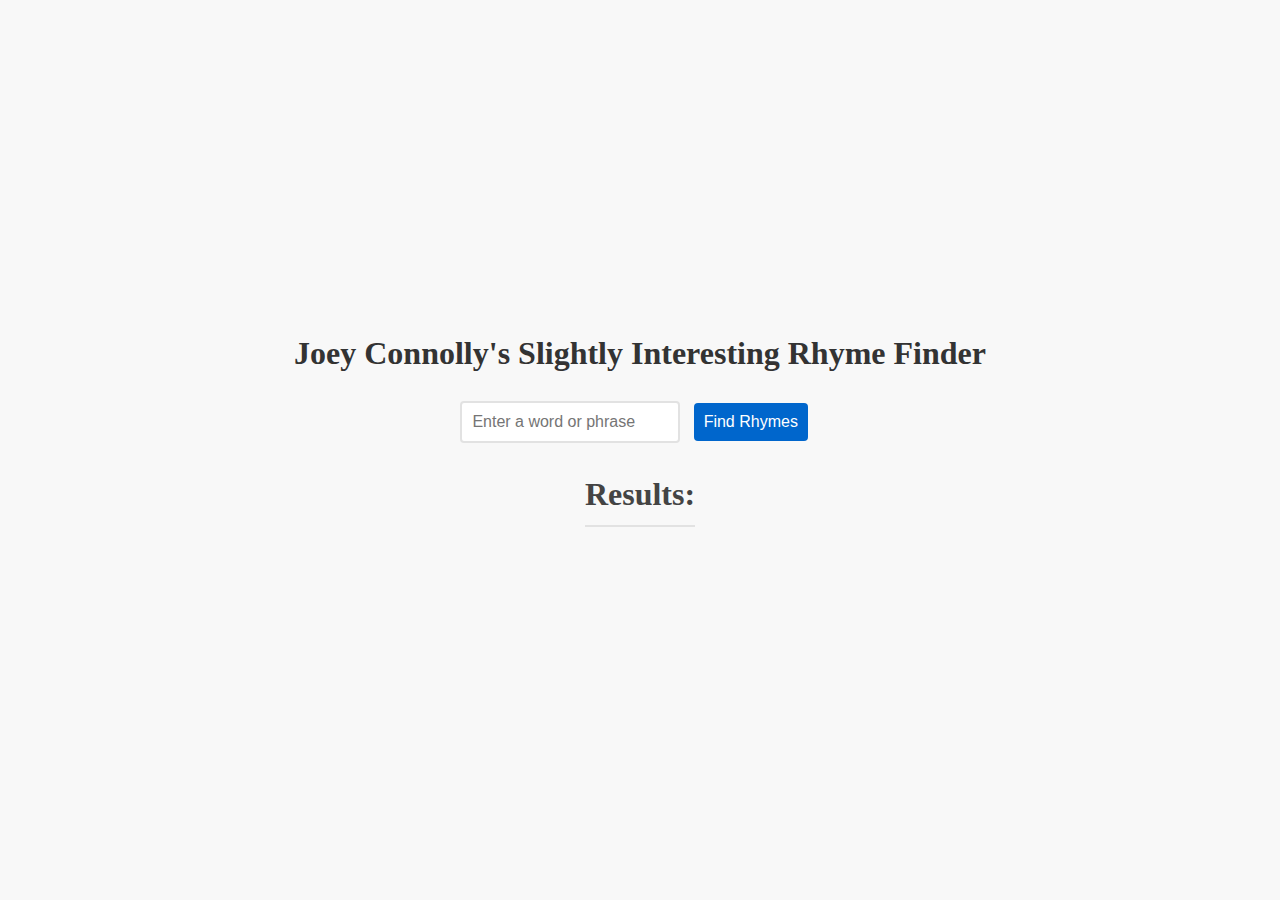
<file: index.html>
<!DOCTYPE html>
<html>
<head>
    <title>Joey Connolly's Slightly Interesting Rhyme Finder</title>
    <link rel="stylesheet" href="style.css">
</head>
<body>
    <h1>Joey Connolly's Slightly Interesting Rhyme Finder</h1>
    <form id="rhyme-form">
        <input type="text" id="input-word" placeholder="Enter a word or phrase" required>
        <button type="submit">Find Rhymes</button>
    </form>
    <h2>Results:</h2>
    <div id="results"></div>


    <br></br>
    <script src="script.js"></script>

</body>
</html>
</file>
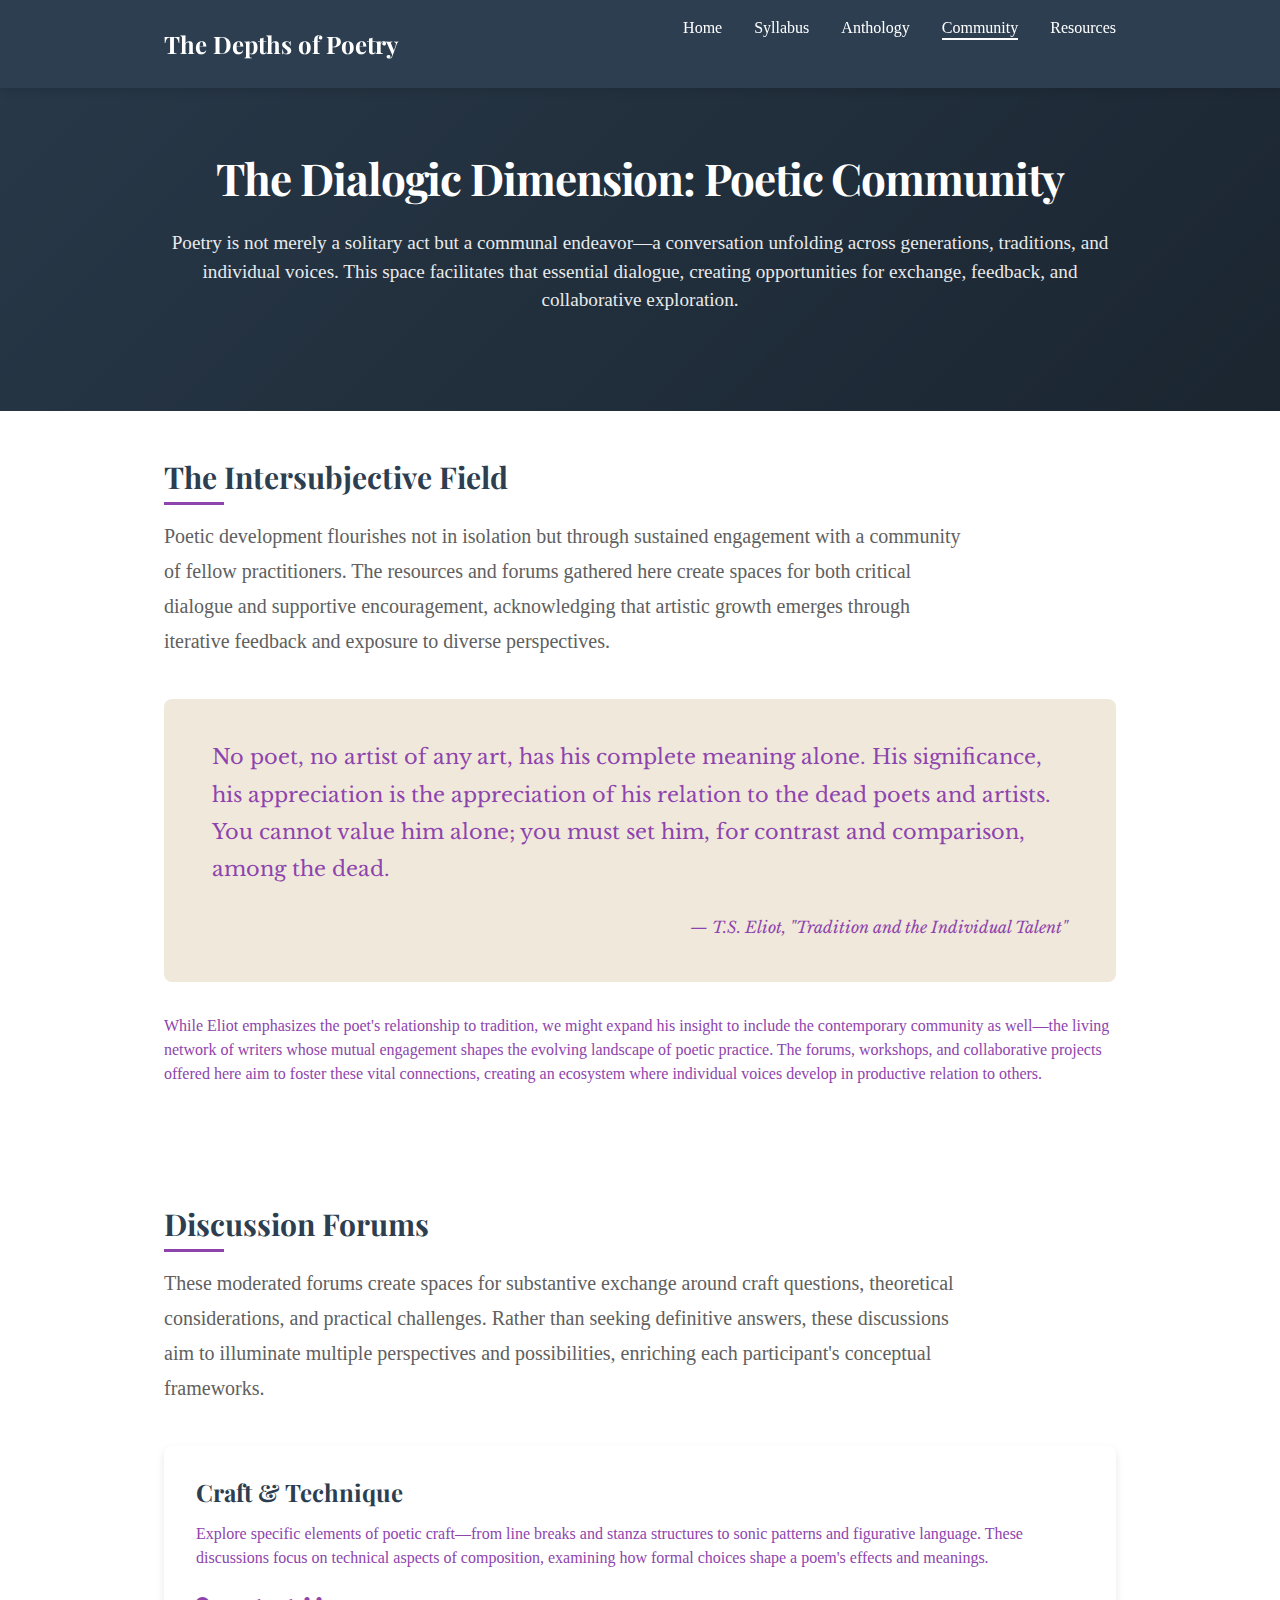
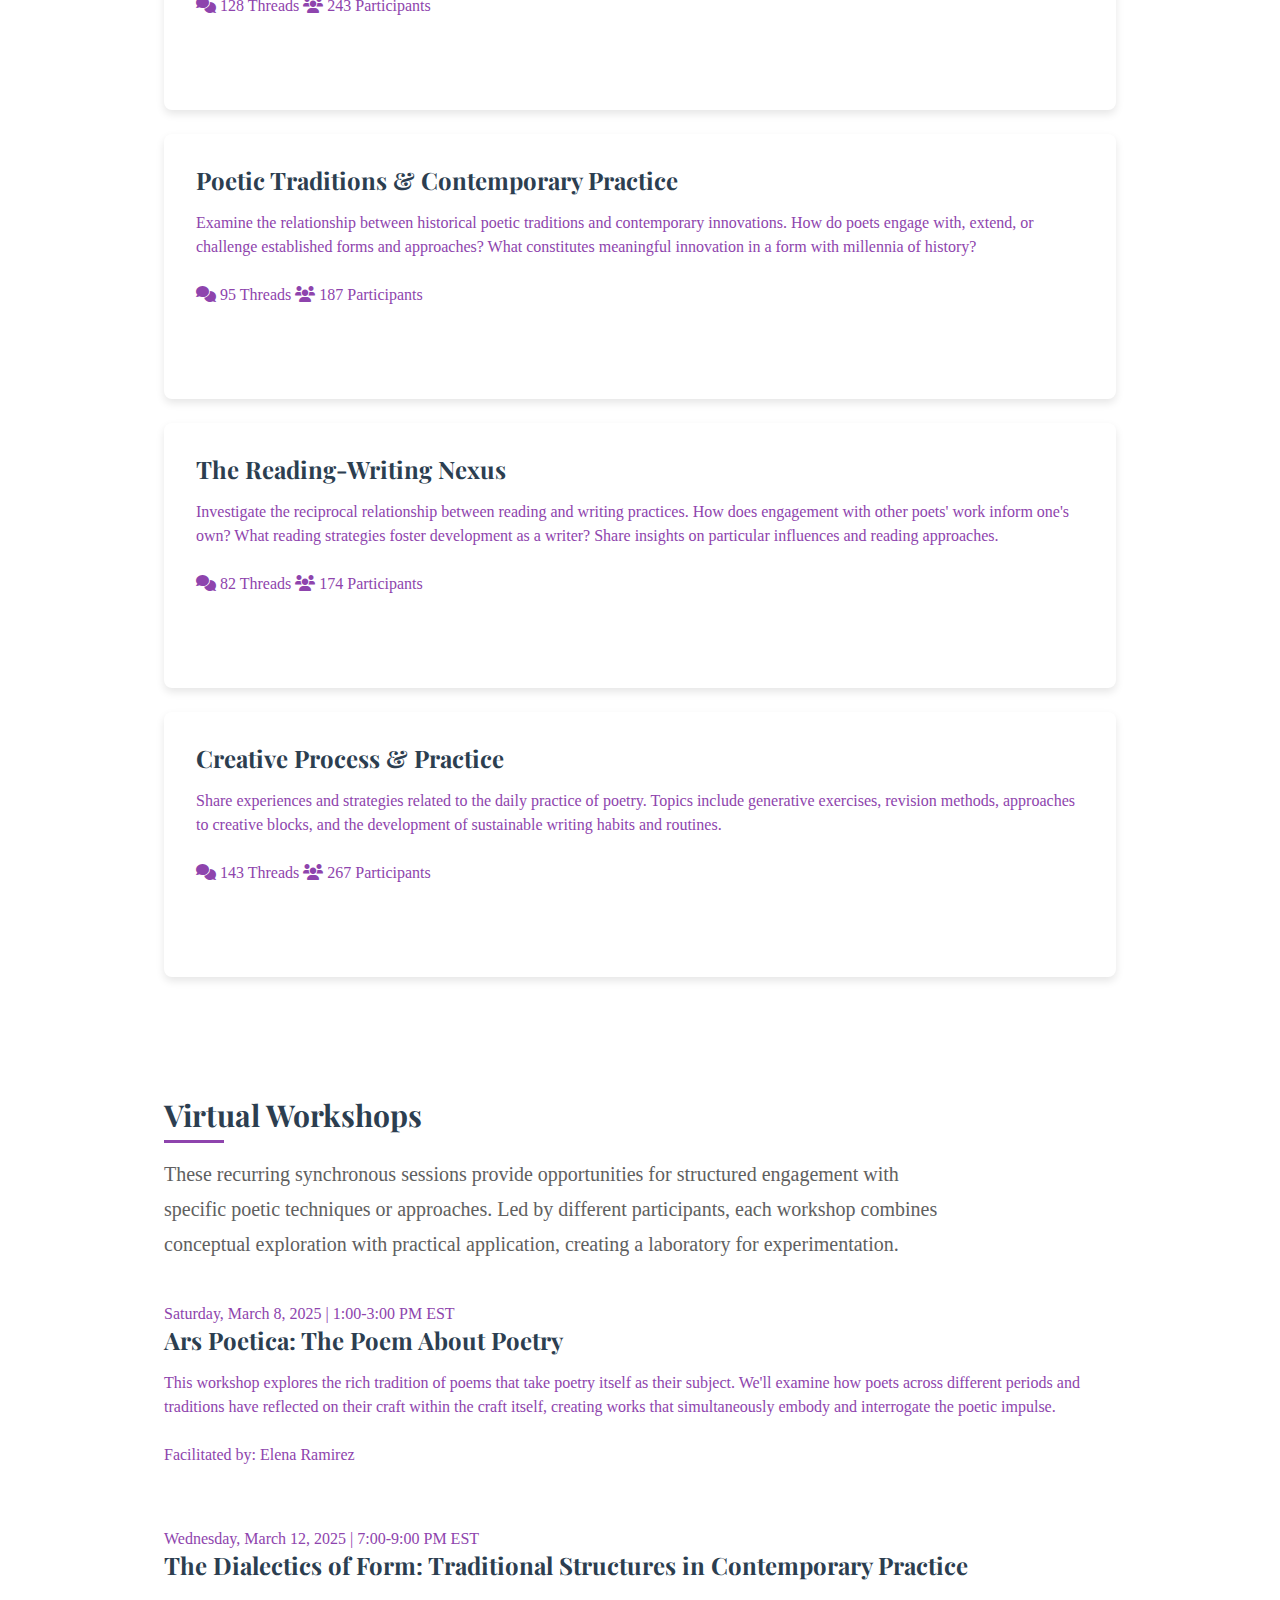
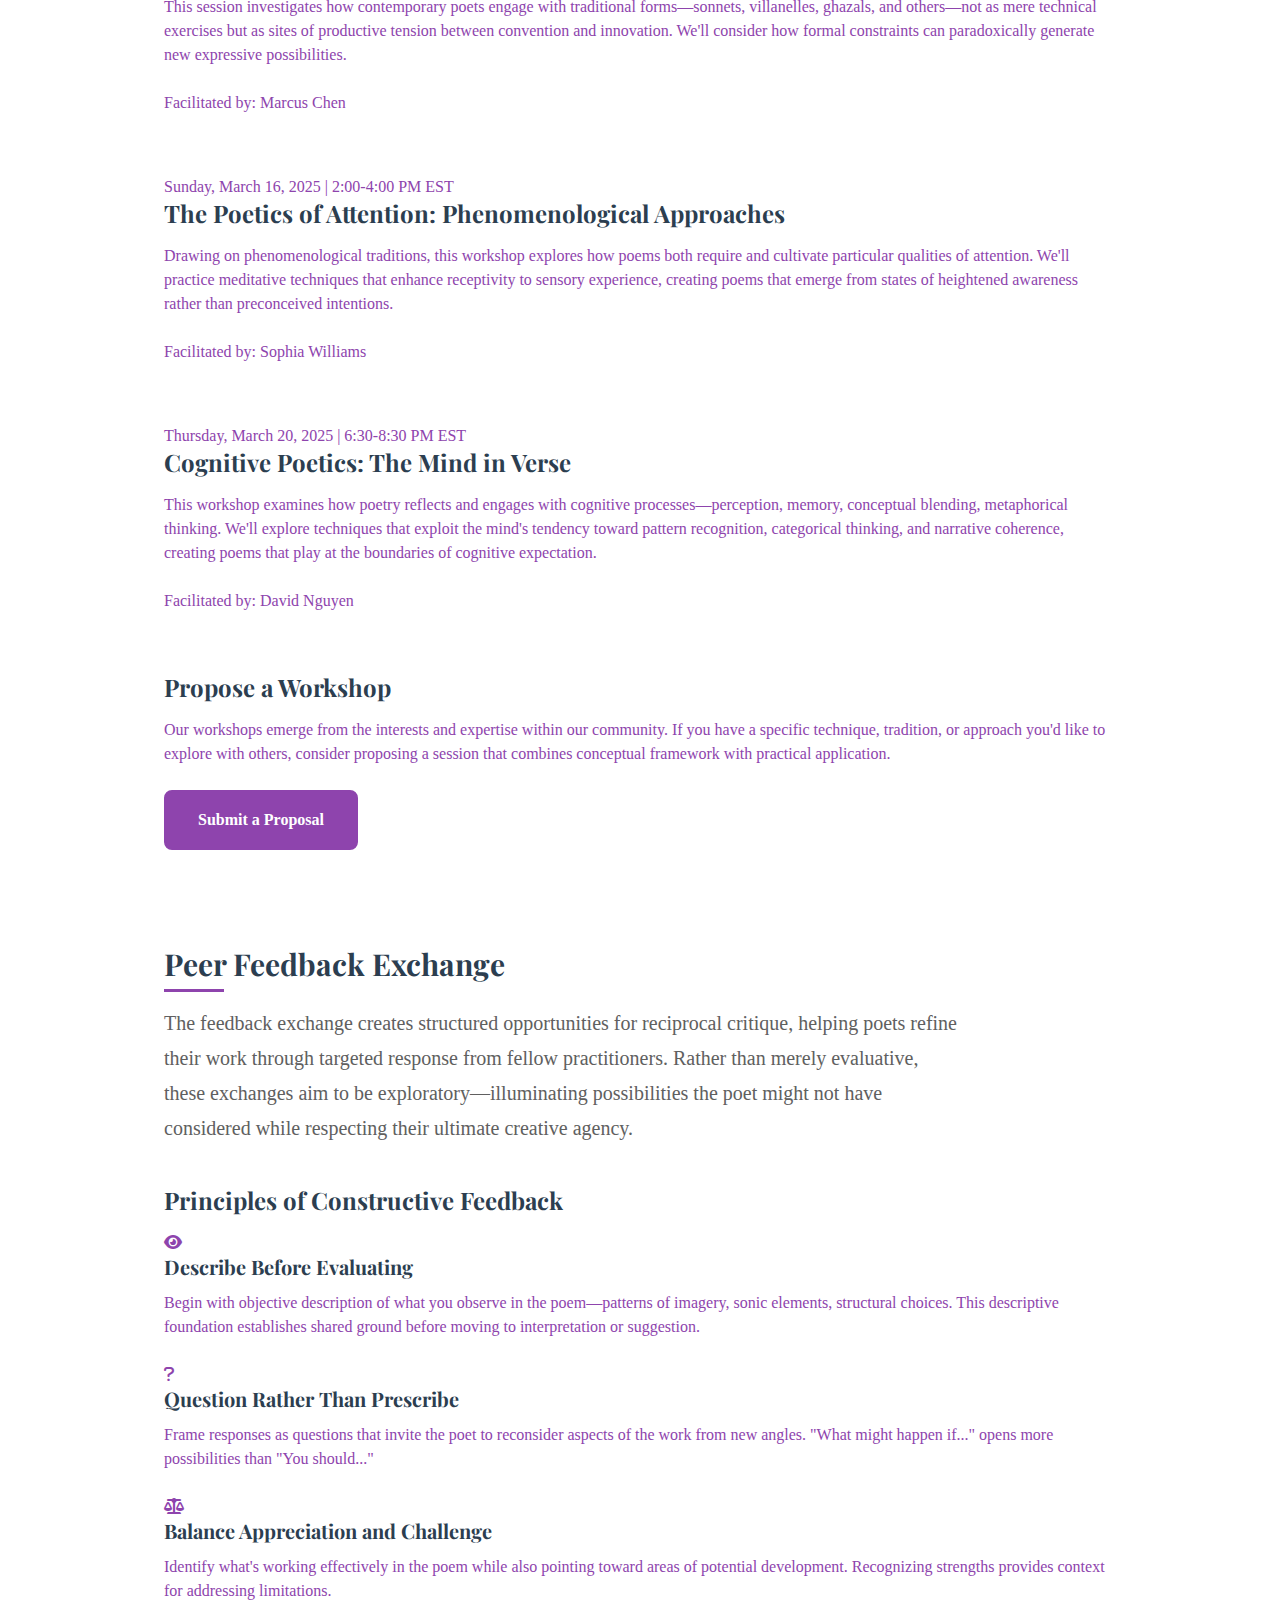
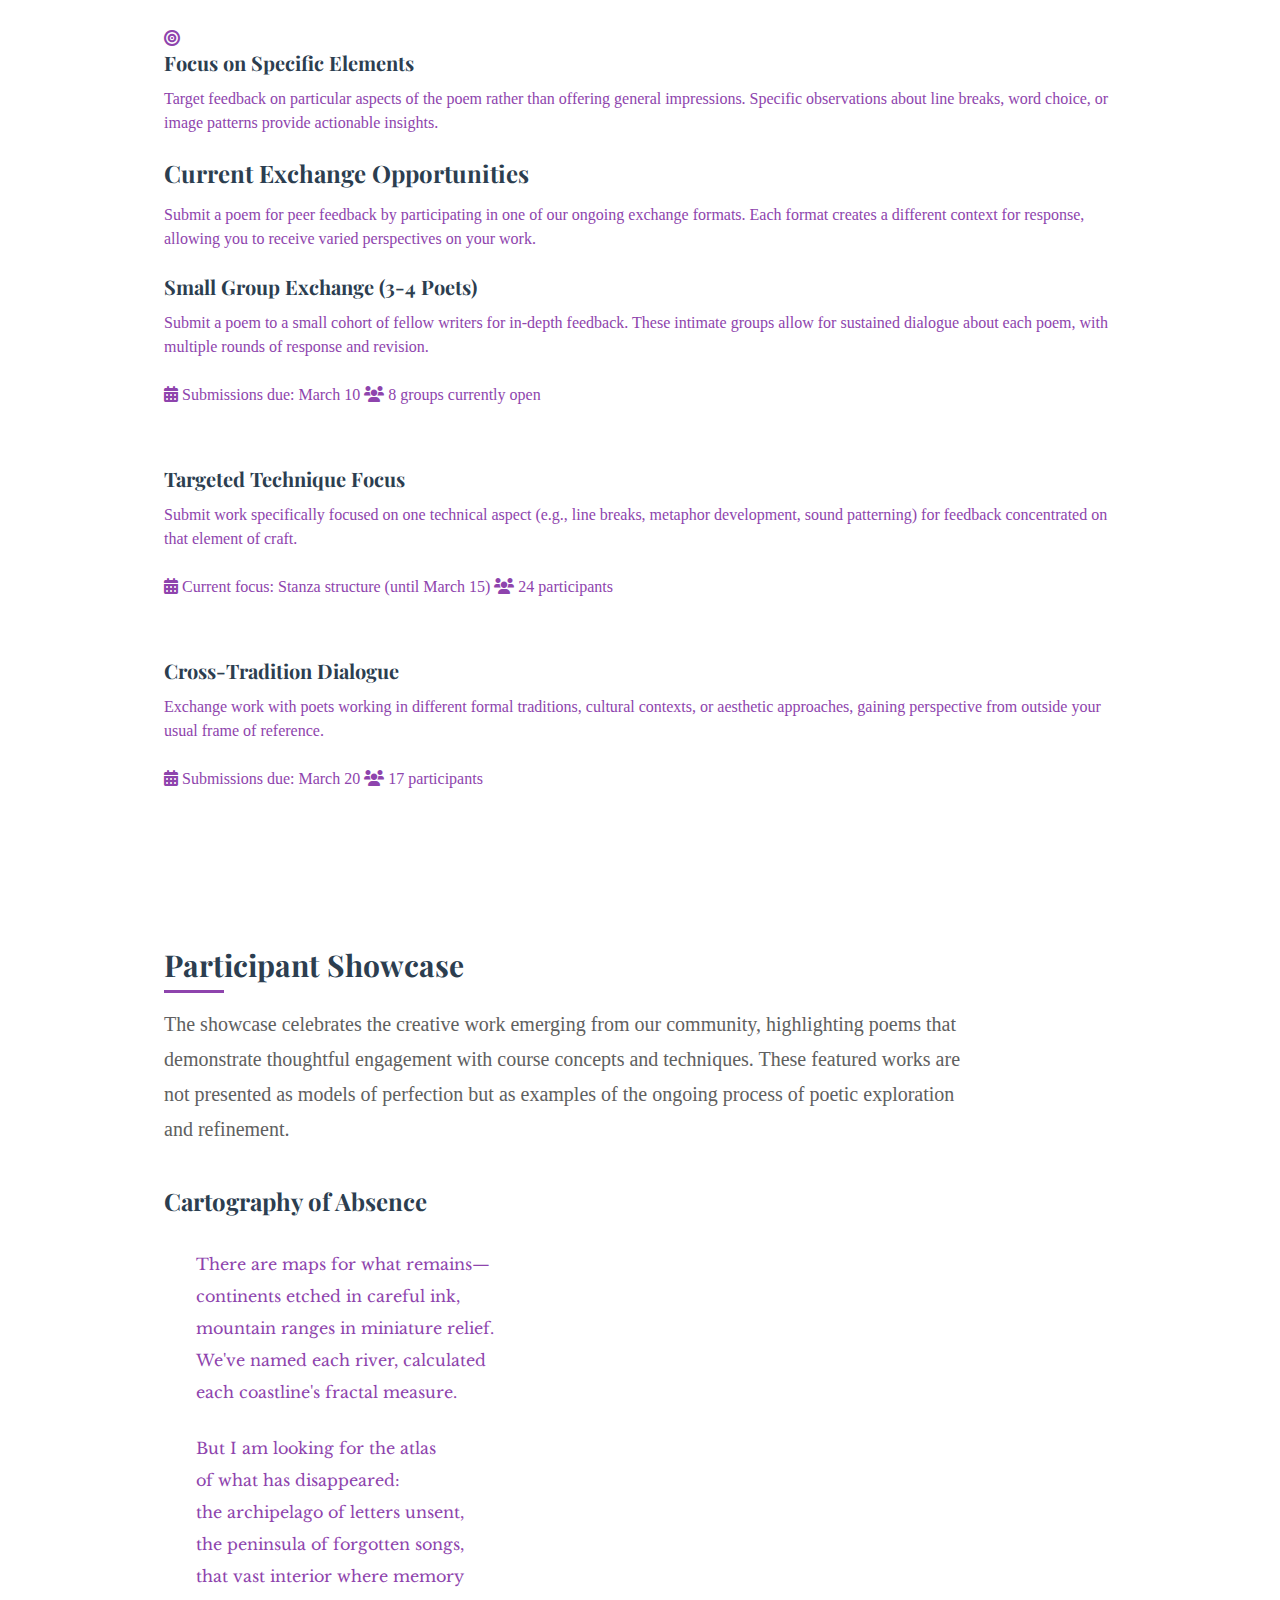
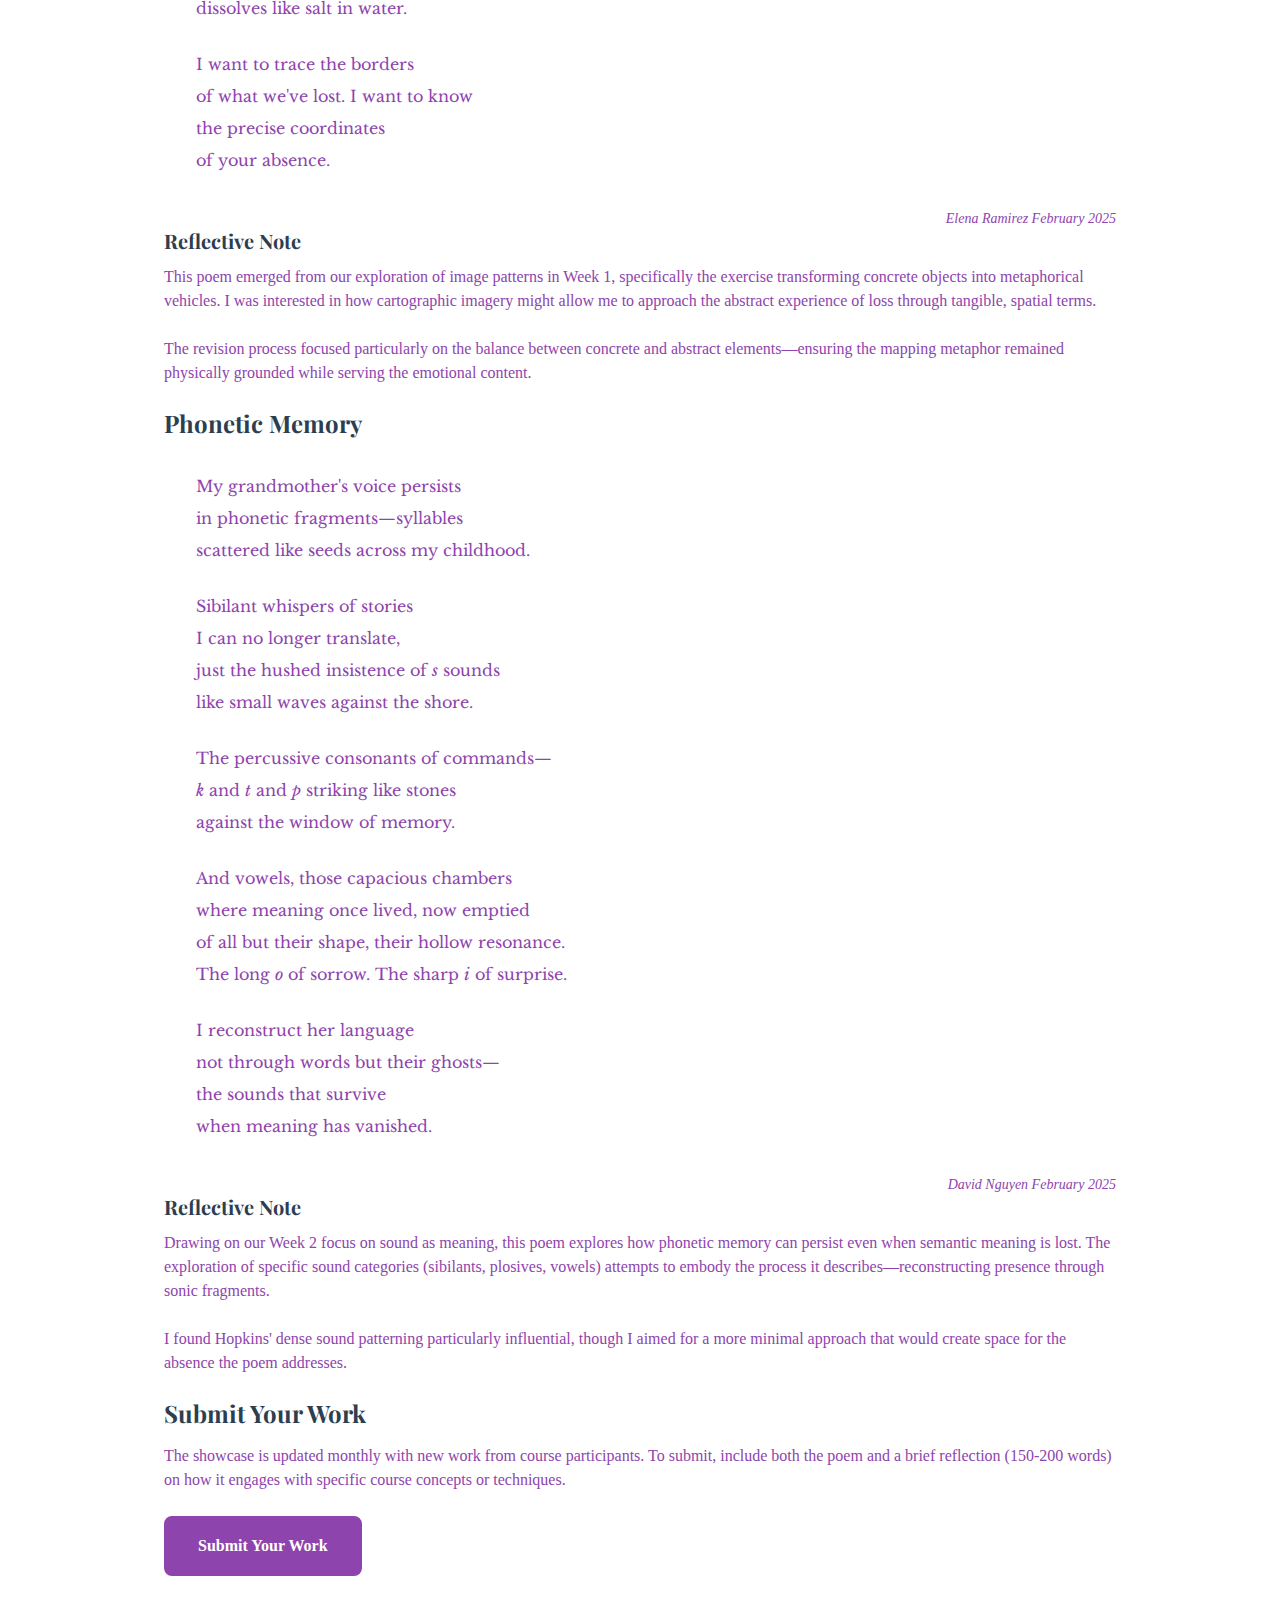
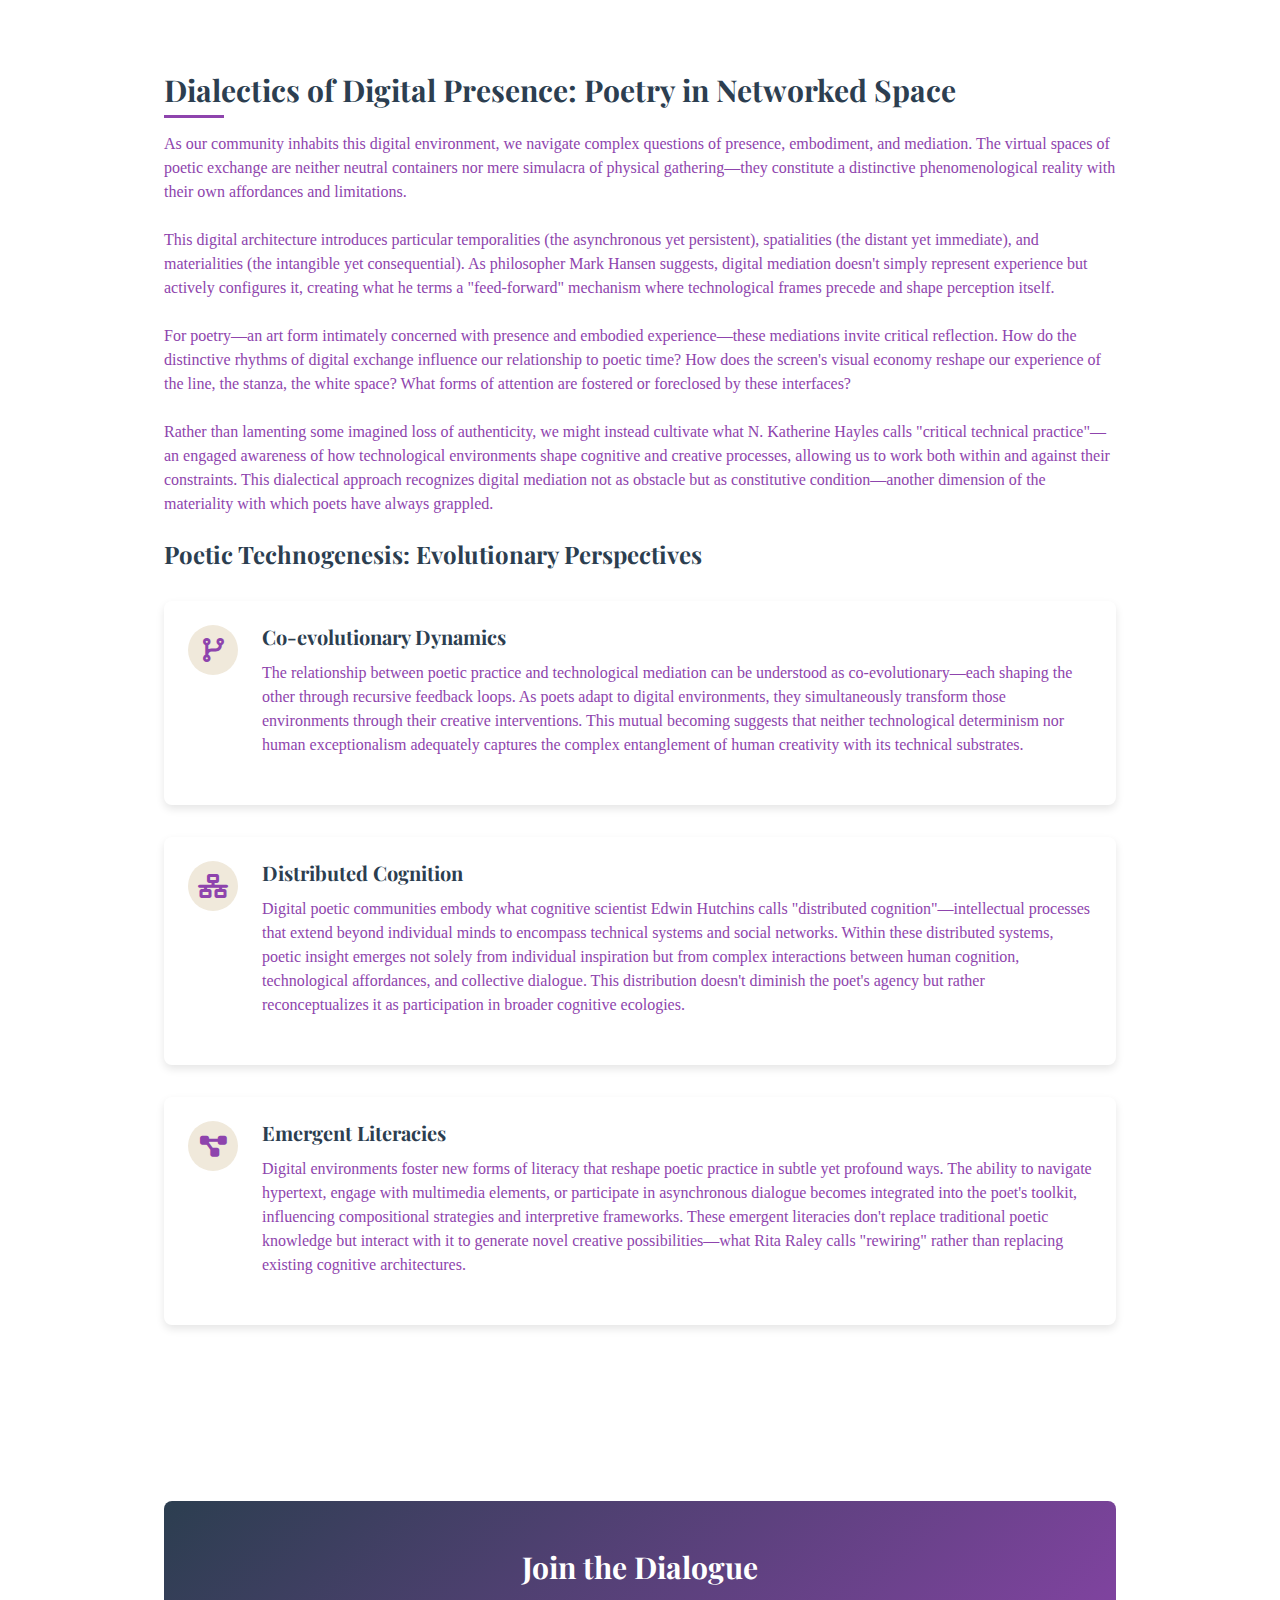
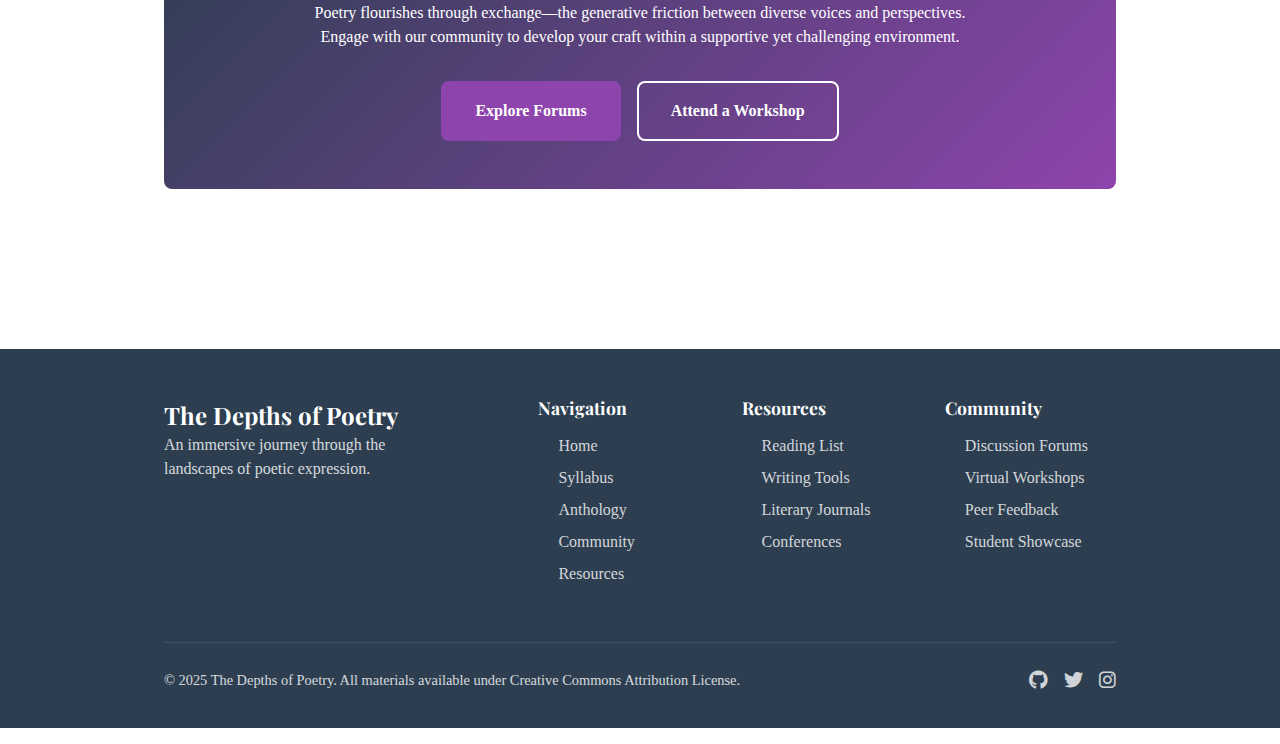
<file: community.html>
<!DOCTYPE html>
<html lang="en">
<head>
    <meta charset="UTF-8">
    <meta name="viewport" content="width=device-width, initial-scale=1.0">
    <title>Community | The Depths of Poetry</title>
    <link rel="stylesheet" href="styles/main.css">
    <link rel="stylesheet" href="styles/typography.css">
    <link rel="stylesheet" href="styles/responsive.css">
    <link rel="stylesheet" href="https://cdnjs.cloudflare.com/ajax/libs/font-awesome/6.0.0-beta3/css/all.min.css">
    <link rel="preconnect" href="https://fonts.googleapis.com">
    <link rel="preconnect" href="https://fonts.gstatic.com" crossorigin>
    <link href="https://fonts.googleapis.com/css2?family=Libre+Baskerville:ital,wght@0,400;0,700;1,400&family=Playfair+Display:ital,wght@0,400;0,700;1,400&display=swap" rel="stylesheet">
</head>
<body>
    <header>
        <div class="container header-container">
            <div class="logo">
                <a href="index.html">The Depths of Poetry</a>
            </div>
            <nav>
                <ul>
                    <li><a href="index.html">Home</a></li>
                    <li><a href="syllabus.html">Syllabus</a></li>
                    <li><a href="anthology.html">Anthology</a></li>
                    <li><a href="community.html" class="active">Community</a></li>
                    <li><a href="resources.html">Resources</a></li>
                </ul>
                <div class="mobile-menu-btn">
                    <i class="fas fa-bars"></i>
                </div>
            </nav>
        </div>
    </header>

    <div class="hero">
        <div class="container hero-content">
            <h1>The Dialogic Dimension: Poetic Community</h1>
            <p>Poetry is not merely a solitary act but a communal endeavor—a conversation unfolding across generations, traditions, and individual voices. This space facilitates that essential dialogue, creating opportunities for exchange, feedback, and collaborative exploration.</p>
        </div>
    </div>

    <main class="container">
        <section id="community-overview" class="section-padding">
            <h2 class="section-title">The Intersubjective Field</h2>
            <p class="section-intro">Poetic development flourishes not in isolation but through sustained engagement with a community of fellow practitioners. The resources and forums gathered here create spaces for both critical dialogue and supportive encouragement, acknowledging that artistic growth emerges through iterative feedback and exposure to diverse perspectives.</p>
            
            <div class="literary-quote">
                <p>No poet, no artist of any art, has his complete meaning alone. His significance, his appreciation is the appreciation of his relation to the dead poets and artists. You cannot value him alone; you must set him, for contrast and comparison, among the dead.</p>
                <div class="quote-attribution">— T.S. Eliot, "Tradition and the Individual Talent"</div>
            </div>
            
            <p>While Eliot emphasizes the poet's relationship to tradition, we might expand his insight to include the contemporary community as well—the living network of writers whose mutual engagement shapes the evolving landscape of poetic practice. The forums, workshops, and collaborative projects offered here aim to foster these vital connections, creating an ecosystem where individual voices develop in productive relation to others.</p>
        </section>

        <section id="forums" class="section-padding">
            <h2 class="section-title">Discussion Forums</h2>
            <p class="section-intro">These moderated forums create spaces for substantive exchange around craft questions, theoretical considerations, and practical challenges. Rather than seeking definitive answers, these discussions aim to illuminate multiple perspectives and possibilities, enriching each participant's conceptual frameworks.</p>
            
            <div class="community-card">
                <h3>Craft & Technique</h3>
                <p>Explore specific elements of poetic craft—from line breaks and stanza structures to sonic patterns and figurative language. These discussions focus on technical aspects of composition, examining how formal choices shape a poem's effects and meanings.</p>
                <div class="card-meta">
                    <span class="meta-item"><i class="fas fa-comments"></i> 128 Threads</span>
                    <span class="meta-item"><i class="fas fa-users"></i> 243 Participants</span>
                </div>
                <a href="#" class="btn secondary-btn forum-link">Join Discussion</a>
            </div>
            
            <div class="community-card">
                <h3>Poetic Traditions & Contemporary Practice</h3>
                <p>Examine the relationship between historical poetic traditions and contemporary innovations. How do poets engage with, extend, or challenge established forms and approaches? What constitutes meaningful innovation in a form with millennia of history?</p>
                <div class="card-meta">
                    <span class="meta-item"><i class="fas fa-comments"></i> 95 Threads</span>
                    <span class="meta-item"><i class="fas fa-users"></i> 187 Participants</span>
                </div>
                <a href="#" class="btn secondary-btn forum-link">Join Discussion</a>
            </div>
            
            <div class="community-card">
                <h3>The Reading-Writing Nexus</h3>
                <p>Investigate the reciprocal relationship between reading and writing practices. How does engagement with other poets' work inform one's own? What reading strategies foster development as a writer? Share insights on particular influences and reading approaches.</p>
                <div class="card-meta">
                    <span class="meta-item"><i class="fas fa-comments"></i> 82 Threads</span>
                    <span class="meta-item"><i class="fas fa-users"></i> 174 Participants</span>
                </div>
                <a href="#" class="btn secondary-btn forum-link">Join Discussion</a>
            </div>
            
            <div class="community-card">
                <h3>Creative Process & Practice</h3>
                <p>Share experiences and strategies related to the daily practice of poetry. Topics include generative exercises, revision methods, approaches to creative blocks, and the development of sustainable writing habits and routines.</p>
                <div class="card-meta">
                    <span class="meta-item"><i class="fas fa-comments"></i> 143 Threads</span>
                    <span class="meta-item"><i class="fas fa-users"></i> 267 Participants</span>
                </div>
                <a href="#" class="btn secondary-btn forum-link">Join Discussion</a>
            </div>
        </section>

        <section id="workshops" class="section-padding">
            <h2 class="section-title">Virtual Workshops</h2>
            <p class="section-intro">These recurring synchronous sessions provide opportunities for structured engagement with specific poetic techniques or approaches. Led by different participants, each workshop combines conceptual exploration with practical application, creating a laboratory for experimentation.</p>
            
            <div class="workshops-grid">
                <div class="workshop-card">
                    <div class="workshop-date">Saturday, March 8, 2025 | 1:00-3:00 PM EST</div>
                    <h3 class="workshop-title">Ars Poetica: The Poem About Poetry</h3>
                    <div class="workshop-description">
                        <p>This workshop explores the rich tradition of poems that take poetry itself as their subject. We'll examine how poets across different periods and traditions have reflected on their craft within the craft itself, creating works that simultaneously embody and interrogate the poetic impulse.</p>
                    </div>
                    <div class="workshop-facilitator">
                        <span class="facilitator-label">Facilitated by:</span>
                        <span class="facilitator-name">Elena Ramirez</span>
                    </div>
                    <a href="#" class="btn secondary-btn workshop-register">Register</a>
                </div>
                
                <div class="workshop-card">
                    <div class="workshop-date">Wednesday, March 12, 2025 | 7:00-9:00 PM EST</div>
                    <h3 class="workshop-title">The Dialectics of Form: Traditional Structures in Contemporary Practice</h3>
                    <div class="workshop-description">
                        <p>This session investigates how contemporary poets engage with traditional forms—sonnets, villanelles, ghazals, and others—not as mere technical exercises but as sites of productive tension between convention and innovation. We'll consider how formal constraints can paradoxically generate new expressive possibilities.</p>
                    </div>
                    <div class="workshop-facilitator">
                        <span class="facilitator-label">Facilitated by:</span>
                        <span class="facilitator-name">Marcus Chen</span>
                    </div>
                    <a href="#" class="btn secondary-btn workshop-register">Register</a>
                </div>
                
                <div class="workshop-card">
                    <div class="workshop-date">Sunday, March 16, 2025 | 2:00-4:00 PM EST</div>
                    <h3 class="workshop-title">The Poetics of Attention: Phenomenological Approaches</h3>
                    <div class="workshop-description">
                        <p>Drawing on phenomenological traditions, this workshop explores how poems both require and cultivate particular qualities of attention. We'll practice meditative techniques that enhance receptivity to sensory experience, creating poems that emerge from states of heightened awareness rather than preconceived intentions.</p>
                    </div>
                    <div class="workshop-facilitator">
                        <span class="facilitator-label">Facilitated by:</span>
                        <span class="facilitator-name">Sophia Williams</span>
                    </div>
                    <a href="#" class="btn secondary-btn workshop-register">Register</a>
                </div>
                
                <div class="workshop-card">
                    <div class="workshop-date">Thursday, March 20, 2025 | 6:30-8:30 PM EST</div>
                    <h3 class="workshop-title">Cognitive Poetics: The Mind in Verse</h3>
                    <div class="workshop-description">
                        <p>This workshop examines how poetry reflects and engages with cognitive processes—perception, memory, conceptual blending, metaphorical thinking. We'll explore techniques that exploit the mind's tendency toward pattern recognition, categorical thinking, and narrative coherence, creating poems that play at the boundaries of cognitive expectation.</p>
                    </div>
                    <div class="workshop-facilitator">
                        <span class="facilitator-label">Facilitated by:</span>
                        <span class="facilitator-name">David Nguyen</span>
                    </div>
                    <a href="#" class="btn secondary-btn workshop-register">Register</a>
                </div>
            </div>
            
            <div class="workshop-proposal">
                <h3>Propose a Workshop</h3>
                <p>Our workshops emerge from the interests and expertise within our community. If you have a specific technique, tradition, or approach you'd like to explore with others, consider proposing a session that combines conceptual framework with practical application.</p>
                <a href="#" class="btn primary-btn proposal-btn">Submit a Proposal</a>
            </div>
        </section>

        <section id="feedback" class="section-padding">
            <h2 class="section-title">Peer Feedback Exchange</h2>
            <p class="section-intro">The feedback exchange creates structured opportunities for reciprocal critique, helping poets refine their work through targeted response from fellow practitioners. Rather than merely evaluative, these exchanges aim to be exploratory—illuminating possibilities the poet might not have considered while respecting their ultimate creative agency.</p>
            
            <div class="feedback-principles">
                <h3>Principles of Constructive Feedback</h3>
                <div class="principles-grid">
                    <div class="principle-card">
                        <div class="principle-icon"><i class="fas fa-eye"></i></div>
                        <h4>Describe Before Evaluating</h4>
                        <p>Begin with objective description of what you observe in the poem—patterns of imagery, sonic elements, structural choices. This descriptive foundation establishes shared ground before moving to interpretation or suggestion.</p>
                    </div>
                    
                    <div class="principle-card">
                        <div class="principle-icon"><i class="fas fa-question"></i></div>
                        <h4>Question Rather Than Prescribe</h4>
                        <p>Frame responses as questions that invite the poet to reconsider aspects of the work from new angles. "What might happen if..." opens more possibilities than "You should..."</p>
                    </div>
                    
                    <div class="principle-card">
                        <div class="principle-icon"><i class="fas fa-balance-scale"></i></div>
                        <h4>Balance Appreciation and Challenge</h4>
                        <p>Identify what's working effectively in the poem while also pointing toward areas of potential development. Recognizing strengths provides context for addressing limitations.</p>
                    </div>
                    
                    <div class="principle-card">
                        <div class="principle-icon"><i class="fas fa-bullseye"></i></div>
                        <h4>Focus on Specific Elements</h4>
                        <p>Target feedback on particular aspects of the poem rather than offering general impressions. Specific observations about line breaks, word choice, or image patterns provide actionable insights.</p>
                    </div>
                </div>
            </div>
            
            <div class="feedback-exchange">
                <h3>Current Exchange Opportunities</h3>
                <p>Submit a poem for peer feedback by participating in one of our ongoing exchange formats. Each format creates a different context for response, allowing you to receive varied perspectives on your work.</p>
                
                <div class="exchange-options">
                    <div class="exchange-card">
                        <h4>Small Group Exchange (3-4 Poets)</h4>
                        <p>Submit a poem to a small cohort of fellow writers for in-depth feedback. These intimate groups allow for sustained dialogue about each poem, with multiple rounds of response and revision.</p>
                        <div class="exchange-meta">
                            <span class="meta-item"><i class="fas fa-calendar-alt"></i> Submissions due: March 10</span>
                            <span class="meta-item"><i class="fas fa-users"></i> 8 groups currently open</span>
                        </div>
                        <a href="#" class="btn secondary-btn exchange-join">Join Exchange</a>
                    </div>
                    
                    <div class="exchange-card">
                        <h4>Targeted Technique Focus</h4>
                        <p>Submit work specifically focused on one technical aspect (e.g., line breaks, metaphor development, sound patterning) for feedback concentrated on that element of craft.</p>
                        <div class="exchange-meta">
                            <span class="meta-item"><i class="fas fa-calendar-alt"></i> Current focus: Stanza structure (until March 15)</span>
                            <span class="meta-item"><i class="fas fa-users"></i> 24 participants</span>
                        </div>
                        <a href="#" class="btn secondary-btn exchange-join">Join Exchange</a>
                    </div>
                    
                    <div class="exchange-card">
                        <h4>Cross-Tradition Dialogue</h4>
                        <p>Exchange work with poets working in different formal traditions, cultural contexts, or aesthetic approaches, gaining perspective from outside your usual frame of reference.</p>
                        <div class="exchange-meta">
                            <span class="meta-item"><i class="fas fa-calendar-alt"></i> Submissions due: March 20</span>
                            <span class="meta-item"><i class="fas fa-users"></i> 17 participants</span>
                        </div>
                        <a href="#" class="btn secondary-btn exchange-join">Join Exchange</a>
                    </div>
                </div>
            </div>
        </section>
        
        <section id="showcase" class="section-padding">
            <h2 class="section-title">Participant Showcase</h2>
            <p class="section-intro">The showcase celebrates the creative work emerging from our community, highlighting poems that demonstrate thoughtful engagement with course concepts and techniques. These featured works are not presented as models of perfection but as examples of the ongoing process of poetic exploration and refinement.</p>
            
            <div class="showcase-grid">
                <div class="showcase-card">
                    <div class="showcase-poem">
                        <h3 class="poem-title">Cartography of Absence</h3>
                        <div class="poem-text">
                            <p>There are maps for what remains—<br>
                            continents etched in careful ink,<br>
                            mountain ranges in miniature relief.<br>
                            We've named each river, calculated<br>
                            each coastline's fractal measure.</p>

                            <p>But I am looking for the atlas<br>
                            of what has disappeared:<br>
                            the archipelago of letters unsent,<br>
                            the peninsula of forgotten songs,<br>
                            that vast interior where memory<br>
                            dissolves like salt in water.</p>

                            <p>I want to trace the borders<br>
                            of what we've lost. I want to know<br>
                            the precise coordinates<br>
                            of your absence.</p>
                        </div>
                        <div class="poem-attribution">
                            <span class="poet-name">Elena Ramirez</span>
                            <span class="poem-date">February 2025</span>
                        </div>
                    </div>
                    <div class="showcase-reflection">
                        <h4>Reflective Note</h4>
                        <p>This poem emerged from our exploration of image patterns in Week 1, specifically the exercise transforming concrete objects into metaphorical vehicles. I was interested in how cartographic imagery might allow me to approach the abstract experience of loss through tangible, spatial terms.</p>
                        <p>The revision process focused particularly on the balance between concrete and abstract elements—ensuring the mapping metaphor remained physically grounded while serving the emotional content.</p>
                    </div>
                </div>
                
                <div class="showcase-card">
                    <div class="showcase-poem">
                        <h3 class="poem-title">Phonetic Memory</h3>
                        <div class="poem-text">
                            <p>My grandmother's voice persists<br>
                            in phonetic fragments—syllables<br>
                            scattered like seeds across my childhood.</p>

                            <p>Sibilant whispers of stories<br>
                            I can no longer translate,<br>
                            just the hushed insistence of <i>s</i> sounds<br>
                            like small waves against the shore.</p>

                            <p>The percussive consonants of commands—<br>
                            <i>k</i> and <i>t</i> and <i>p</i> striking like stones<br>
                            against the window of memory.</p>

                            <p>And vowels, those capacious chambers<br>
                            where meaning once lived, now emptied<br>
                            of all but their shape, their hollow resonance.<br>
                            The long <i>o</i> of sorrow. The sharp <i>i</i> of surprise.</p>

                            <p>I reconstruct her language<br>
                            not through words but their ghosts—<br>
                            the sounds that survive<br>
                            when meaning has vanished.</p>
                        </div>
                        <div class="poem-attribution">
                            <span class="poet-name">David Nguyen</span>
                            <span class="poem-date">February 2025</span>
                        </div>
                    </div>
                    <div class="showcase-reflection">
                        <h4>Reflective Note</h4>
                        <p>Drawing on our Week 2 focus on sound as meaning, this poem explores how phonetic memory can persist even when semantic meaning is lost. The exploration of specific sound categories (sibilants, plosives, vowels) attempts to embody the process it describes—reconstructing presence through sonic fragments.</p>
                        <p>I found Hopkins' dense sound patterning particularly influential, though I aimed for a more minimal approach that would create space for the absence the poem addresses.</p>
                    </div>
                </div>
            </div>
            
            <div class="showcase-submission">
                <h3>Submit Your Work</h3>
                <p>The showcase is updated monthly with new work from course participants. To submit, include both the poem and a brief reflection (150-200 words) on how it engages with specific course concepts or techniques.</p>
                <a href="#" class="btn primary-btn submission-btn">Submit Your Work</a>
            </div>
        </section>
        
        <section id="technological-mediation" class="section-padding">
            <h2 class="section-title">Dialectics of Digital Presence: Poetry in Networked Space</h2>
            
            <div class="philosophical-reflection">
                <p>As our community inhabits this digital environment, we navigate complex questions of presence, embodiment, and mediation. The virtual spaces of poetic exchange are neither neutral containers nor mere simulacra of physical gathering—they constitute a distinctive phenomenological reality with their own affordances and limitations.</p>
                
                <p>This digital architecture introduces particular temporalities (the asynchronous yet persistent), spatialities (the distant yet immediate), and materialities (the intangible yet consequential). As philosopher Mark Hansen suggests, digital mediation doesn't simply represent experience but actively configures it, creating what he terms a "feed-forward" mechanism where technological frames precede and shape perception itself.</p>
                
                <p>For poetry—an art form intimately concerned with presence and embodied experience—these mediations invite critical reflection. How do the distinctive rhythms of digital exchange influence our relationship to poetic time? How does the screen's visual economy reshape our experience of the line, the stanza, the white space? What forms of attention are fostered or foreclosed by these interfaces?</p>
                
                <p>Rather than lamenting some imagined loss of authenticity, we might instead cultivate what N. Katherine Hayles calls "critical technical practice"—an engaged awareness of how technological environments shape cognitive and creative processes, allowing us to work both within and against their constraints. This dialectical approach recognizes digital mediation not as obstacle but as constitutive condition—another dimension of the materiality with which poets have always grappled.</p>
            </div>
            
            <div class="technogenesis-exploration">
                <h3>Poetic Technogenesis: Evolutionary Perspectives</h3>
                
                <div class="approach-container">
                    <div class="approach-item">
                        <div class="approach-icon"><i class="fas fa-code-branch"></i></div>
                        <div class="approach-content">
                            <h4>Co-evolutionary Dynamics</h4>
                            <p>The relationship between poetic practice and technological mediation can be understood as co-evolutionary—each shaping the other through recursive feedback loops. As poets adapt to digital environments, they simultaneously transform those environments through their creative interventions. This mutual becoming suggests that neither technological determinism nor human exceptionalism adequately captures the complex entanglement of human creativity with its technical substrates.</p>
                        </div>
                    </div>
                    
                    <div class="approach-item">
                        <div class="approach-icon"><i class="fas fa-network-wired"></i></div>
                        <div class="approach-content">
                            <h4>Distributed Cognition</h4>
                            <p>Digital poetic communities embody what cognitive scientist Edwin Hutchins calls "distributed cognition"—intellectual processes that extend beyond individual minds to encompass technical systems and social networks. Within these distributed systems, poetic insight emerges not solely from individual inspiration but from complex interactions between human cognition, technological affordances, and collective dialogue. This distribution doesn't diminish the poet's agency but rather reconceptualizes it as participation in broader cognitive ecologies.</p>
                        </div>
                    </div>
                    
                    <div class="approach-item">
                        <div class="approach-icon"><i class="fas fa-project-diagram"></i></div>
                        <div class="approach-content">
                            <h4>Emergent Literacies</h4>
                            <p>Digital environments foster new forms of literacy that reshape poetic practice in subtle yet profound ways. The ability to navigate hypertext, engage with multimedia elements, or participate in asynchronous dialogue becomes integrated into the poet's toolkit, influencing compositional strategies and interpretive frameworks. These emergent literacies don't replace traditional poetic knowledge but interact with it to generate novel creative possibilities—what Rita Raley calls "rewiring" rather than replacing existing cognitive architectures.</p>
                        </div>
                    </div>
                </div>
            </div>
        </section>

        <section id="cta" class="section-padding">
            <div class="cta-container">
                <h2>Join the Dialogue</h2>
                <p>Poetry flourishes through exchange—the generative friction between diverse voices and perspectives. Engage with our community to develop your craft within a supportive yet challenging environment.</p>
                <div class="cta-buttons">
                    <a href="#forums" class="btn primary-btn">Explore Forums</a>
                    <a href="#workshops" class="btn secondary-btn">Attend a Workshop</a>
                </div>
            </div>
        </section>
    </main>

    <footer>
        <div class="container">
            <div class="footer-content">
                <div class="footer-logo">
                    <div class="logo">The Depths of Poetry</div>
                    <p>An immersive journey through the landscapes of poetic expression.</p>
                </div>
                <div class="footer-nav">
                    <h4>Navigation</h4>
                    <ul>
                        <li><a href="index.html">Home</a></li>
                        <li><a href="syllabus.html">Syllabus</a></li>
                        <li><a href="anthology.html">Anthology</a></li>
                        <li><a href="community.html">Community</a></li>
                        <li><a href="resources.html">Resources</a></li>
                    </ul>
                </div>
                <div class="footer-resources">
                    <h4>Resources</h4>
                    <ul>
                        <li><a href="resources.html#reading-list">Reading List</a></li>
                        <li><a href="resources.html#writing-tools">Writing Tools</a></li>
                        <li><a href="resources.html#literary-journals">Literary Journals</a></li>
                        <li><a href="resources.html#conferences">Conferences</a></li>
                    </ul>
                </div>
                <div class="footer-community">
                    <h4>Community</h4>
                    <ul>
                        <li><a href="community.html#forums">Discussion Forums</a></li>
                        <li><a href="community.html#workshops">Virtual Workshops</a></li>
                        <li><a href="community.html#feedback">Peer Feedback</a></li>
                        <li><a href="community.html#showcase">Student Showcase</a></li>
                    </ul>
                </div>
            </div>
            <div class="footer-bottom">
                <div class="copyright">
                    &copy; 2025 The Depths of Poetry. All materials available under Creative Commons Attribution License.
                </div>
                <div class="footer-social">
                    <a href="#"><i class="fab fa-github"></i></a>
                    <a href="#"><i class="fab fa-twitter"></i></a>
                    <a href="#"><i class="fab fa-instagram"></i></a>
                </div>
            </div>
        </div>
    </footer>

    <script src="scripts/navigation.js"></script>
    <script src="scripts/interactivity.js"></script>
</body>
</html>
</file>
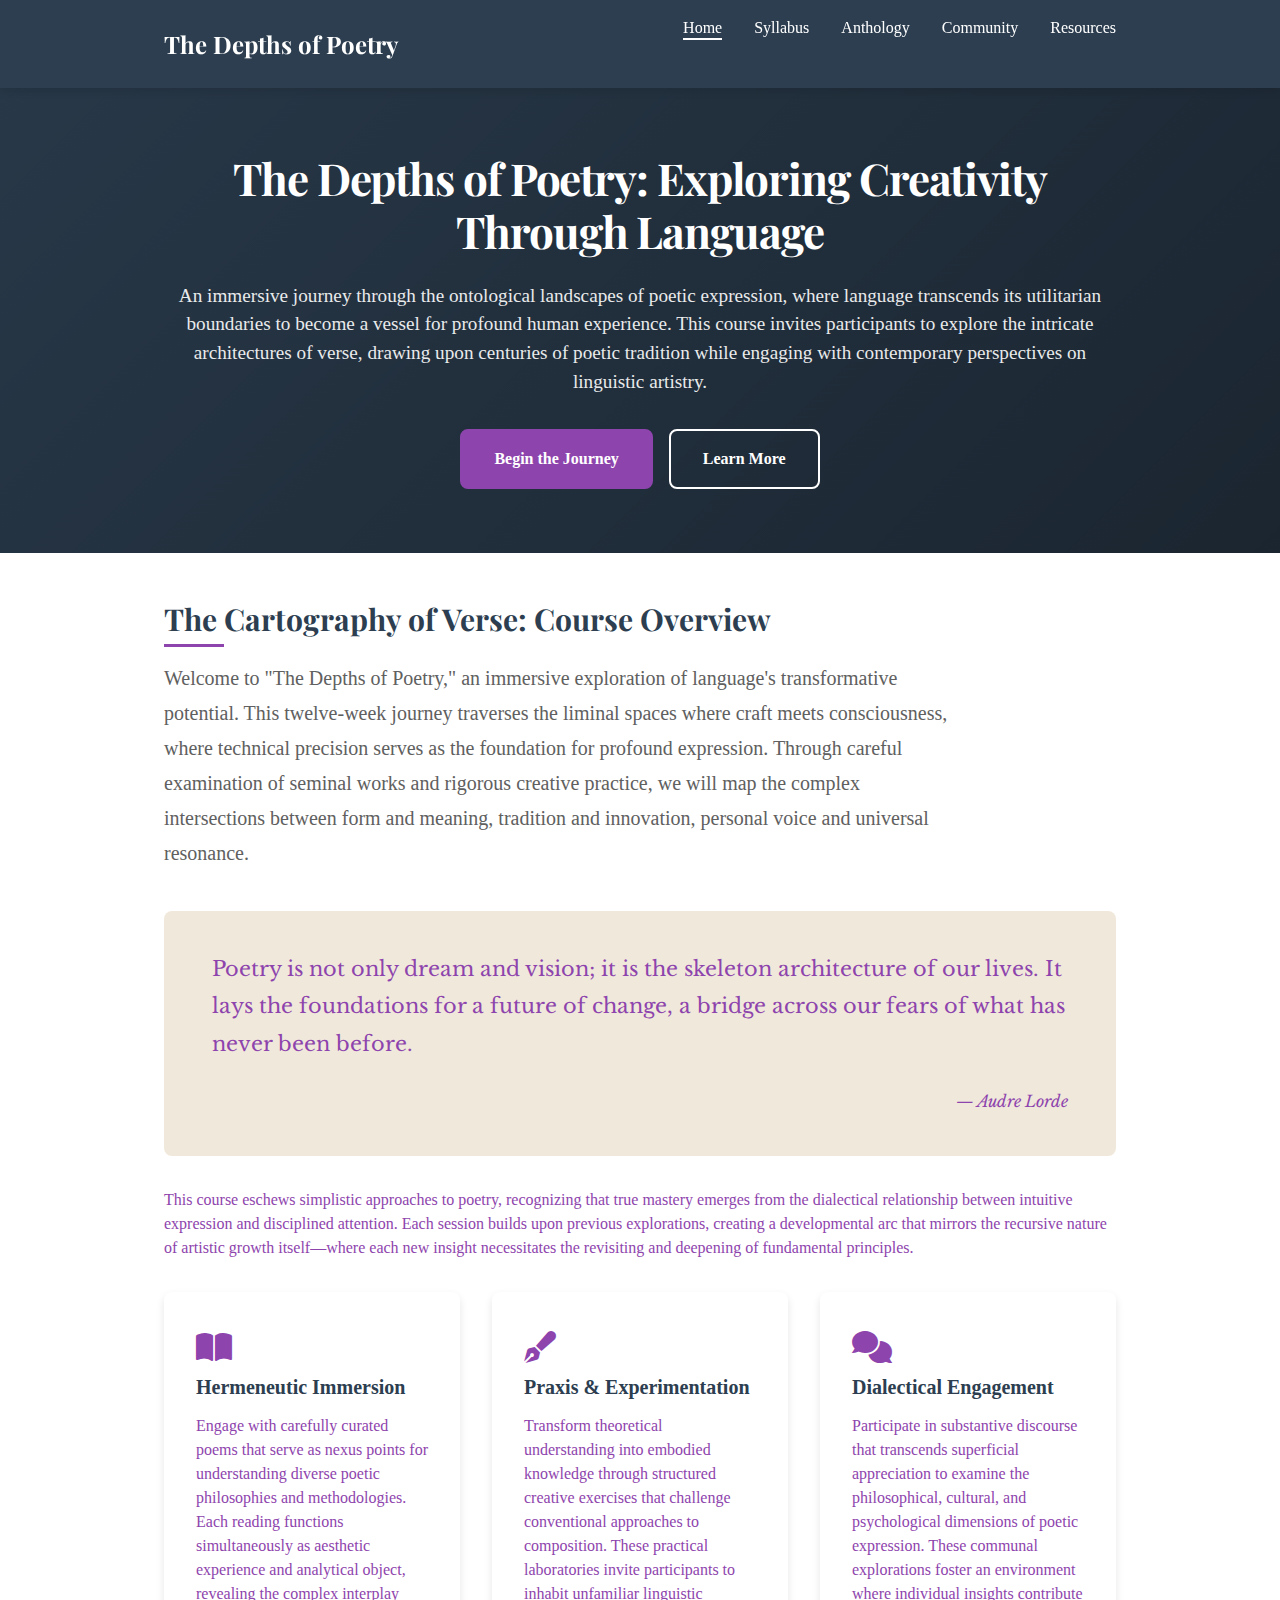
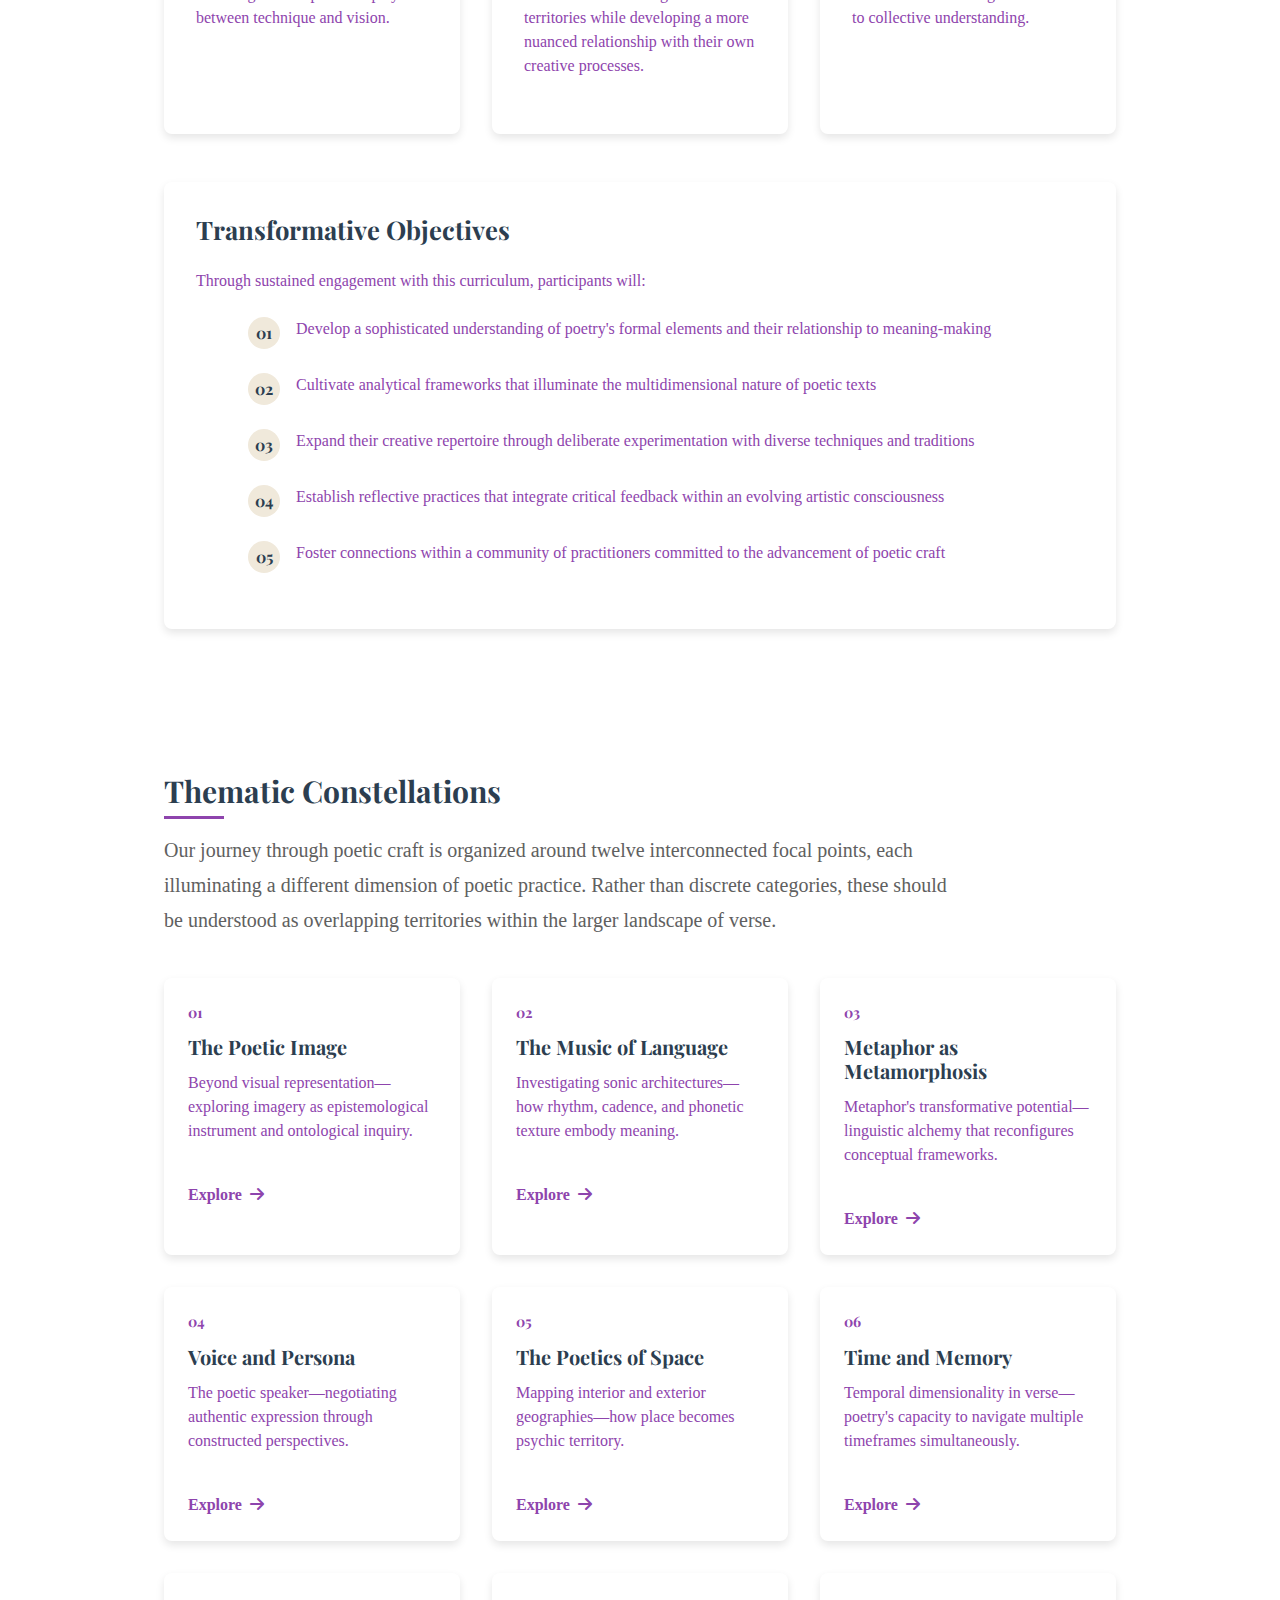
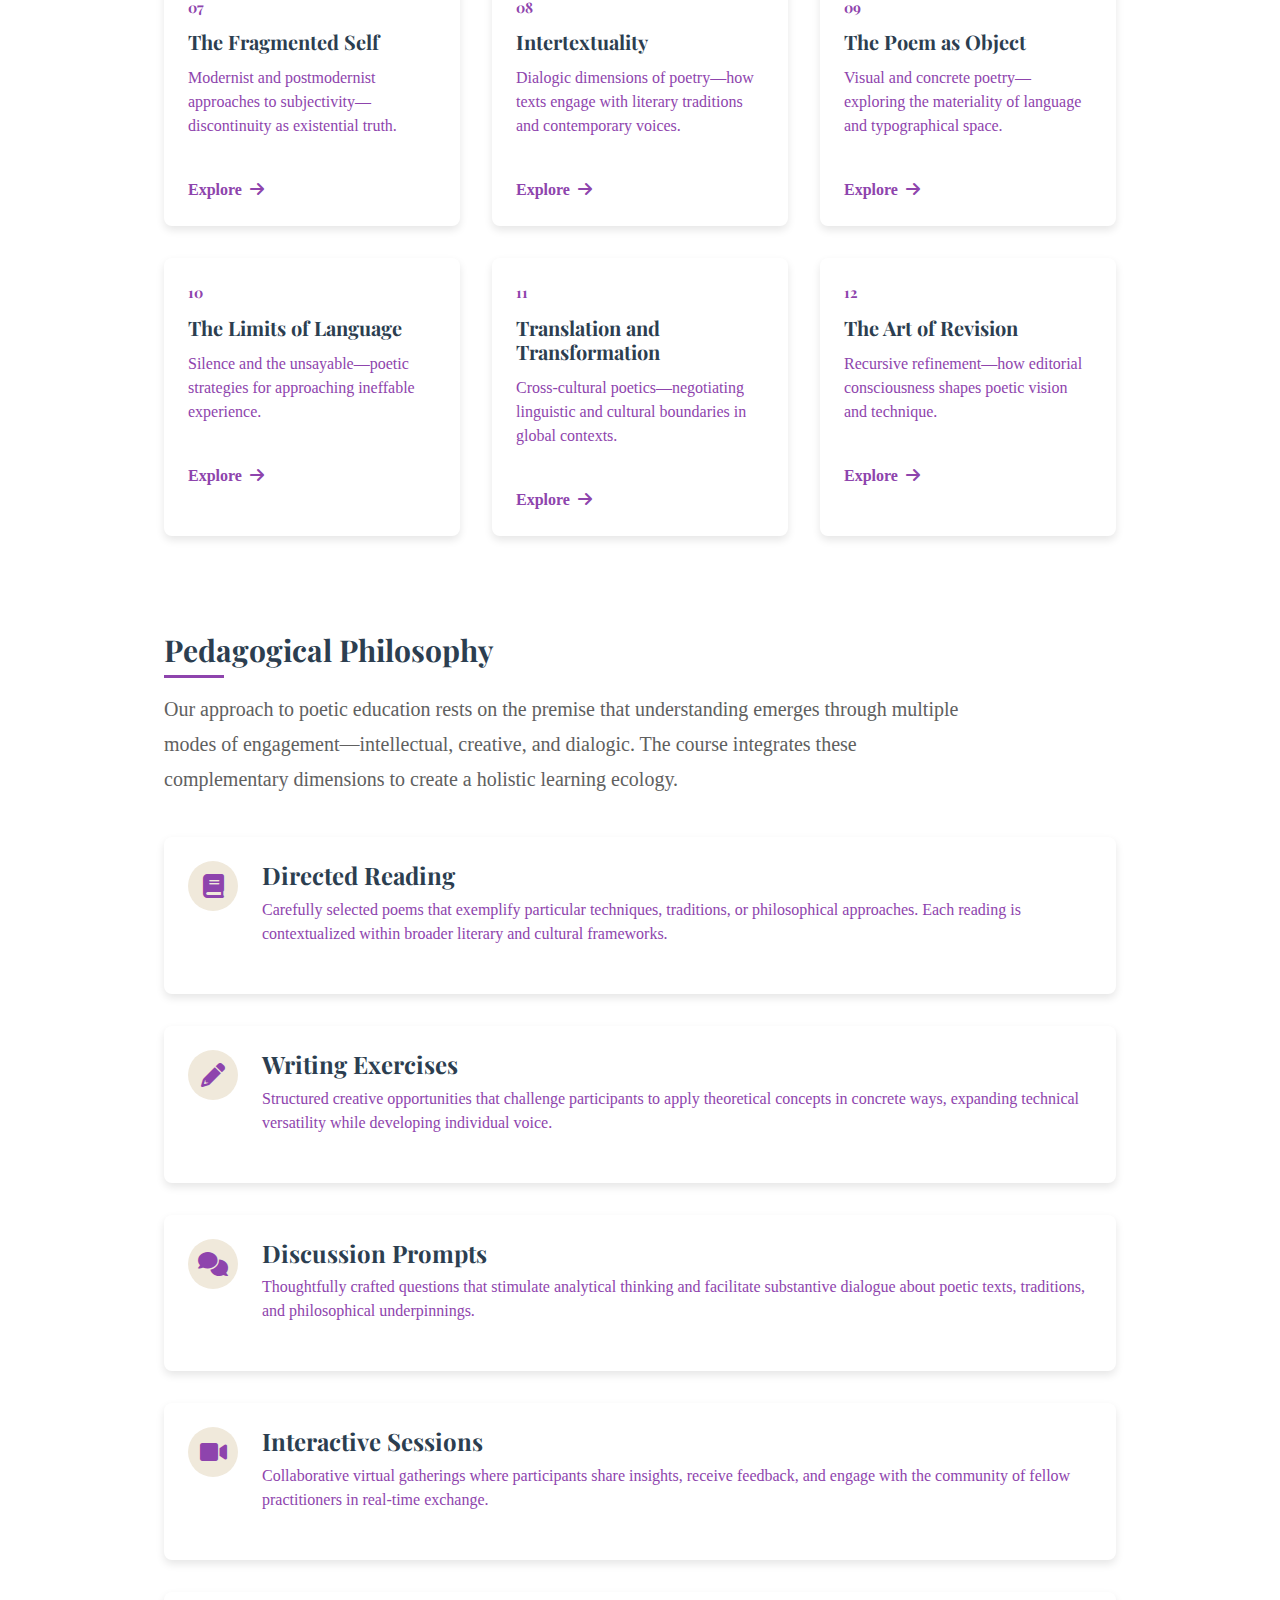
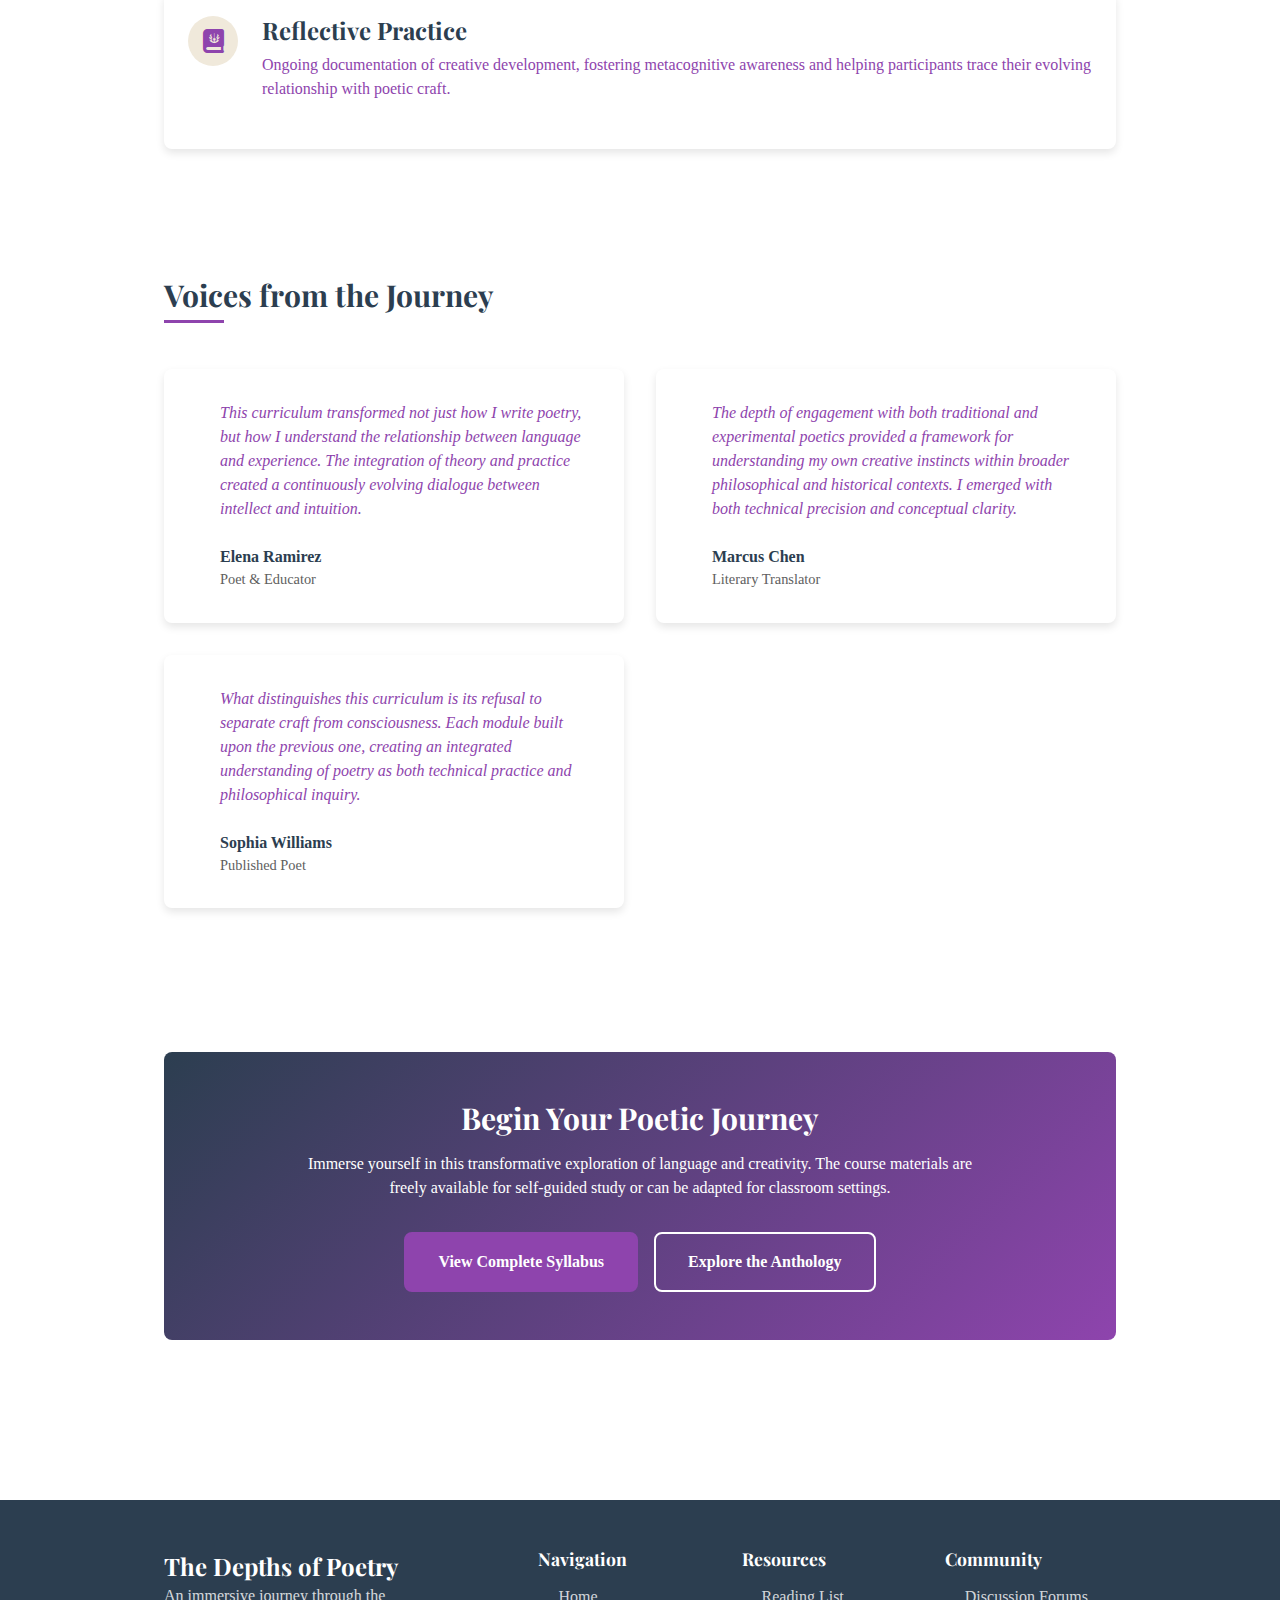
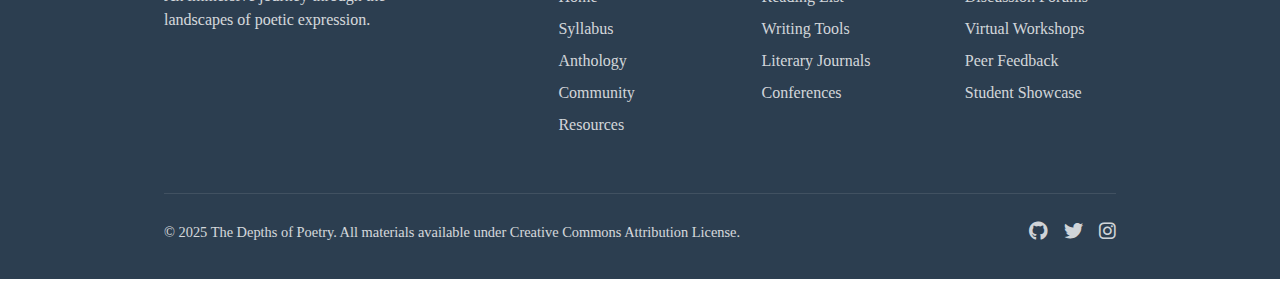
<file: course.html>
<!DOCTYPE html>
<html lang="en">
<head>
    <meta charset="UTF-8">
    <meta name="viewport" content="width=device-width, initial-scale=1.0">
    <title>The Depths of Poetry: Exploring Creativity Through Language</title>
    <link rel="stylesheet" href="styles/main.css">
    <link rel="stylesheet" href="styles/typography.css">
    <link rel="stylesheet" href="styles/responsive.css">
    <link rel="stylesheet" href="https://cdnjs.cloudflare.com/ajax/libs/font-awesome/6.0.0-beta3/css/all.min.css">
    <link rel="preconnect" href="https://fonts.googleapis.com">
    <link rel="preconnect" href="https://fonts.gstatic.com" crossorigin>
    <link href="https://fonts.googleapis.com/css2?family=Libre+Baskerville:ital,wght@0,400;0,700;1,400&family=Playfair+Display:ital,wght@0,400;0,700;1,400&display=swap" rel="stylesheet">
</head>
<body>
    <header>
        <div class="container header-container">
            <div class="logo">
                <a href="index.html">The Depths of Poetry</a>
            </div>
            <nav>
                <ul>
                    <li><a href="index.html" class="active">Home</a></li>
                    <li><a href="syllabus.html">Syllabus</a></li>
                    <li><a href="anthology.html">Anthology</a></li>
                    <li><a href="community.html">Community</a></li>
                    <li><a href="resources.html">Resources</a></li>
                </ul>
                <div class="mobile-menu-btn">
                    <i class="fas fa-bars"></i>
                </div>
            </nav>
        </div>
    </header>

    <div class="hero">
        <div class="container hero-content">
            <h1>The Depths of Poetry: Exploring Creativity Through Language</h1>
            <p>An immersive journey through the ontological landscapes of poetic expression, where language transcends its utilitarian boundaries to become a vessel for profound human experience. This course invites participants to explore the intricate architectures of verse, drawing upon centuries of poetic tradition while engaging with contemporary perspectives on linguistic artistry.</p>
            <div class="hero-cta">
                <a href="syllabus.html" class="btn primary-btn">Begin the Journey</a>
                <a href="#overview" class="btn secondary-btn">Learn More</a>
            </div>
        </div>
    </div>

    <main class="container">
        <section id="overview" class="section-padding">
            <h2 class="section-title">The Cartography of Verse: Course Overview</h2>
            <p class="section-intro">Welcome to "The Depths of Poetry," an immersive exploration of language's transformative potential. This twelve-week journey traverses the liminal spaces where craft meets consciousness, where technical precision serves as the foundation for profound expression. Through careful examination of seminal works and rigorous creative practice, we will map the complex intersections between form and meaning, tradition and innovation, personal voice and universal resonance.</p>
            
            <div class="literary-quote">
                <p>Poetry is not only dream and vision; it is the skeleton architecture of our lives. It lays the foundations for a future of change, a bridge across our fears of what has never been before.</p>
                <div class="quote-attribution">— Audre Lorde</div>
            </div>
            
            <p>This course eschews simplistic approaches to poetry, recognizing that true mastery emerges from the dialectical relationship between intuitive expression and disciplined attention. Each session builds upon previous explorations, creating a developmental arc that mirrors the recursive nature of artistic growth itself—where each new insight necessitates the revisiting and deepening of fundamental principles.</p>
            
            <div class="course-overview">
                <div class="overview-card">
                    <div class="card-content">
                        <div class="card-icon"><i class="fas fa-book-open"></i></div>
                        <div class="card-title">Hermeneutic Immersion</div>
                        <p>Engage with carefully curated poems that serve as nexus points for understanding diverse poetic philosophies and methodologies. Each reading functions simultaneously as aesthetic experience and analytical object, revealing the complex interplay between technique and vision.</p>
                    </div>
                </div>
                <div class="overview-card">
                    <div class="card-content">
                        <div class="card-icon"><i class="fas fa-pen-fancy"></i></div>
                        <div class="card-title">Praxis & Experimentation</div>
                        <p>Transform theoretical understanding into embodied knowledge through structured creative exercises that challenge conventional approaches to composition. These practical laboratories invite participants to inhabit unfamiliar linguistic territories while developing a more nuanced relationship with their own creative processes.</p>
                    </div>
                </div>
                <div class="overview-card">
                    <div class="card-content">
                        <div class="card-icon"><i class="fas fa-comments"></i></div>
                        <div class="card-title">Dialectical Engagement</div>
                        <p>Participate in substantive discourse that transcends superficial appreciation to examine the philosophical, cultural, and psychological dimensions of poetic expression. These communal explorations foster an environment where individual insights contribute to collective understanding.</p>
                    </div>
                </div>
            </div>
            
            <div class="course-objectives">
                <h3>Transformative Objectives</h3>
                <p>Through sustained engagement with this curriculum, participants will:</p>
                <ul>
                    <li><span class="objective-marker">01</span> Develop a sophisticated understanding of poetry's formal elements and their relationship to meaning-making</li>
                    <li><span class="objective-marker">02</span> Cultivate analytical frameworks that illuminate the multidimensional nature of poetic texts</li>
                    <li><span class="objective-marker">03</span> Expand their creative repertoire through deliberate experimentation with diverse techniques and traditions</li>
                    <li><span class="objective-marker">04</span> Establish reflective practices that integrate critical feedback within an evolving artistic consciousness</li>
                    <li><span class="objective-marker">05</span> Foster connections within a community of practitioners committed to the advancement of poetic craft</li>
                </ul>
            </div>
        </section>

        <section id="course-highlights" class="section-padding">
            <h2 class="section-title">Thematic Constellations</h2>
            <p class="section-intro">Our journey through poetic craft is organized around twelve interconnected focal points, each illuminating a different dimension of poetic practice. Rather than discrete categories, these should be understood as overlapping territories within the larger landscape of verse.</p>
            
            <div class="highlights-grid">
                <div class="highlight-card">
                    <div class="card-number">01</div>
                    <h4>The Poetic Image</h4>
                    <p>Beyond visual representation—exploring imagery as epistemological instrument and ontological inquiry.</p>
                    <a href="syllabus.html#week1" class="card-link">Explore <i class="fas fa-arrow-right"></i></a>
                </div>
                <div class="highlight-card">
                    <div class="card-number">02</div>
                    <h4>The Music of Language</h4>
                    <p>Investigating sonic architectures—how rhythm, cadence, and phonetic texture embody meaning.</p>
                    <a href="syllabus.html#week2" class="card-link">Explore <i class="fas fa-arrow-right"></i></a>
                </div>
                <div class="highlight-card">
                    <div class="card-number">03</div>
                    <h4>Metaphor as Metamorphosis</h4>
                    <p>Metaphor's transformative potential—linguistic alchemy that reconfigures conceptual frameworks.</p>
                    <a href="syllabus.html#week3" class="card-link">Explore <i class="fas fa-arrow-right"></i></a>
                </div>
                <div class="highlight-card">
                    <div class="card-number">04</div>
                    <h4>Voice and Persona</h4>
                    <p>The poetic speaker—negotiating authentic expression through constructed perspectives.</p>
                    <a href="syllabus.html#week4" class="card-link">Explore <i class="fas fa-arrow-right"></i></a>
                </div>
                <div class="highlight-card">
                    <div class="card-number">05</div>
                    <h4>The Poetics of Space</h4>
                    <p>Mapping interior and exterior geographies—how place becomes psychic territory.</p>
                    <a href="syllabus.html#week5" class="card-link">Explore <i class="fas fa-arrow-right"></i></a>
                </div>
                <div class="highlight-card">
                    <div class="card-number">06</div>
                    <h4>Time and Memory</h4>
                    <p>Temporal dimensionality in verse—poetry's capacity to navigate multiple timeframes simultaneously.</p>
                    <a href="syllabus.html#week6" class="card-link">Explore <i class="fas fa-arrow-right"></i></a>
                </div>
                <div class="highlight-card">
                    <div class="card-number">07</div>
                    <h4>The Fragmented Self</h4>
                    <p>Modernist and postmodernist approaches to subjectivity—discontinuity as existential truth.</p>
                    <a href="syllabus.html#week7" class="card-link">Explore <i class="fas fa-arrow-right"></i></a>
                </div>
                <div class="highlight-card">
                    <div class="card-number">08</div>
                    <h4>Intertextuality</h4>
                    <p>Dialogic dimensions of poetry—how texts engage with literary traditions and contemporary voices.</p>
                    <a href="syllabus.html#week8" class="card-link">Explore <i class="fas fa-arrow-right"></i></a>
                </div>
                <div class="highlight-card">
                    <div class="card-number">09</div>
                    <h4>The Poem as Object</h4>
                    <p>Visual and concrete poetry—exploring the materiality of language and typographical space.</p>
                    <a href="syllabus.html#week9" class="card-link">Explore <i class="fas fa-arrow-right"></i></a>
                </div>
                <div class="highlight-card">
                    <div class="card-number">10</div>
                    <h4>The Limits of Language</h4>
                    <p>Silence and the unsayable—poetic strategies for approaching ineffable experience.</p>
                    <a href="syllabus.html#week10" class="card-link">Explore <i class="fas fa-arrow-right"></i></a>
                </div>
                <div class="highlight-card">
                    <div class="card-number">11</div>
                    <h4>Translation and Transformation</h4>
                    <p>Cross-cultural poetics—negotiating linguistic and cultural boundaries in global contexts.</p>
                    <a href="syllabus.html#week11" class="card-link">Explore <i class="fas fa-arrow-right"></i></a>
                </div>
                <div class="highlight-card">
                    <div class="card-number">12</div>
                    <h4>The Art of Revision</h4>
                    <p>Recursive refinement—how editorial consciousness shapes poetic vision and technique.</p>
                    <a href="syllabus.html#week12" class="card-link">Explore <i class="fas fa-arrow-right"></i></a>
                </div>
            </div>
        </section>

        <section id="learning-approach" class="section-padding">
            <h2 class="section-title">Pedagogical Philosophy</h2>
            <p class="section-intro">Our approach to poetic education rests on the premise that understanding emerges through multiple modes of engagement—intellectual, creative, and dialogic. The course integrates these complementary dimensions to create a holistic learning ecology.</p>
            
            <div class="approach-container">
                <div class="approach-item">
                    <div class="approach-icon"><i class="fas fa-book"></i></div>
                    <div class="approach-content">
                        <h3>Directed Reading</h3>
                        <p>Carefully selected poems that exemplify particular techniques, traditions, or philosophical approaches. Each reading is contextualized within broader literary and cultural frameworks.</p>
                    </div>
                </div>
                <div class="approach-item">
                    <div class="approach-icon"><i class="fas fa-pencil-alt"></i></div>
                    <div class="approach-content">
                        <h3>Writing Exercises</h3>
                        <p>Structured creative opportunities that challenge participants to apply theoretical concepts in concrete ways, expanding technical versatility while developing individual voice.</p>
                    </div>
                </div>
                <div class="approach-item">
                    <div class="approach-icon"><i class="fas fa-comments"></i></div>
                    <div class="approach-content">
                        <h3>Discussion Prompts</h3>
                        <p>Thoughtfully crafted questions that stimulate analytical thinking and facilitate substantive dialogue about poetic texts, traditions, and philosophical underpinnings.</p>
                    </div>
                </div>
                <div class="approach-item">
                    <div class="approach-icon"><i class="fas fa-video"></i></div>
                    <div class="approach-content">
                        <h3>Interactive Sessions</h3>
                        <p>Collaborative virtual gatherings where participants share insights, receive feedback, and engage with the community of fellow practitioners in real-time exchange.</p>
                    </div>
                </div>
                <div class="approach-item">
                    <div class="approach-icon"><i class="fas fa-journal-whills"></i></div>
                    <div class="approach-content">
                        <h3>Reflective Practice</h3>
                        <p>Ongoing documentation of creative development, fostering metacognitive awareness and helping participants trace their evolving relationship with poetic craft.</p>
                    </div>
                </div>
            </div>
        </section>

        <section id="testimonials" class="section-padding">
            <h2 class="section-title">Voices from the Journey</h2>
            <div class="testimonials-container">
                <div class="testimonial">
                    <div class="testimonial-content">
                        <p>This curriculum transformed not just how I write poetry, but how I understand the relationship between language and experience. The integration of theory and practice created a continuously evolving dialogue between intellect and intuition.</p>
                    </div>
                    <div class="testimonial-author">
                        <div class="author-name">Elena Ramirez</div>
                        <div class="author-info">Poet & Educator</div>
                    </div>
                </div>
                <div class="testimonial">
                    <div class="testimonial-content">
                        <p>The depth of engagement with both traditional and experimental poetics provided a framework for understanding my own creative instincts within broader philosophical and historical contexts. I emerged with both technical precision and conceptual clarity.</p>
                    </div>
                    <div class="testimonial-author">
                        <div class="author-name">Marcus Chen</div>
                        <div class="author-info">Literary Translator</div>
                    </div>
                </div>
                <div class="testimonial">
                    <div class="testimonial-content">
                        <p>What distinguishes this curriculum is its refusal to separate craft from consciousness. Each module built upon the previous one, creating an integrated understanding of poetry as both technical practice and philosophical inquiry.</p>
                    </div>
                    <div class="testimonial-author">
                        <div class="author-name">Sophia Williams</div>
                        <div class="author-info">Published Poet</div>
                    </div>
                </div>
            </div>
        </section>

        <section id="cta" class="section-padding">
            <div class="cta-container">
                <h2>Begin Your Poetic Journey</h2>
                <p>Immerse yourself in this transformative exploration of language and creativity. The course materials are freely available for self-guided study or can be adapted for classroom settings.</p>
                <div class="cta-buttons">
                    <a href="syllabus.html" class="btn primary-btn">View Complete Syllabus</a>
                    <a href="anthology.html" class="btn secondary-btn">Explore the Anthology</a>
                </div>
            </div>
        </section>
    </main>

    <footer>
        <div class="container">
            <div class="footer-content">
                <div class="footer-logo">
                    <div class="logo">The Depths of Poetry</div>
                    <p>An immersive journey through the landscapes of poetic expression.</p>
                </div>
                <div class="footer-nav">
                    <h4>Navigation</h4>
                    <ul>
                        <li><a href="index.html">Home</a></li>
                        <li><a href="syllabus.html">Syllabus</a></li>
                        <li><a href="anthology.html">Anthology</a></li>
                        <li><a href="community.html">Community</a></li>
                        <li><a href="resources.html">Resources</a></li>
                    </ul>
                </div>
                <div class="footer-resources">
                    <h4>Resources</h4>
                    <ul>
                        <li><a href="resources.html#reading-list">Reading List</a></li>
                        <li><a href="resources.html#writing-tools">Writing Tools</a></li>
                        <li><a href="resources.html#literary-journals">Literary Journals</a></li>
                        <li><a href="resources.html#conferences">Conferences</a></li>
                    </ul>
                </div>
                <div class="footer-community">
                    <h4>Community</h4>
                    <ul>
                        <li><a href="community.html#forums">Discussion Forums</a></li>
                        <li><a href="community.html#workshops">Virtual Workshops</a></li>
                        <li><a href="community.html#feedback">Peer Feedback</a></li>
                        <li><a href="community.html#showcase">Student Showcase</a></li>
                    </ul>
                </div>
            </div>
            <div class="footer-bottom">
                <div class="copyright">
                    &copy; 2025 The Depths of Poetry. All materials available under Creative Commons Attribution License.
                </div>
                <div class="footer-social">
                    <a href="#"><i class="fab fa-github"></i></a>
                    <a href="#"><i class="fab fa-twitter"></i></a>
                    <a href="#"><i class="fab fa-instagram"></i></a>
                </div>
            </div>
        </div>
    </footer>

    <script src="scripts/navigation.js"></script>
    <script src="scripts/interactivity.js"></script>
</body>
</html>
</file>
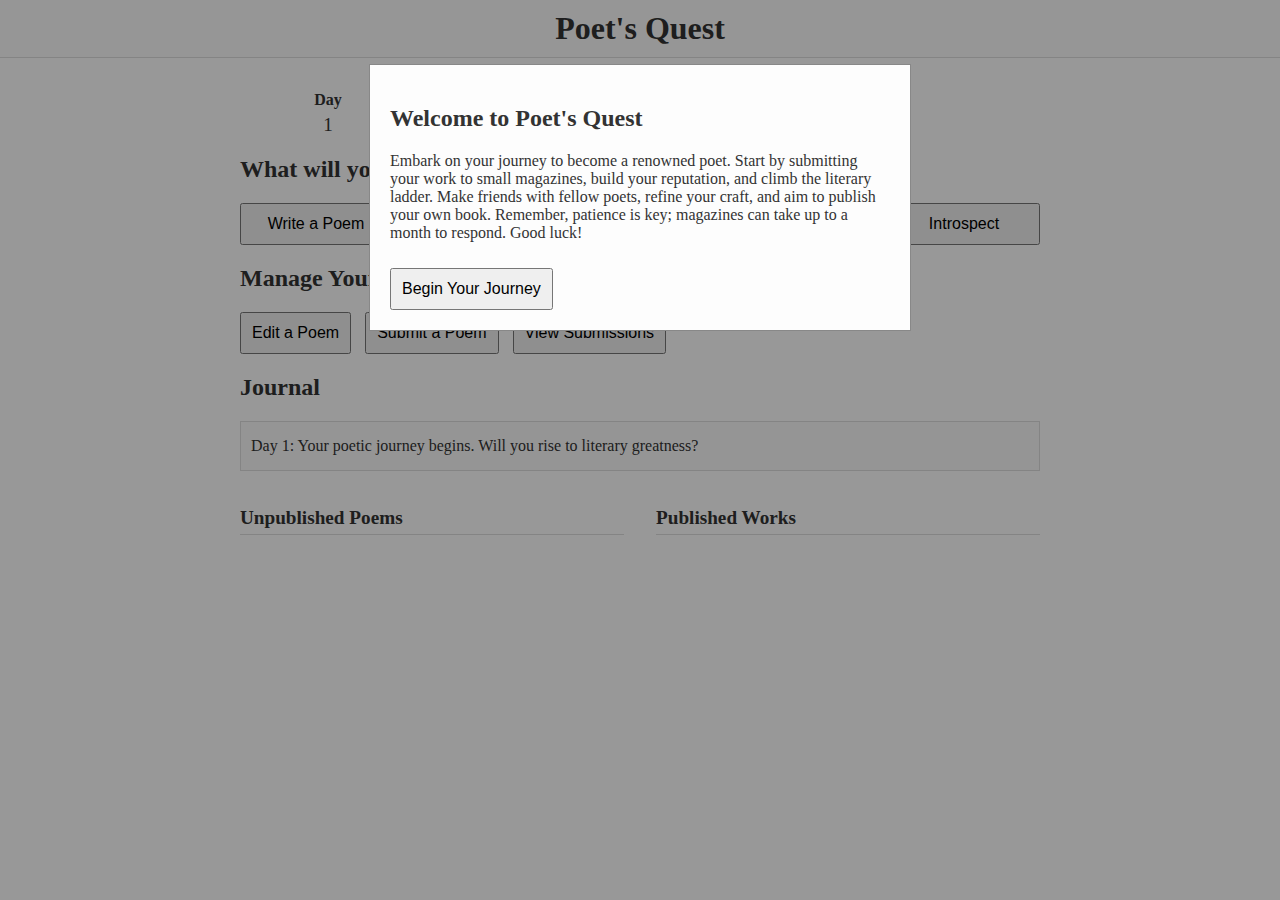
<file: game.html>
<!DOCTYPE html>
<html lang="en">

<head>
  <meta charset="UTF-8">
  <title>Poet's Quest</title>
  <link rel="stylesheet" href="gamestyles.css">
</head>

<body onload="startupTasks()">
  <!-- Start Game Modal -->
  <div id="startModal" class="modal">
    <div class="modal-content">
      <h2>Welcome to Poet's Quest</h2>
      <p>
        Embark on your journey to become a renowned poet. Start by submitting your work to small magazines, build your reputation, and climb the literary ladder. Make friends with fellow poets, refine your craft, and aim to publish your own book. Remember, patience is key; magazines can take up to a month to respond. Good luck!
      </p>
      <button onclick="closeModal('startModal')">Begin Your Journey</button>
    </div>
  </div>

  <header>
    <h1>Poet's Quest</h1>
  </header>

  <main>
    <section id="status">
      <div class="status-item">
        <h2>Day</h2>
        <p id="daycount">1</p>
      </div>
      <div class="status-item">
        <h2>Ideas</h2>
        <p id="ideasCount">5</p>
      </div>
      <div class="status-item">
        <h2>Reputation</h2>
        <p id="reputation">Unknown</p>
      </div>
      <div class="status-item">
        <h2>Mood</h2>
        <p id="mood">Neutral</p>
      </div>
    </section>

    <section id="actions">
      <h2>What will you do today?</h2>
      <div class="action-buttons">
        <button onclick="writePoem()">Write a Poem</button>
        <button onclick="readPoetry()">Read Poetry</button>
        <button onclick="goForWalk()">Go for a Walk</button>
        <button onclick="socialize()">Socialize</button>
        <button onclick="introspect()">Introspect</button>
      </div>

      <div class="manage-work">
        <h2>Manage Your Work</h2>
        <button onclick="showEditModal()">Edit a Poem</button>
        <button onclick="showSubmitModal()">Submit a Poem</button>
        <button onclick="showSubmissions()">View Submissions</button>
      </div>
    </section>

    <section id="journal">
      <h2>Journal</h2>
      <div id="journalEntries">
        <!-- Journal entries will appear here -->
      </div>
    </section>

    <section id="portfolio">
      <div>
        <h2>Unpublished Poems</h2>
        <ul id="unpublishedPoemsList"></ul>
      </div>
      <div>
        <h2>Published Works</h2>
        <ul id="publishedPoemsList"></ul>
      </div>
    </section>
  </main>

  <!-- Edit Poem Modal -->
  <div id="editModal" class="modal">
    <div class="modal-content">
      <span class="close" onclick="closeModal('editModal')">&times;</span>
      <h2>Edit a Poem</h2>
      <p>Select a poem to edit:</p>
      <select id="poemToEdit">
        <!-- Options populated dynamically -->
      </select>
      <button onclick="editPoem()">Edit Selected Poem</button>
    </div>
  </div>

  <!-- Submit Poem Modal -->
  <div id="submitModal" class="modal">
    <div class="modal-content">
      <span class="close" onclick="closeModal('submitModal')">&times;</span>
      <h2>Submit a Poem</h2>
      <p>Select a poem to submit:</p>
      <select id="poemToSubmit">
        <!-- Options populated dynamically -->
      </select>
      <p>Select a magazine:</p>
      <select id="magazineToSubmit">
        <!-- Options populated dynamically -->
      </select>
      <button onclick="submitPoem()">Submit Poem</button>
    </div>
  </div>

  <!-- View Submissions Modal -->
  <div id="submissionsModal" class="modal">
    <div class="modal-content">
      <span class="close" onclick="closeModal('submissionsModal')">&times;</span>
      <h2>Pending Submissions</h2>
      <ul id="pendingSubmissionsList">
        <!-- Pending submissions will be listed here -->
      </ul>
    </div>
  </div>

  <!-- Developer Tools -->
  <div id="cheatMode" hidden>
    <h2>Developer Tools</h2>
    <p>Player Stats:</p>
    <ul>
      <li>Well-Readness: <span id="devWellReadness"></span></li>
      <li>Knowledge: <span id="devKnowledge"></span></li>
      <li>Poetic Instinct: <span id="devPoeticInstinct"></span></li>
      <li>Phrasemaking: <span id="devPhrasemaking"></span></li>
      <li>Imagination: <span id="devImagination"></span></li>
      <li>Self-Awareness: <span id="devSelfAwareness"></span></li>
      <li>Boldness: <span id="devBoldness"></span></li>
      <li>Ear: <span id="devEar"></span></li>
      <li>Observation: <span id="devObservation"></span></li>
      <li>Ethics: <span id="devEthics"></span></li>
    </ul>
    <button onclick="addResources()">Add Resources</button>
  </div>

  <script src="gamescripts.js"></script>
</body>

</html>
</file>
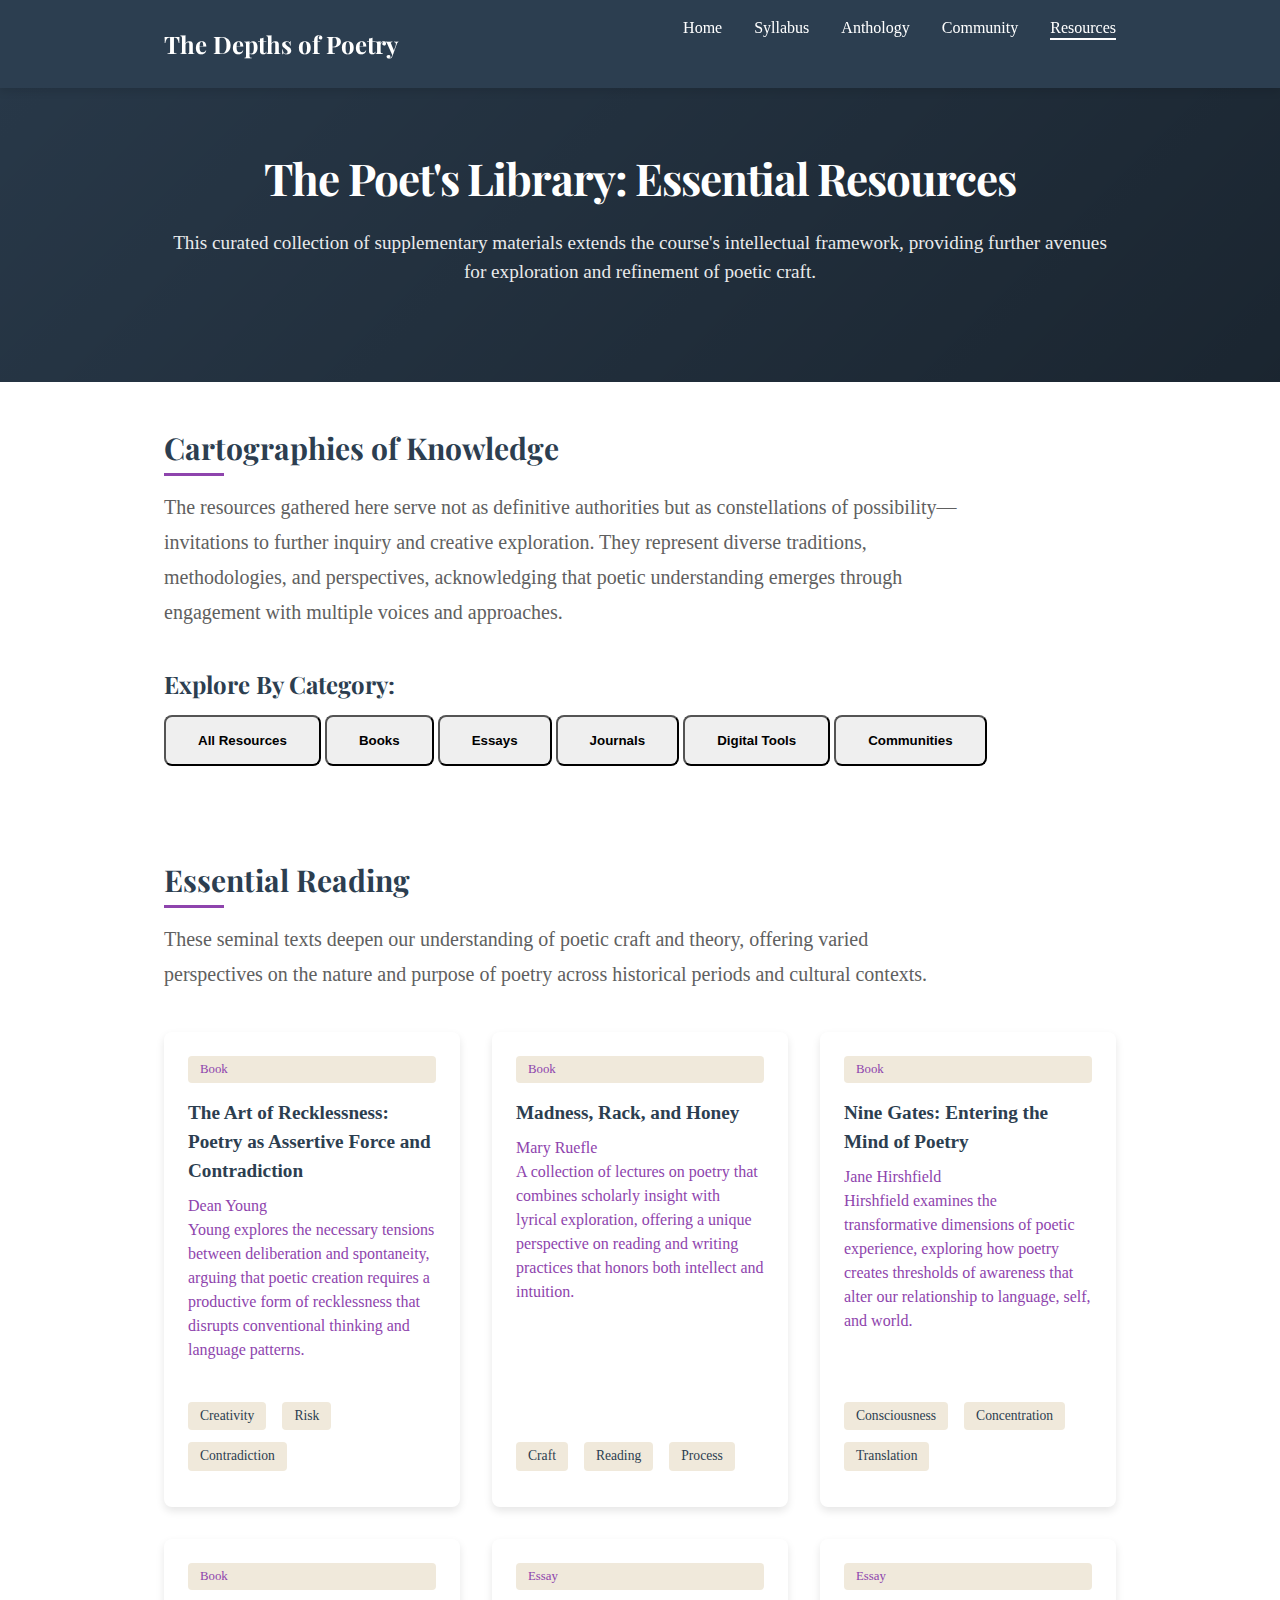
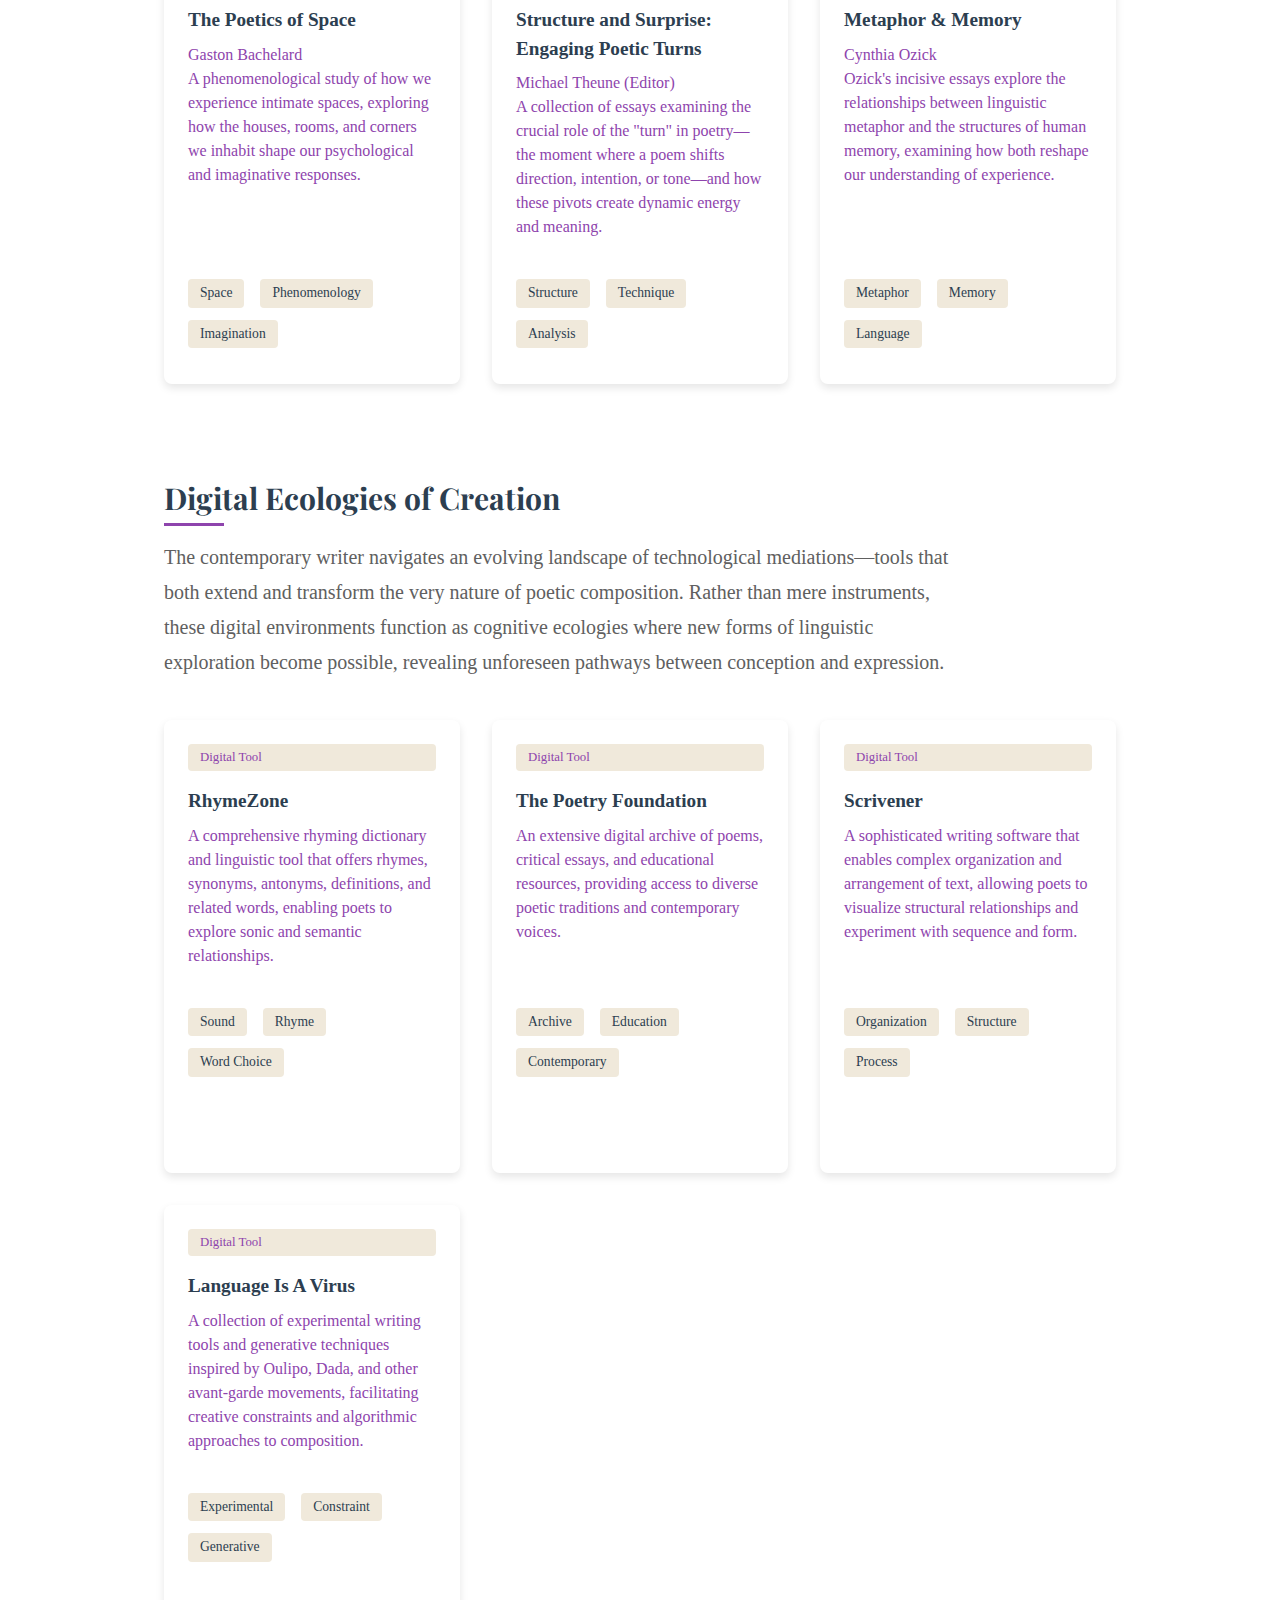
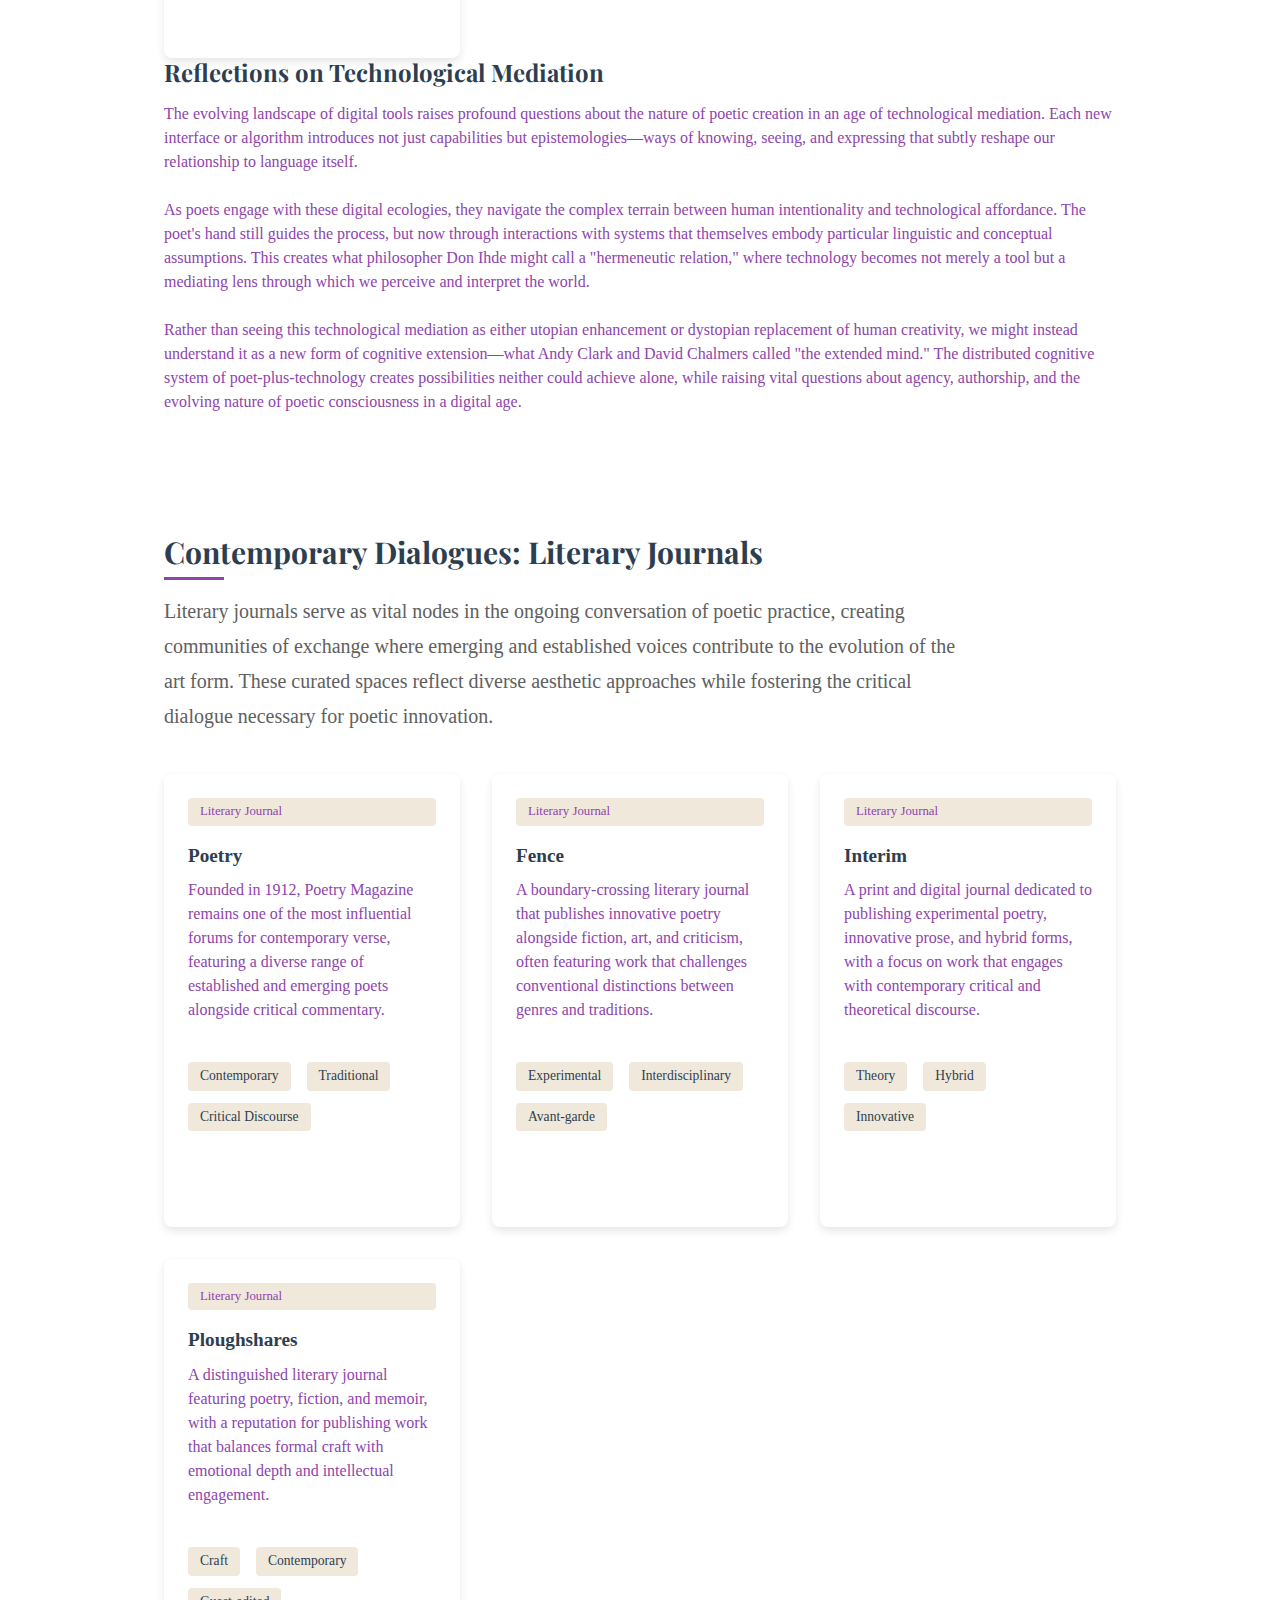
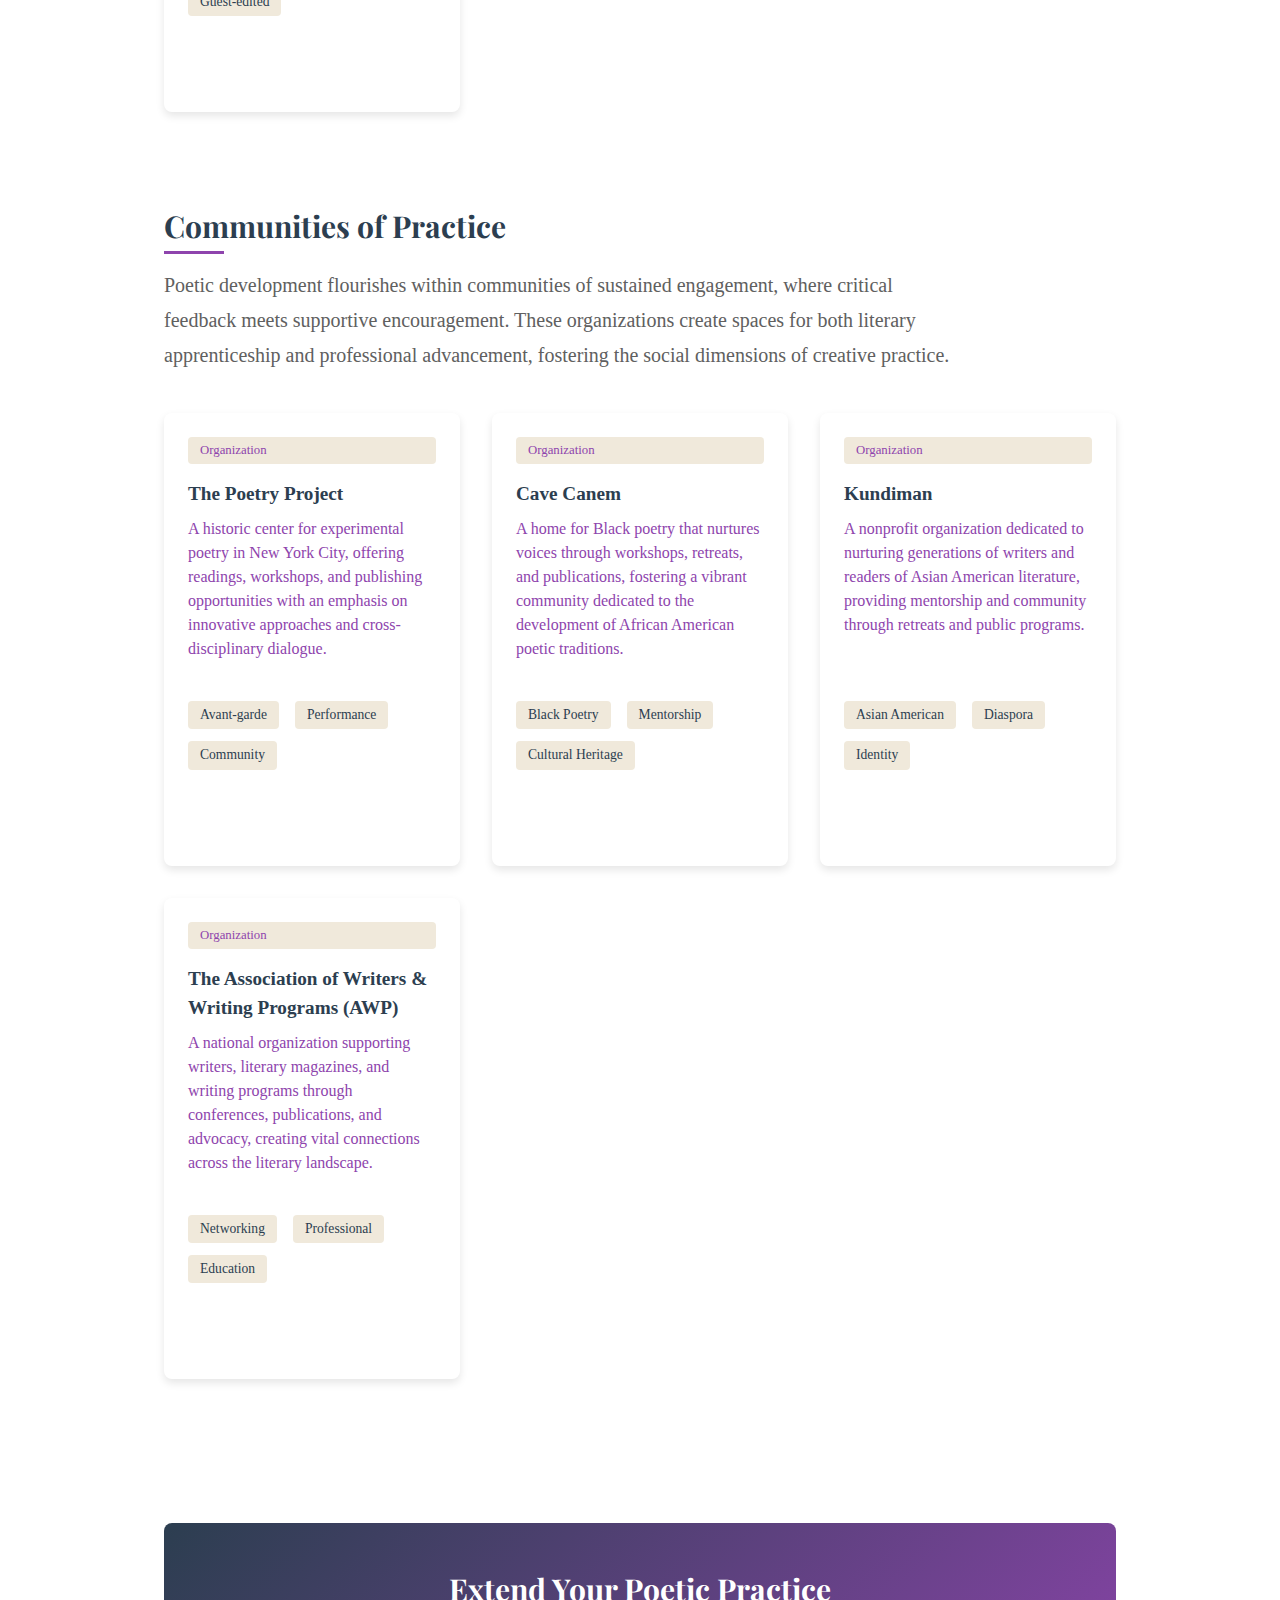
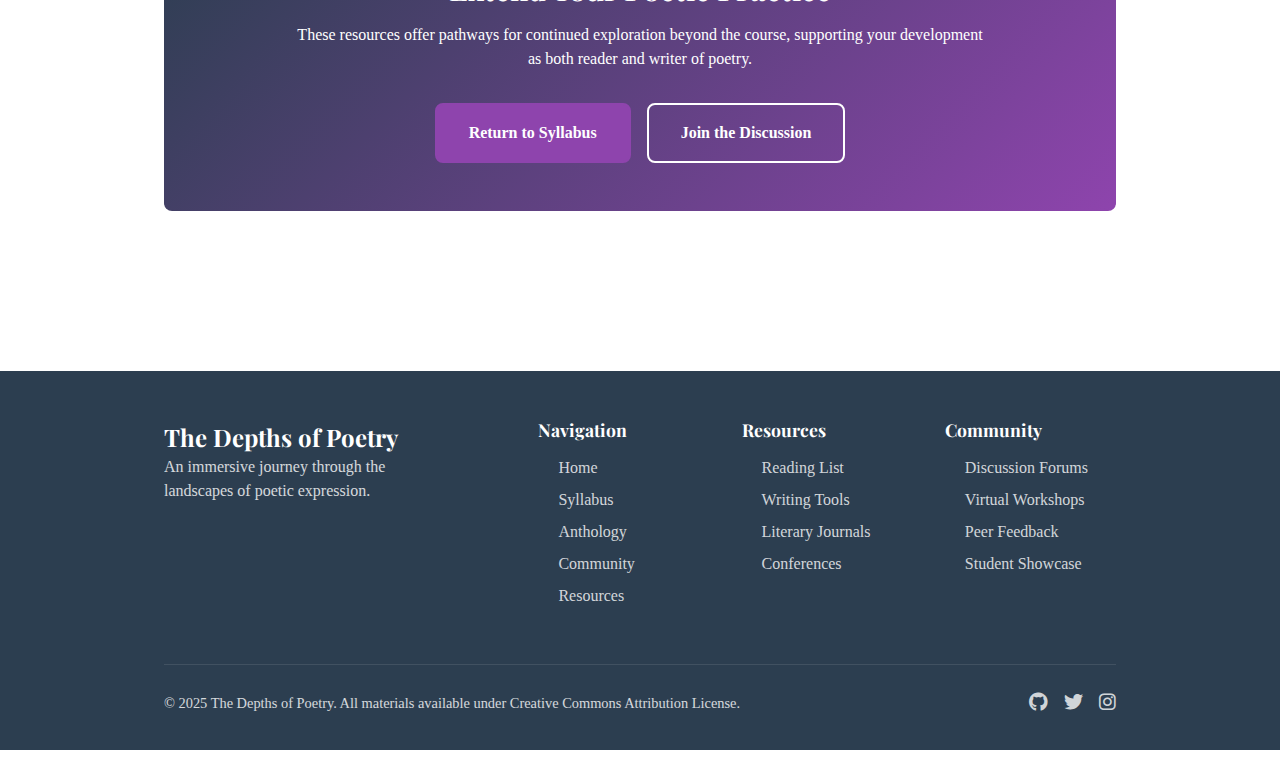
<file: resources.html>
<!DOCTYPE html>
<html lang="en">
<head>
    <meta charset="UTF-8">
    <meta name="viewport" content="width=device-width, initial-scale=1.0">
    <title>Resources | The Depths of Poetry</title>
    <link rel="stylesheet" href="styles/main.css">
    <link rel="stylesheet" href="styles/typography.css">
    <link rel="stylesheet" href="styles/responsive.css">
    <link rel="stylesheet" href="https://cdnjs.cloudflare.com/ajax/libs/font-awesome/6.0.0-beta3/css/all.min.css">
    <link rel="preconnect" href="https://fonts.googleapis.com">
    <link rel="preconnect" href="https://fonts.gstatic.com" crossorigin>
    <link href="https://fonts.googleapis.com/css2?family=Libre+Baskerville:ital,wght@0,400;0,700;1,400&family=Playfair+Display:ital,wght@0,400;0,700;1,400&display=swap" rel="stylesheet">
</head>
<body>
    <header>
        <div class="container header-container">
            <div class="logo">
                <a href="index.html">The Depths of Poetry</a>
            </div>
            <nav>
                <ul>
                    <li><a href="index.html">Home</a></li>
                    <li><a href="syllabus.html">Syllabus</a></li>
                    <li><a href="anthology.html">Anthology</a></li>
                    <li><a href="community.html">Community</a></li>
                    <li><a href="resources.html" class="active">Resources</a></li>
                </ul>
                <div class="mobile-menu-btn">
                    <i class="fas fa-bars"></i>
                </div>
            </nav>
        </div>
    </header>

    <div class="hero">
        <div class="container hero-content">
            <h1>The Poet's Library: Essential Resources</h1>
            <p>This curated collection of supplementary materials extends the course's intellectual framework, providing further avenues for exploration and refinement of poetic craft.</p>
        </div>
    </div>

    <main class="container">
        <section id="resource-overview" class="section-padding">
            <h2 class="section-title">Cartographies of Knowledge</h2>
            <p class="section-intro">The resources gathered here serve not as definitive authorities but as constellations of possibility—invitations to further inquiry and creative exploration. They represent diverse traditions, methodologies, and perspectives, acknowledging that poetic understanding emerges through engagement with multiple voices and approaches.</p>
            
            <div class="resource-filters">
                <h3>Explore By Category:</h3>
                <div class="filter-options">
                    <button class="btn filter-btn active" data-filter="all">All Resources</button>
                    <button class="btn filter-btn" data-filter="book">Books</button>
                    <button class="btn filter-btn" data-filter="essay">Essays</button>
                    <button class="btn filter-btn" data-filter="journal">Journals</button>
                    <button class="btn filter-btn" data-filter="tool">Digital Tools</button>
                    <button class="btn filter-btn" data-filter="community">Communities</button>
                </div>
            </div>
        </section>

        <section id="reading-list" class="section-padding">
            <h2 class="section-title">Essential Reading</h2>
            <p class="section-intro">These seminal texts deepen our understanding of poetic craft and theory, offering varied perspectives on the nature and purpose of poetry across historical periods and cultural contexts.</p>
            
            <div class="resources-grid">
                <div class="resource-card" data-type="book">
                    <div class="resource-content">
                        <span class="resource-type">Book</span>
                        <div class="resource-title">The Art of Recklessness: Poetry as Assertive Force and Contradiction</div>
                        <div class="resource-author">Dean Young</div>
                        <div class="resource-description">
                            <p>Young explores the necessary tensions between deliberation and spontaneity, arguing that poetic creation requires a productive form of recklessness that disrupts conventional thinking and language patterns.</p>
                        </div>
                        <div class="theme-tags">
                            <span class="theme-tag">Creativity</span>
                            <span class="theme-tag">Risk</span>
                            <span class="theme-tag">Contradiction</span>
                        </div>
                    </div>
                </div>
                
                <div class="resource-card" data-type="book">
                    <div class="resource-content">
                        <span class="resource-type">Book</span>
                        <div class="resource-title">Madness, Rack, and Honey</div>
                        <div class="resource-author">Mary Ruefle</div>
                        <div class="resource-description">
                            <p>A collection of lectures on poetry that combines scholarly insight with lyrical exploration, offering a unique perspective on reading and writing practices that honors both intellect and intuition.</p>
                        </div>
                        <div class="theme-tags">
                            <span class="theme-tag">Craft</span>
                            <span class="theme-tag">Reading</span>
                            <span class="theme-tag">Process</span>
                        </div>
                    </div>
                </div>
                
                <div class="resource-card" data-type="book">
                    <div class="resource-content">
                        <span class="resource-type">Book</span>
                        <div class="resource-title">Nine Gates: Entering the Mind of Poetry</div>
                        <div class="resource-author">Jane Hirshfield</div>
                        <div class="resource-description">
                            <p>Hirshfield examines the transformative dimensions of poetic experience, exploring how poetry creates thresholds of awareness that alter our relationship to language, self, and world.</p>
                        </div>
                        <div class="theme-tags">
                            <span class="theme-tag">Consciousness</span>
                            <span class="theme-tag">Concentration</span>
                            <span class="theme-tag">Translation</span>
                        </div>
                    </div>
                </div>
                
                <div class="resource-card" data-type="book">
                    <div class="resource-content">
                        <span class="resource-type">Book</span>
                        <div class="resource-title">The Poetics of Space</div>
                        <div class="resource-author">Gaston Bachelard</div>
                        <div class="resource-description">
                            <p>A phenomenological study of how we experience intimate spaces, exploring how the houses, rooms, and corners we inhabit shape our psychological and imaginative responses.</p>
                        </div>
                        <div class="theme-tags">
                            <span class="theme-tag">Space</span>
                            <span class="theme-tag">Phenomenology</span>
                            <span class="theme-tag">Imagination</span>
                        </div>
                    </div>
                </div>
                
                <div class="resource-card" data-type="essay">
                    <div class="resource-content">
                        <span class="resource-type">Essay</span>
                        <div class="resource-title">Structure and Surprise: Engaging Poetic Turns</div>
                        <div class="resource-author">Michael Theune (Editor)</div>
                        <div class="resource-description">
                            <p>A collection of essays examining the crucial role of the "turn" in poetry—the moment where a poem shifts direction, intention, or tone—and how these pivots create dynamic energy and meaning.</p>
                        </div>
                        <div class="theme-tags">
                            <span class="theme-tag">Structure</span>
                            <span class="theme-tag">Technique</span>
                            <span class="theme-tag">Analysis</span>
                        </div>
                    </div>
                </div>
                
                <div class="resource-card" data-type="essay">
                    <div class="resource-content">
                        <span class="resource-type">Essay</span>
                        <div class="resource-title">Metaphor & Memory</div>
                        <div class="resource-author">Cynthia Ozick</div>
                        <div class="resource-description">
                            <p>Ozick's incisive essays explore the relationships between linguistic metaphor and the structures of human memory, examining how both reshape our understanding of experience.</p>
                        </div>
                        <div class="theme-tags">
                            <span class="theme-tag">Metaphor</span>
                            <span class="theme-tag">Memory</span>
                            <span class="theme-tag">Language</span>
                        </div>
                    </div>
                </div>
            </div>
        </section>

        <section id="writing-tools" class="section-padding">
            <h2 class="section-title">Digital Ecologies of Creation</h2>
            <p class="section-intro">The contemporary writer navigates an evolving landscape of technological mediations—tools that both extend and transform the very nature of poetic composition. Rather than mere instruments, these digital environments function as cognitive ecologies where new forms of linguistic exploration become possible, revealing unforeseen pathways between conception and expression.</p>
            
            <div class="resources-grid">
                <div class="resource-card" data-type="tool">
                    <div class="resource-content">
                        <span class="resource-type">Digital Tool</span>
                        <div class="resource-title">RhymeZone</div>
                        <div class="resource-description">
                            <p>A comprehensive rhyming dictionary and linguistic tool that offers rhymes, synonyms, antonyms, definitions, and related words, enabling poets to explore sonic and semantic relationships.</p>
                        </div>
                        <div class="theme-tags">
                            <span class="theme-tag">Sound</span>
                            <span class="theme-tag">Rhyme</span>
                            <span class="theme-tag">Word Choice</span>
                        </div>
                        <a href="https://www.rhymezone.com/" class="btn secondary-btn resource-link" target="_blank">Visit Resource <i class="fas fa-external-link-alt"></i></a>
                    </div>
                </div>
                
                <div class="resource-card" data-type="tool">
                    <div class="resource-content">
                        <span class="resource-type">Digital Tool</span>
                        <div class="resource-title">The Poetry Foundation</div>
                        <div class="resource-description">
                            <p>An extensive digital archive of poems, critical essays, and educational resources, providing access to diverse poetic traditions and contemporary voices.</p>
                        </div>
                        <div class="theme-tags">
                            <span class="theme-tag">Archive</span>
                            <span class="theme-tag">Education</span>
                            <span class="theme-tag">Contemporary</span>
                        </div>
                        <a href="https://www.poetryfoundation.org/" class="btn secondary-btn resource-link" target="_blank">Visit Resource <i class="fas fa-external-link-alt"></i></a>
                    </div>
                </div>
                
                <div class="resource-card" data-type="tool">
                    <div class="resource-content">
                        <span class="resource-type">Digital Tool</span>
                        <div class="resource-title">Scrivener</div>
                        <div class="resource-description">
                            <p>A sophisticated writing software that enables complex organization and arrangement of text, allowing poets to visualize structural relationships and experiment with sequence and form.</p>
                        </div>
                        <div class="theme-tags">
                            <span class="theme-tag">Organization</span>
                            <span class="theme-tag">Structure</span>
                            <span class="theme-tag">Process</span>
                        </div>
                        <a href="https://www.literatureandlatte.com/scrivener/overview" class="btn secondary-btn resource-link" target="_blank">Visit Resource <i class="fas fa-external-link-alt"></i></a>
                    </div>
                </div>
                
                <div class="resource-card" data-type="tool">
                    <div class="resource-content">
                        <span class="resource-type">Digital Tool</span>
                        <div class="resource-title">Language Is A Virus</div>
                        <div class="resource-description">
                            <p>A collection of experimental writing tools and generative techniques inspired by Oulipo, Dada, and other avant-garde movements, facilitating creative constraints and algorithmic approaches to composition.</p>
                        </div>
                        <div class="theme-tags">
                            <span class="theme-tag">Experimental</span>
                            <span class="theme-tag">Constraint</span>
                            <span class="theme-tag">Generative</span>
                        </div>
                        <a href="https://www.languageisavirus.com/" class="btn secondary-btn resource-link" target="_blank">Visit Resource <i class="fas fa-external-link-alt"></i></a>
                    </div>
                </div>
            </div>
            
            <div class="philosophical-reflection">
                <h3>Reflections on Technological Mediation</h3>
                <p>The evolving landscape of digital tools raises profound questions about the nature of poetic creation in an age of technological mediation. Each new interface or algorithm introduces not just capabilities but epistemologies—ways of knowing, seeing, and expressing that subtly reshape our relationship to language itself.</p>
                
                <p>As poets engage with these digital ecologies, they navigate the complex terrain between human intentionality and technological affordance. The poet's hand still guides the process, but now through interactions with systems that themselves embody particular linguistic and conceptual assumptions. This creates what philosopher Don Ihde might call a "hermeneutic relation," where technology becomes not merely a tool but a mediating lens through which we perceive and interpret the world.</p>
                
                <p>Rather than seeing this technological mediation as either utopian enhancement or dystopian replacement of human creativity, we might instead understand it as a new form of cognitive extension—what Andy Clark and David Chalmers called "the extended mind." The distributed cognitive system of poet-plus-technology creates possibilities neither could achieve alone, while raising vital questions about agency, authorship, and the evolving nature of poetic consciousness in a digital age.</p>
            </div>
        </section>
        
        <section id="literary-journals" class="section-padding">
            <h2 class="section-title">Contemporary Dialogues: Literary Journals</h2>
            <p class="section-intro">Literary journals serve as vital nodes in the ongoing conversation of poetic practice, creating communities of exchange where emerging and established voices contribute to the evolution of the art form. These curated spaces reflect diverse aesthetic approaches while fostering the critical dialogue necessary for poetic innovation.</p>
            
            <div class="resources-grid">
                <div class="resource-card" data-type="journal">
                    <div class="resource-content">
                        <span class="resource-type">Literary Journal</span>
                        <div class="resource-title">Poetry</div>
                        <div class="resource-description">
                            <p>Founded in 1912, Poetry Magazine remains one of the most influential forums for contemporary verse, featuring a diverse range of established and emerging poets alongside critical commentary.</p>
                        </div>
                        <div class="theme-tags">
                            <span class="theme-tag">Contemporary</span>
                            <span class="theme-tag">Traditional</span>
                            <span class="theme-tag">Critical Discourse</span>
                        </div>
                        <a href="https://www.poetryfoundation.org/poetrymagazine" class="btn secondary-btn resource-link" target="_blank">Visit Journal <i class="fas fa-external-link-alt"></i></a>
                    </div>
                </div>
                
                <div class="resource-card" data-type="journal">
                    <div class="resource-content">
                        <span class="resource-type">Literary Journal</span>
                        <div class="resource-title">Fence</div>
                        <div class="resource-description">
                            <p>A boundary-crossing literary journal that publishes innovative poetry alongside fiction, art, and criticism, often featuring work that challenges conventional distinctions between genres and traditions.</p>
                        </div>
                        <div class="theme-tags">
                            <span class="theme-tag">Experimental</span>
                            <span class="theme-tag">Interdisciplinary</span>
                            <span class="theme-tag">Avant-garde</span>
                        </div>
                        <a href="https://fenceportal.org/" class="btn secondary-btn resource-link" target="_blank">Visit Journal <i class="fas fa-external-link-alt"></i></a>
                    </div>
                </div>
                
                <div class="resource-card" data-type="journal">
                    <div class="resource-content">
                        <span class="resource-type">Literary Journal</span>
                        <div class="resource-title">Interim</div>
                        <div class="resource-description">
                            <p>A print and digital journal dedicated to publishing experimental poetry, innovative prose, and hybrid forms, with a focus on work that engages with contemporary critical and theoretical discourse.</p>
                        </div>
                        <div class="theme-tags">
                            <span class="theme-tag">Theory</span>
                            <span class="theme-tag">Hybrid</span>
                            <span class="theme-tag">Innovative</span>
                        </div>
                        <a href="https://interimpoetics.org/" class="btn secondary-btn resource-link" target="_blank">Visit Journal <i class="fas fa-external-link-alt"></i></a>
                    </div>
                </div>
                
                <div class="resource-card" data-type="journal">
                    <div class="resource-content">
                        <span class="resource-type">Literary Journal</span>
                        <div class="resource-title">Ploughshares</div>
                        <div class="resource-description">
                            <p>A distinguished literary journal featuring poetry, fiction, and memoir, with a reputation for publishing work that balances formal craft with emotional depth and intellectual engagement.</p>
                        </div>
                        <div class="theme-tags">
                            <span class="theme-tag">Craft</span>
                            <span class="theme-tag">Contemporary</span>
                            <span class="theme-tag">Guest-edited</span>
                        </div>
                        <a href="https://www.pshares.org/" class="btn secondary-btn resource-link" target="_blank">Visit Journal <i class="fas fa-external-link-alt"></i></a>
                    </div>
                </div>
            </div>
        </section>
        
        <section id="poetic-communities" class="section-padding">
            <h2 class="section-title">Communities of Practice</h2>
            <p class="section-intro">Poetic development flourishes within communities of sustained engagement, where critical feedback meets supportive encouragement. These organizations create spaces for both literary apprenticeship and professional advancement, fostering the social dimensions of creative practice.</p>
            
            <div class="resources-grid">
                <div class="resource-card" data-type="community">
                    <div class="resource-content">
                        <span class="resource-type">Organization</span>
                        <div class="resource-title">The Poetry Project</div>
                        <div class="resource-description">
                            <p>A historic center for experimental poetry in New York City, offering readings, workshops, and publishing opportunities with an emphasis on innovative approaches and cross-disciplinary dialogue.</p>
                        </div>
                        <div class="theme-tags">
                            <span class="theme-tag">Avant-garde</span>
                            <span class="theme-tag">Performance</span>
                            <span class="theme-tag">Community</span>
                        </div>
                        <a href="https://www.poetryproject.org/" class="btn secondary-btn resource-link" target="_blank">Visit Resource <i class="fas fa-external-link-alt"></i></a>
                    </div>
                </div>
                
                <div class="resource-card" data-type="community">
                    <div class="resource-content">
                        <span class="resource-type">Organization</span>
                        <div class="resource-title">Cave Canem</div>
                        <div class="resource-description">
                            <p>A home for Black poetry that nurtures voices through workshops, retreats, and publications, fostering a vibrant community dedicated to the development of African American poetic traditions.</p>
                        </div>
                        <div class="theme-tags">
                            <span class="theme-tag">Black Poetry</span>
                            <span class="theme-tag">Mentorship</span>
                            <span class="theme-tag">Cultural Heritage</span>
                        </div>
                        <a href="https://cavecanem.org/" class="btn secondary-btn resource-link" target="_blank">Visit Resource <i class="fas fa-external-link-alt"></i></a>
                    </div>
                </div>
                
                <div class="resource-card" data-type="community">
                    <div class="resource-content">
                        <span class="resource-type">Organization</span>
                        <div class="resource-title">Kundiman</div>
                        <div class="resource-description">
                            <p>A nonprofit organization dedicated to nurturing generations of writers and readers of Asian American literature, providing mentorship and community through retreats and public programs.</p>
                        </div>
                        <div class="theme-tags">
                            <span class="theme-tag">Asian American</span>
                            <span class="theme-tag">Diaspora</span>
                            <span class="theme-tag">Identity</span>
                        </div>
                        <a href="https://www.kundiman.org/" class="btn secondary-btn resource-link" target="_blank">Visit Resource <i class="fas fa-external-link-alt"></i></a>
                    </div>
                </div>
                
                <div class="resource-card" data-type="community">
                    <div class="resource-content">
                        <span class="resource-type">Organization</span>
                        <div class="resource-title">The Association of Writers & Writing Programs (AWP)</div>
                        <div class="resource-description">
                            <p>A national organization supporting writers, literary magazines, and writing programs through conferences, publications, and advocacy, creating vital connections across the literary landscape.</p>
                        </div>
                        <div class="theme-tags">
                            <span class="theme-tag">Networking</span>
                            <span class="theme-tag">Professional</span>
                            <span class="theme-tag">Education</span>
                        </div>
                        <a href="https://www.awpwriter.org/" class="btn secondary-btn resource-link" target="_blank">Visit Resource <i class="fas fa-external-link-alt"></i></a>
                    </div>
                </div>
            </div>
        </section>

        <section id="cta" class="section-padding">
            <div class="cta-container">
                <h2>Extend Your Poetic Practice</h2>
                <p>These resources offer pathways for continued exploration beyond the course, supporting your development as both reader and writer of poetry.</p>
                <div class="cta-buttons">
                    <a href="syllabus.html" class="btn primary-btn">Return to Syllabus</a>
                    <a href="community.html" class="btn secondary-btn">Join the Discussion</a>
                </div>
            </div>
        </section>
    </main>

    <footer>
        <div class="container">
            <div class="footer-content">
                <div class="footer-logo">
                    <div class="logo">The Depths of Poetry</div>
                    <p>An immersive journey through the landscapes of poetic expression.</p>
                </div>
                <div class="footer-nav">
                    <h4>Navigation</h4>
                    <ul>
                        <li><a href="index.html">Home</a></li>
                        <li><a href="syllabus.html">Syllabus</a></li>
                        <li><a href="anthology.html">Anthology</a></li>
                        <li><a href="community.html">Community</a></li>
                        <li><a href="resources.html">Resources</a></li>
                    </ul>
                </div>
                <div class="footer-resources">
                    <h4>Resources</h4>
                    <ul>
                        <li><a href="resources.html#reading-list">Reading List</a></li>
                        <li><a href="resources.html#writing-tools">Writing Tools</a></li>
                        <li><a href="resources.html#literary-journals">Literary Journals</a></li>
                        <li><a href="resources.html#conferences">Conferences</a></li>
                    </ul>
                </div>
                <div class="footer-community">
                    <h4>Community</h4>
                    <ul>
                        <li><a href="community.html#forums">Discussion Forums</a></li>
                        <li><a href="community.html#workshops">Virtual Workshops</a></li>
                        <li><a href="community.html#feedback">Peer Feedback</a></li>
                        <li><a href="community.html#showcase">Student Showcase</a></li>
                    </ul>
                </div>
            </div>
            <div class="footer-bottom">
                <div class="copyright">
                    &copy; 2025 The Depths of Poetry. All materials available under Creative Commons Attribution License.
                </div>
                <div class="footer-social">
                    <a href="#"><i class="fab fa-github"></i></a>
                    <a href="#"><i class="fab fa-twitter"></i></a>
                    <a href="#"><i class="fab fa-instagram"></i></a>
                </div>
            </div>
        </div>
    </footer>

    <script src="scripts/navigation.js"></script>
    <script src="scripts/interactivity.js"></script>
    <script>
        // Resource filter functionality
        document.addEventListener('DOMContentLoaded', () => {
            const filterButtons = document.querySelectorAll('.filter-btn');
            const resourceCards = document.querySelectorAll('.resource-card');
            
            filterButtons.forEach(button => {
                button.addEventListener('click', () => {
                    // Update active filter button
                    filterButtons.forEach(btn => btn.classList.remove('active'));
                    button.classList.add('active');
                    
                    // Get filter value
                    const filterValue = button.getAttribute('data-filter');
                    
                    // Filter resource cards
                    resourceCards.forEach(card => {
                        if (filterValue === 'all') {
                            card.style.display = 'block';
                            return;
                        }
                        
                        const cardType = card.getAttribute('data-type');
                        card.style.display = cardType === filterValue ? 'block' : 'none';
                    });
                });
            });
        });
    </script>
</body>
</html>
</file>
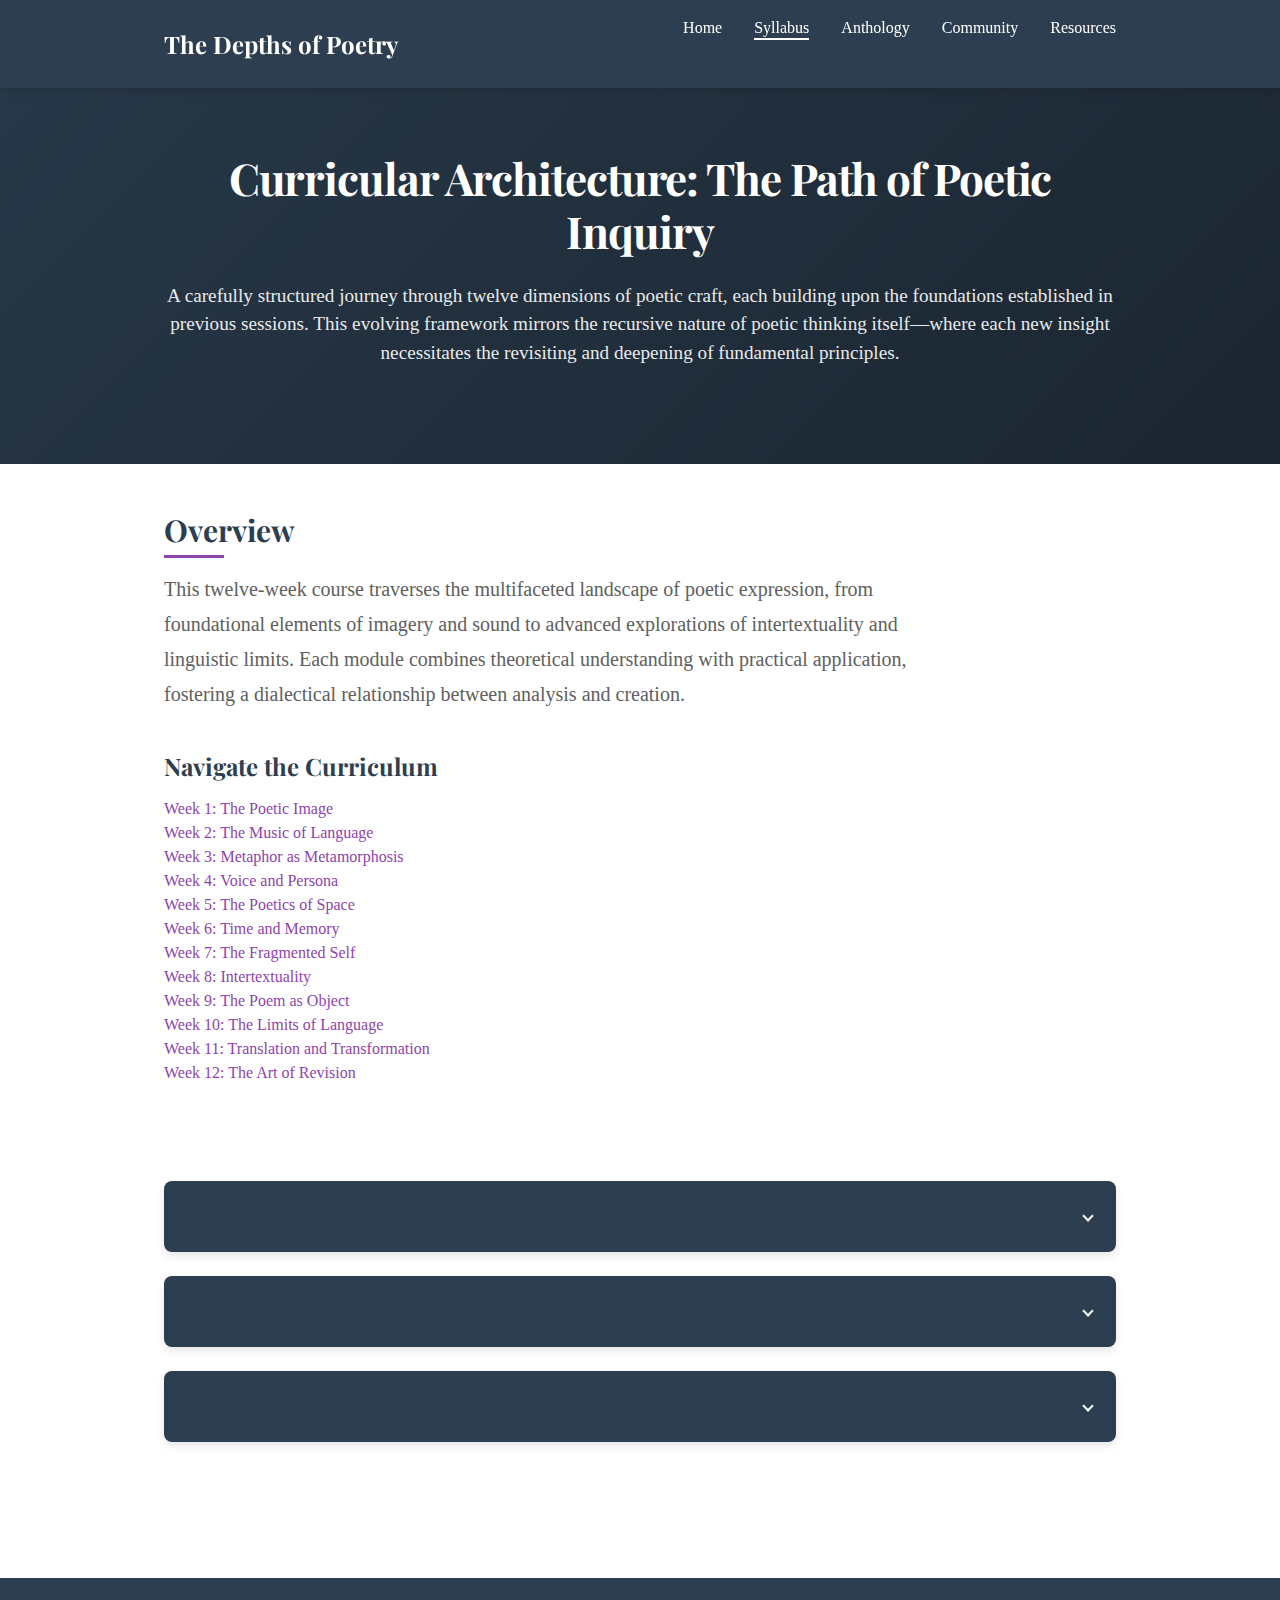
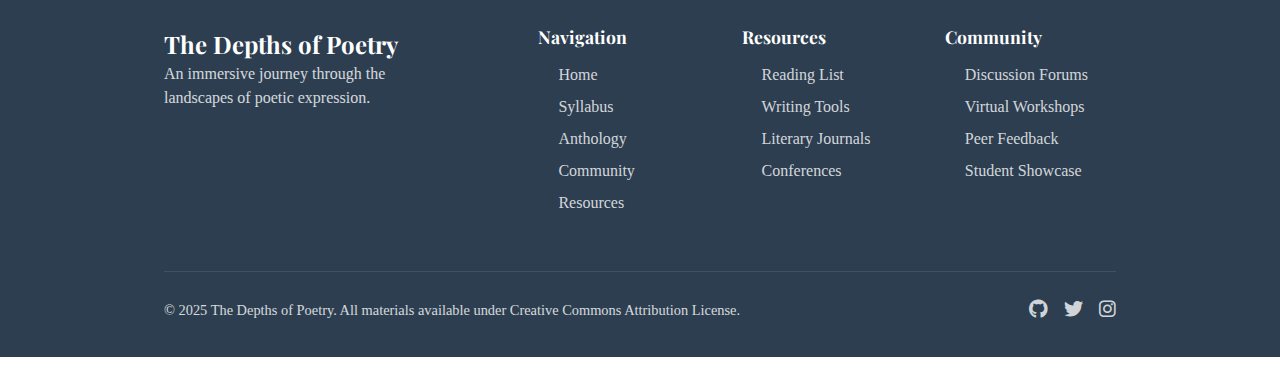
<file: syllabus.html>
<!DOCTYPE html>
<html lang="en">
<head>
    <meta charset="UTF-8">
    <meta name="viewport" content="width=device-width, initial-scale=1.0">
    <title>Syllabus | The Depths of Poetry</title>
    <link rel="stylesheet" href="styles/main.css">
    <link rel="stylesheet" href="styles/typography.css">
    <link rel="stylesheet" href="styles/responsive.css">
    <link rel="stylesheet" href="https://cdnjs.cloudflare.com/ajax/libs/font-awesome/6.0.0-beta3/css/all.min.css">
    <link rel="preconnect" href="https://fonts.googleapis.com">
    <link rel="preconnect" href="https://fonts.gstatic.com" crossorigin>
    <link href="https://fonts.googleapis.com/css2?family=Libre+Baskerville:ital,wght@0,400;0,700;1,400&family=Playfair+Display:ital,wght@0,400;0,700;1,400&display=swap" rel="stylesheet">
</head>
<body>
    <header>
        <div class="container header-container">
            <div class="logo">
                <a href="index.html">The Depths of Poetry</a>
            </div>
            <nav>
                <ul>
                    <li><a href="index.html">Home</a></li>
                    <li><a href="syllabus.html" class="active">Syllabus</a></li>
                    <li><a href="anthology.html">Anthology</a></li>
                    <li><a href="community.html">Community</a></li>
                    <li><a href="resources.html">Resources</a></li>
                </ul>
                <div class="mobile-menu-btn">
                    <i class="fas fa-bars"></i>
                </div>
            </nav>
        </div>
    </header>

    <div class="hero">
        <div class="container hero-content">
            <h1>Curricular Architecture: The Path of Poetic Inquiry</h1>
            <p>A carefully structured journey through twelve dimensions of poetic craft, each building upon the foundations established in previous sessions. This evolving framework mirrors the recursive nature of poetic thinking itself—where each new insight necessitates the revisiting and deepening of fundamental principles.</p>
        </div>
    </div>

    <main class="container">
        <section id="overview" class="section-padding">
            <h2 class="section-title">Overview</h2>
            <p class="section-intro">This twelve-week course traverses the multifaceted landscape of poetic expression, from foundational elements of imagery and sound to advanced explorations of intertextuality and linguistic limits. Each module combines theoretical understanding with practical application, fostering a dialectical relationship between analysis and creation.</p>
            
            <div class="course-nav">
                <h3>Navigate the Curriculum</h3>
                <div class="nav-grid">
                    <div class="nav-item"><a href="#week1">Week 1: The Poetic Image</a></div>
                    <div class="nav-item"><a href="#week2">Week 2: The Music of Language</a></div>
                    <div class="nav-item"><a href="#week3">Week 3: Metaphor as Metamorphosis</a></div>
                    <div class="nav-item"><a href="#week4">Week 4: Voice and Persona</a></div>
                    <div class="nav-item"><a href="#week5">Week 5: The Poetics of Space</a></div>
                    <div class="nav-item"><a href="#week6">Week 6: Time and Memory</a></div>
                    <div class="nav-item"><a href="#week7">Week 7: The Fragmented Self</a></div>
                    <div class="nav-item"><a href="#week8">Week 8: Intertextuality</a></div>
                    <div class="nav-item"><a href="#week9">Week 9: The Poem as Object</a></div>
                    <div class="nav-item"><a href="#week10">Week 10: The Limits of Language</a></div>
                    <div class="nav-item"><a href="#week11">Week 11: Translation and Transformation</a></div>
                    <div class="nav-item"><a href="#week12">Week 12: The Art of Revision</a></div>
                </div>
            </div>
        </section>

        <section id="syllabus-content" class="section-padding">
            <div class="weeks-container">
                <div id="week1" class="week-card">
                    <div class="week-header" onclick="toggleWeek('week1-content')">
                        <h3 class="week-title">Week 1: The Poetic Image – Beyond Visual Representation</h3>
                        <span class="arrow"></span>
                    </div>
                    <div id="week1-content" class="week-content">
                        <p>This inaugural module interrogates the nature of imagery in poetry, moving beyond reductive conceptions of description to explore how images function as epistemological instruments—ways of knowing and experiencing reality that transcend simple visual representation. We examine how poets transform phenomenological encounters into complex symbolic frameworks that simultaneously engage the senses and intellect.</p>
                        
                        <h4>Essential Voices</h4>
                        <ul>
                            <li>Wallace Stevens: Philosophical meditations on perception and reality</li>
                            <li>Sylvia Plath: Visceral transformations of the self through imagistic intensity</li>
                            <li>Octavio Paz: Existential cartographies of interior landscapes</li>
                        </ul>
                        
                        <div class="poem-details">
                            <h4>Textual Exploration: "The Idea of Order at Key West" by Wallace Stevens</h4>
                            <p>Stevens' meditation on artistic creation presents a profound philosophical inquiry into the relationship between human consciousness and external reality. The poem's central tension—between the raw, indifferent power of the ocean and the woman's transformative song—becomes a metapoetic commentary on how art imposes meaningful patterns upon chaotic experience.</p>
                            <div class="poet-info">Wallace Stevens (1879–1955) was an American modernist whose work consistently explores the nature of reality and imagination, positioning poetry as a supreme fiction that both acknowledges and transcends the limitations of human understanding.</div>
                        </div>
                        
                        <div class="poem-details">
                            <h4>Textual Exploration: "Ariel" by Sylvia Plath</h4>
                            <p>In this kinetic, transformative work, Plath presents a complex psychodrama of identity dissolution and reconstruction through intensely physical imagery. The poem functions as a phenomenological record of consciousness in flux, where the boundaries between self and world become increasingly permeable.</p>
                            <div class="poet-info">Sylvia Plath (1932–1963) revolutionized confessional poetry through her unflinching examination of psychological states and her distinctive fusion of mythic symbolism with intensely personal experience.</div>
                        </div>
                        
                        <div class="poem-details">
                            <h4>Textual Exploration: "The Street" by Octavio Paz</h4>
                            <p>Paz constructs a minimalist yet profound meditation on existential quest, using the image of an endless street as both literal setting and metaphysical framework. The poem's sparse architecture belies its philosophical complexity—the persistent pursuit of a shadow that remains perpetually beyond reach becomes an allegory for consciousness itself.</p>
                            <div class="poet-info">Octavio Paz (1914–1998), Mexican poet and Nobel laureate, consistently explored the intersections of time, language, and being throughout his work, creating a distinctive poetics that bridged Western and non-Western philosophical traditions.</div>
                        </div>
                        
                        <div class="exercises">
                            <h4>Creative Laboratories</h4>
                            
                            <div class="exercise-item">
                                <h5>1. Transfigurative Imagery</h5>
                                <p><strong>Objective:</strong> Transubstantiate a commonplace object through multisensory imagery, revealing its latent symbolic potential.</p>
                                <p><strong>Methodology:</strong></p>
                                <ul>
                                    <li>Select a quotidian object from your immediate environment</li>
                                    <li>Develop a sensory cartography that engages at least three non-visual perceptual modes</li>
                                    <li>Gradually transmute the object's concrete presence into a vehicle for abstract or universal significance</li>
                                    <li>Employ indirection rather than declaration—allow the juxtaposition of images to generate meaning without explicit statement</li>
                                </ul>
                                <p><strong>Catalyst:</strong> Transform an ordinary timepiece into an emblem of mortality or transcendence, using auditory and tactile imagery as primary vehicles.</p>
                                
                                <div class="interactive-element">
                                    <div class="interactive-prompt">Your Response</div>
                                    <textarea class="poem-input" placeholder="Write your response here..."></textarea>
                                    <button class="btn primary-btn exercise-submit">Submit</button>
                                    <div class="feedback-area"></div>
                                </div>
                            </div>
                            
                            <div class="exercise-item">
                                <h5>2. Ekphrastic Transfiguration</h5>
                                <p><strong>Objective:</strong> Apprehend the essential qualities of an abstract artwork without resorting to descriptive enumeration.</p>
                                <p><strong>Methodology:</strong></p>
                                <ul>
                                    <li>Identify an abstract composition that resonates with your aesthetic sensibilities</li>
                                    <li>Articulate your phenomenological response rather than cataloging visual elements</li>
                                    <li>Develop metaphorical correspondences that transpose visual experience into broader existential contexts</li>
                                    <li>Employ rhythmic and structural elements that mirror the compositional dynamics of the artwork</li>
                                </ul>
                                <p><strong>Catalyst:</strong> Create a poetic response to Kandinsky's "Composition VIII" that explores the dialectical relationship between chaos and order through parallel linguistic structures.</p>
                                
                                <div class="interactive-element">
                                    <div class="interactive-prompt">Your Response</div>
                                    <textarea class="poem-input" placeholder="Write your response here..."></textarea>
                                    <button class="btn primary-btn exercise-submit">Submit</button>
                                    <div class="feedback-area"></div>
                                </div>
                            </div>
                        </div>
                        
                        <div class="discussion-prompts">
                            <h4>Dialogic Inquiries</h4>
                            
                            <div class="prompt-item">
                                <p>1. <strong>Transcendent Imagery:</strong> How do the assigned poets transcend referential or descriptive imagery to create what Gaston Bachelard might call "poetic space"? Identify specific textual moments where images function simultaneously as sensory experience and conceptual architecture.</p>
                            </div>
                            
                            <div class="prompt-item">
                                <p>2. <strong>Productive Ambiguity:</strong> Consider how imprecision and indeterminacy function as generative forces within poetic imagery. How might the deliberate cultivation of ambiguity create a more participatory relationship between reader and text?</p>
                            </div>
                            
                            <div class="prompt-item">
                                <p>3. <strong>Epistemological Function:</strong> Explore how imagery in one of the assigned poems serves not merely as decoration or illustration, but as a mode of knowing—a way of apprehending aspects of experience that resist conceptual articulation.</p>
                            </div>
                        </div>
                    </div>
                </div>
                
                <div id="week2" class="week-card">
                    <div class="week-header" onclick="toggleWeek('week2-content')">
                        <h3 class="week-title">Week 2: The Music of Language – Sound as Meaning</h3>
                        <span class="arrow"></span>
                    </div>
                    <div id="week2-content" class="week-content">
                        <p>This module examines how sound in poetry functions not merely as decorative accompaniment to semantic content, but as a fundamental bearer of meaning itself. We explore how phonetic patterning, rhythmic structures, and sonic textures create embodied experiences that complement, complicate, or transcend the denotative dimensions of language.</p>
                        
                        <h4>Essential Voices</h4>
                        <ul>
                            <li>Gerard Manley Hopkins: Revolutionary metrical innovations and sonic density</li>
                            <li>Langston Hughes: Musical transpositions and vernacular cadences</li>
                            <li>Seamus Heaney: Tactile sound-embodiments of cultural memory</li>
                        </ul>
                        
                        <div class="poem-details">
                            <h4>Textual Exploration: "The Windhover" by Gerard Manley Hopkins</h4>
                            <p>Hopkins' revolutionary "sprung rhythm" and dense phonetic patterning create a sonic experience that mirrors the kinetic energy of the falcon's flight. Through intricate alliteration, assonance, and consonance, he achieves a compression of sound that embodies rather than merely describes his subject, creating what he called "inscape"—the unique interior essence of a thing made perceptible.</p>
                            <div class="poet-info">Gerard Manley Hopkins (1844–1889) pioneered a revolutionary approach to poetic rhythm and sound, developing "sprung rhythm" to capture the dynamic energies of natural phenomena and spiritual experience.</div>
                        </div>
                        
                        <div class="exercises">
                            <h4>Creative Laboratories</h4>
                            
                            <div class="exercise-item">
                                <h5>1. Phonetic Orchestration</h5>
                                <p><strong>Objective:</strong> Compose a poem where sound patterns function as primary carriers of meaning.</p>
                                <p><strong>Methodology:</strong></p>
                                <ul>
                                    <li>Select a phenomenological experience with distinctive sonic qualities</li>
                                    <li>Develop clusters of alliteration, assonance, and consonance that embody rather than describe these qualities</li>
                                    <li>Experiment with line length and caesura to control the breath and pacing of sound</li>
                                    <li>Create tensions between sound patterns and semantic content that generate productive ambiguities</li>
                                </ul>
                                <p><strong>Catalyst:</strong> Compose a poem about rainfall that employs sibilants, plosives, and liquid consonants to create an auditory equivalent of water's various states and movements.</p>
                                
                                <div class="interactive-element">
                                    <div class="interactive-prompt">Your Response</div>
                                    <textarea class="poem-input" placeholder="Write your response here..."></textarea>
                                    <button class="btn primary-btn exercise-submit">Submit</button>
                                    <div class="feedback-area"></div>
                                </div>
                            </div>
                        </div>
                    </div>
                </div>
                
                <!-- Additional week cards would follow the same pattern -->
                
                <div id="week12" class="week-card">
                    <div class="week-header" onclick="toggleWeek('week12-content')">
                        <h3 class="week-title">Week 12: The Art of Revision – Refining the Poetic Craft</h3>
                        <span class="arrow"></span>
                    </div>
                    <div id="week12-content" class="week-content">
                        <p>Our concluding module examines the crucial role of revision in poetic creation, understanding editing not as mere correction but as a deepening of vision—a re-seeing that clarifies and intensifies the original impulse. Through studying poets' manuscripts and multiple versions, we explore how the recursive process of revision embodies a dialogue between initial inspiration and critical consciousness.</p>
                        
                        <h4>Essential Voices</h4>
                        <ul>
                            <li>Adrienne Rich: Political and personal transformations through revisionary practice</li>
                            <li>W.B. Yeats: The evolution of symbolic language across multiple drafts</li>
                            <li>Donald Hall & Jane Hirshfield: Essays on the poetics of refinement</li>
                        </ul>
                        
                        <div class="poem-details">
                            <h4>Textual Exploration: "Diving into the Wreck" by Adrienne Rich</h4>
                            <p>Rich's iconic poem, viewed alongside earlier drafts, reveals how precision emerges through the elimination of the extraneous and the careful calibration of metaphorical registers. The poem's exploration of personal and cultural archaeology parallels the revisionary process itself—a diving into the submerged structures of language to recover essential meaning.</p>
                            <div class="poet-info">Adrienne Rich (1929–2012) was renowned for her evolving poetic voice, which increasingly aligned poetic form with political consciousness through rigorous revisionary practice.</div>
                        </div>
                        
                        <div class="exercises">
                            <h4>Creative Laboratories</h4>
                            
                            <div class="exercise-item">
                                <h5>Radical Revision</h5>
                                <p><strong>Objective:</strong> Transform a previous poem through substantive revision that reconsiders its fundamental premises.</p>
                                <p><strong>Methodology:</strong></p>
                                <ul>
                                    <li>Select a poem from earlier in the course that feels unresolved or underdeveloped</li>
                                    <li>Create multiple versions that experiment with different formal structures, tonal registers, and perspectives</li>
                                    <li>Deliberately challenge your initial assumptions about the poem's subject or approach</li>
                                    <li>Document your revisionary process, noting pivotal moments of recognition or reconsideration</li>
                                </ul>
                                <p><strong>Catalyst:</strong> Revisit your response to the Week 1 transfigurative imagery exercise, reimagining it through the formal and conceptual techniques acquired throughout the course.</p>
                                
                                <div class="interactive-element">
                                    <div class="interactive-prompt">Your Response</div>
                                    <textarea class="poem-input" placeholder="Write your response here..."></textarea>
                                    <button class="btn primary-btn exercise-submit">Submit</button>
                                    <div class="feedback-area"></div>
                                </div>
                            </div>
                        </div>
                    </div>
                </div>
            </div>
        </section>
    </main>

    <footer>
        <div class="container">
            <div class="footer-content">
                <div class="footer-logo">
                    <div class="logo">The Depths of Poetry</div>
                    <p>An immersive journey through the landscapes of poetic expression.</p>
                </div>
                <div class="footer-nav">
                    <h4>Navigation</h4>
                    <ul>
                        <li><a href="index.html">Home</a></li>
                        <li><a href="syllabus.html">Syllabus</a></li>
                        <li><a href="anthology.html">Anthology</a></li>
                        <li><a href="community.html">Community</a></li>
                        <li><a href="resources.html">Resources</a></li>
                    </ul>
                </div>
                <div class="footer-resources">
                    <h4>Resources</h4>
                    <ul>
                        <li><a href="resources.html#reading-list">Reading List</a></li>
                        <li><a href="resources.html#writing-tools">Writing Tools</a></li>
                        <li><a href="resources.html#literary-journals">Literary Journals</a></li>
                        <li><a href="resources.html#conferences">Conferences</a></li>
                    </ul>
                </div>
                <div class="footer-community">
                    <h4>Community</h4>
                    <ul>
                        <li><a href="community.html#forums">Discussion Forums</a></li>
                        <li><a href="community.html#workshops">Virtual Workshops</a></li>
                        <li><a href="community.html#feedback">Peer Feedback</a></li>
                        <li><a href="community.html#showcase">Student Showcase</a></li>
                    </ul>
                </div>
            </div>
            <div class="footer-bottom">
                <div class="copyright">
                    &copy; 2025 The Depths of Poetry. All materials available under Creative Commons Attribution License.
                </div>
                <div class="footer-social">
                    <a href="#"><i class="fab fa-github"></i></a>
                    <a href="#"><i class="fab fa-twitter"></i></a>
                    <a href="#"><i class="fab fa-instagram"></i></a>
                </div>
            </div>
        </div>
    </footer>

    <script src="scripts/navigation.js"></script>
    <script src="scripts/interactivity.js"></script>
</body>
</html>
</file>
<file: style.css>
/* Base Styles */
body {
    font-family: 'Garamond', serif;
    background-color: #f8f8f8;
    color: #333;
    line-height: 1.6;
    margin: 0;
    padding: 0;
    display: flex;
    align-items: center;
    justify-content: center;
    min-height: 100vh;
    flex-direction: column;
}

/* Container */
.container {
    width: 80%;
    max-width: 900px;
    margin: 20px auto;
    padding: 20px;
    background: #fff;
    box-shadow: 0 4px 8px rgba(0, 0, 0, 0.1);
    border-radius: 8px;
    text-align: center;
}

/* Header */
header {
    text-align: center;
    padding: 20px 0;
    border-bottom: 2px solid #e2e2e2;
}

header h1 {
    font-size: 2.5em;
    margin: 0;
    color: #333;
}

/* Main Content */
main {
    padding: 20px;
}

h2 {
    font-size: 2em;
    color: #444;
    margin-bottom: 15px;
    border-bottom: 2px solid #e2e2e2;
    padding-bottom: 5px;
}

p {
    font-size: 1.1em;
    margin-bottom: 20px;
}

/* Links */
a {
    color: #0066cc;
    text-decoration: none;
    transition: color 0.3s;
}

a:hover {
    color: #003366;
}

/* Input and Buttons */
input[type="text"] {
    padding: 10px;
    border: 2px solid #e2e2e2;
    border-radius: 4px;
    font-size: 1em;
    margin-right: 10px;
    width: calc(100% - 140px);
    max-width: 300px;
    box-sizing: border-box;
}

button {
    background: #0066cc;
    color: #fff;
    padding: 10px;
    border: none;
    border-radius: 4px;
    cursor: pointer;
    transition: background 0.3s, transform 0.2s;
    font-size: 1em;
}

button:hover {
    background: #004d99;
    transform: scale(1.05);
}

/* Footer */
footer {
    text-align: center;
    padding: 20px 0;
    border-top: 2px solid #e2e2e2;
    font-size: 0.9em;
    color: #666;
    margin-top: 40px;
}

/* Utility Classes */
.text-center {
    text-align: center;
}

.mt-20 {
    margin-top: 20px;
}

.mb-20 {
    margin-bottom: 20px;
}

/* Responsive Design */
@media (max-width: 768px) {
    .container {
        width: 90%;
        padding: 10px;
    }

    header h1 {
        font-size: 2em;
    }

    h2 {
        font-size: 1.8em;
    }
}

@media (max-width: 480px) {
    header h1 {
        font-size: 1.7em;
    }

    h2 {
        font-size: 1.5em;
    }

    button {
        width: 100%;
        padding: 10px;
    }
}

/* Centering Elements Horizontally */
.form-container {
    display: flex;
    justify-content: center;
    align-items: center;
    gap: 10px;
    margin-top: 20px;
}
</file>
<file: styles/main.css>
/* 
 * main.css - Core Styling for "The Depths of Poetry"
 * A minimalist, typography-focused design system that 
 * prioritizes readability and aesthetic coherence
 */

:root {
    /* Color Palette */
    --primary-color: #2c3e50;        /* Deep blue-gray */
    --accent-color: #8e44ad;         /* Rich purple */
    --light-accent: #9b59b6;         /* Lighter purple for hover states */
    --background-color: #f9f7f1;     /* Off-white, paper-like */
    --text-color: #333333;           /* Near-black for main text */
    --secondary-text: #606060;       /* Gray for secondary text */
    --light-gray: #f0e9db;           /* Warm light gray for backgrounds */
    --border-color: #dddddd;         /* Subtle border color */
    --success-color: #27ae60;        /* Green for success states */
    --error-color: #e74c3c;          /* Red for error states */
    
    /* Spacing System */
    --space-xxs: 0.25rem;
    --space-xs: 0.5rem;
    --space-sm: 0.75rem;
    --space-md: 1rem;
    --space-lg: 1.5rem;
    --space-xl: 2rem;
    --space-xxl: 3rem;
    --space-xxxl: 4rem;
    
    /* Border Radius */
    --radius-sm: 4px;
    --radius-md: 8px;
    --radius-lg: 12px;
    
    /* Shadows */
    --shadow-sm: 0 2px 4px rgba(0,0,0,0.05);
    --shadow-md: 0 4px 8px rgba(0,0,0,0.1);
    --shadow-lg: 0 8px 16px rgba(0,0,0,0.15);
    
    /* Typography */
    --font-main: 'Georgia', serif;
    --font-headers: 'Playfair Display', 'Georgia', serif;
    --font-reading: 'Libre Baskerville', serif;
    
    /* Transitions */
    --transition-fast: all 0.2s ease;
    --transition-normal: all 0.3s ease;
    --transition-slow: all 0.5s ease;
}

/* Base Styles */
* {
    box-sizing: border-box;
    margin: 0;
    padding: 0;
}

html {
    font-size: 16px;
    scroll-behavior: smooth;
}

body {
    font-family: var(--font-main);
    line-height: 1.6;
    color: var(--accent-color);
    margin-bottom: var(--space-md);
}

.card-title {
    font-size: 1.25rem;
    font-weight: 700;
    margin-bottom: var(--space-sm);
    color: var(--primary-color);
}

/* Course Objectives */
.course-objectives {
    background-color: white;
    border-radius: var(--radius-md);
    padding: var(--space-xl);
    margin: var(--space-xxl) 0;
    box-shadow: var(--shadow-md);
}

.course-objectives h3 {
    margin-bottom: var(--space-lg);
    font-size: 1.6rem;
}

.course-objectives ul {
    list-style: none;
}

.course-objectives li {
    margin-bottom: var(--space-lg);
    padding-left: var(--space-xl);
    position: relative;
    display: flex;
    align-items: flex-start;
}

.objective-marker {
    display: inline-block;
    background-color: var(--light-gray);
    color: var(--primary-color);
    font-weight: 700;
    font-family: var(--font-headers);
    width: 32px;
    height: 32px;
    border-radius: 50%;
    text-align: center;
    line-height: 32px;
    margin-right: var(--space-md);
    flex-shrink: 0;
}

/* Highlights Grid */
.highlights-grid {
    display: grid;
    grid-template-columns: repeat(auto-fill, minmax(280px, 1fr));
    gap: var(--space-lg);
    margin-top: var(--space-xl);
}

.highlight-card {
    background-color: white;
    border-radius: var(--radius-md);
    padding: var(--space-lg);
    box-shadow: var(--shadow-md);
    transition: var(--transition-normal);
    position: relative;
    overflow: hidden;
}

.highlight-card:hover {
    transform: translateY(-5px);
    box-shadow: var(--shadow-lg);
}

.card-number {
    font-family: var(--font-headers);
    font-size: 0.9rem;
    font-weight: 700;
    color: var(--accent-color);
    margin-bottom: var(--space-sm);
}

.highlight-card h4 {
    font-size: 1.25rem;
    margin-bottom: var(--space-sm);
    font-weight: 700;
}

.card-link {
    display: inline-block;
    margin-top: var(--space-md);
    font-weight: 700;
    color: var(--accent-color);
}

.card-link i {
    margin-left: var(--space-xxs);
    transition: var(--transition-normal);
}

.highlight-card:hover .card-link i {
    transform: translateX(5px);
}

/* Learning Approach */
.approach-container {
    margin-top: var(--space-xl);
}

.approach-item {
    display: flex;
    align-items: flex-start;
    margin-bottom: var(--space-xl);
    background-color: white;
    border-radius: var(--radius-md);
    padding: var(--space-lg);
    box-shadow: var(--shadow-md);
    transition: var(--transition-normal);
}

.approach-item:hover {
    transform: translateX(5px);
    box-shadow: var(--shadow-lg);
}

.approach-icon {
    font-size: 1.5rem;
    color: var(--accent-color);
    margin-right: var(--space-lg);
    flex-shrink: 0;
    display: flex;
    align-items: center;
    justify-content: center;
    width: 50px;
    height: 50px;
    background-color: var(--light-gray);
    border-radius: 50%;
}

.approach-content h3 {
    margin-bottom: var(--space-xs);
}

/* Literary Quote */
.literary-quote {
    font-family: var(--font-reading);
    font-size: 1.2rem;
    line-height: 1.8;
    padding: var(--space-xl) var(--space-xxl);
    background-color: var(--light-gray);
    border-radius: var(--radius-md);
    margin: var(--space-xl) 0;
    position: relative;
}

.literary-quote:before {
    content: """;
    font-size: 4rem;
    font-family: Georgia, serif;
    color: var(--accent-color);
    opacity: 0.3;
    position: absolute;
    top: -10px;
    left: 10px;
}

.quote-attribution {
    font-style: italic;
    text-align: right;
    margin-top: var(--space-md);
    font-size: 1rem;
}

/* Testimonials */
.testimonials-container {
    display: grid;
    grid-template-columns: repeat(auto-fit, minmax(300px, 1fr));
    gap: var(--space-xl);
    margin-top: var(--space-xl);
}

.testimonial {
    background-color: white;
    border-radius: var(--radius-md);
    padding: var(--space-xl);
    box-shadow: var(--shadow-md);
    transition: var(--transition-normal);
}

.testimonial:hover {
    transform: translateY(-5px);
    box-shadow: var(--shadow-lg);
}

.testimonial-content {
    font-style: italic;
    position: relative;
    padding-left: var(--space-lg);
    margin-bottom: var(--space-lg);
}

.testimonial-content:before {
    content: """;
    font-size: 3rem;
    font-family: Georgia, serif;
    color: var(--accent-color);
    opacity: 0.3;
    position: absolute;
    top: -20px;
    left: -10px;
}

.testimonial-author {
    display: flex;
    flex-direction: column;
    padding-left: var(--space-lg);
}

.author-name {
    font-weight: 700;
    color: var(--primary-color);
}

.author-info {
    color: var(--secondary-text);
    font-size: 0.9rem;
}

/* CTA Section */
.cta-container {
    background: linear-gradient(135deg, var(--primary-color) 0%, var(--accent-color) 100%);
    color: white;
    text-align: center;
    padding: var(--space-xxl);
    border-radius: var(--radius-md);
    margin: var(--space-xxl) 0;
}

.cta-container h2 {
    color: white;
    margin-bottom: var(--space-md);
}

.cta-container p {
    margin-bottom: var(--space-xl);
    max-width: 700px;
    margin-left: auto;
    margin-right: auto;
}

.cta-buttons {
    display: flex;
    justify-content: center;
    gap: var(--space-md);
}

.cta-container .secondary-btn {
    background-color: transparent;
    color: white;
    border: 2px solid white;
}

.cta-container .secondary-btn:hover {
    background-color: rgba(255, 255, 255, 0.1);
}

/* Footer */
footer {
    background-color: var(--primary-color);
    color: white;
    padding: var(--space-xxl) 0 var(--space-xl);
    margin-top: var(--space-xxxl);
}

.footer-content {
    display: grid;
    grid-template-columns: 2fr repeat(3, 1fr);
    gap: var(--space-xl);
    margin-bottom: var(--space-xl);
}

.footer-logo {
    font-size: 1.5rem;
    font-weight: bold;
    font-family: var(--font-headers);
    margin-bottom: var(--space-md);
}

.footer-logo p {
    font-size: 1rem;
    font-weight: normal;
    opacity: 0.8;
    font-family: var(--font-main);
    max-width: 250px;
}

.footer-nav h4,
.footer-resources h4,
.footer-community h4 {
    color: white;
    margin-bottom: var(--space-md);
    font-size: 1.1rem;
}

footer ul {
    list-style: none;
}

footer li {
    margin-bottom: var(--space-sm);
}

footer a {
    color: rgba(255, 255, 255, 0.8);
    text-decoration: none;
    transition: var(--transition-normal);
}

footer a:hover {
    color: white;
    text-decoration: none;
}

.footer-bottom {
    padding-top: var(--space-lg);
    border-top: 1px solid rgba(255, 255, 255, 0.1);
    display: flex;
    justify-content: space-between;
    align-items: center;
}

.copyright {
    font-size: 0.9rem;
    opacity: 0.8;
}

.footer-social {
    display: flex;
    gap: var(--space-md);
}

.footer-social a {
    font-size: 1.2rem;
}

/* Week Cards for Syllabus */
.week-card {
    background-color: white;
    border-radius: var(--radius-md);
    margin-bottom: var(--space-lg);
    box-shadow: var(--shadow-md);
    overflow: hidden;
}

.week-header {
    background-color: var(--primary-color);
    color: white;
    padding: var(--space-lg);
    cursor: pointer;
    display: flex;
    justify-content: space-between;
    align-items: center;
    transition: var(--transition-normal);
}

.week-header:hover {
    background-color: var(--accent-color);
}

.week-title {
    font-size: 1.2rem;
    font-weight: 700;
    margin: 0;
    font-family: var(--font-headers);
}

.week-content {
    padding: 0;
    max-height: 0;
    overflow: hidden;
    transition: max-height 0.5s ease, padding 0.5s ease;
}

.week-content.active {
    padding: var(--space-xl);
    max-height: 2000px;
}

.arrow {
    border: solid white;
    border-width: 0 2px 2px 0;
    display: inline-block;
    padding: 3px;
    transform: rotate(45deg);
    transition: transform 0.3s ease;
}

.arrow.up {
    transform: rotate(-135deg);
}

/* Poem Details */
.poem-details {
    margin-bottom: var(--space-lg);
    padding: var(--space-lg);
    background-color: var(--light-gray);
    border-radius: var(--radius-md);
}

.poet-info {
    margin-top: var(--space-sm);
    font-style: italic;
    font-size: 0.9rem;
    color: var(--secondary-text);
}

/* Exercise Sections */
.exercises {
    margin-top: var(--space-xl);
}

.exercise-item {
    margin-bottom: var(--space-xl);
    padding-bottom: var(--space-lg);
    border-bottom: 1px solid var(--border-color);
}

.exercise-item h5 {
    color: var(--accent-color);
    margin-bottom: var(--space-sm);
    font-size: 1.1rem;
}

/* Discussion Prompts */
.discussion-prompts {
    margin-top: var(--space-xl);
}

.prompt-item {
    margin-bottom: var(--space-md);
    background-color: var(--light-gray);
    padding: var(--space-md);
    border-radius: var(--radius-md);
}

/* Anthology Section */
.anthology-grid {
    display: grid;
    grid-template-columns: repeat(auto-fill, minmax(250px, 1fr));
    gap: var(--space-xl);
    margin-top: var(--space-xl);
}

.anthology-card {
    background-color: white;
    border-radius: var(--radius-md);
    overflow: hidden;
    box-shadow: var(--shadow-md);
    transition: var(--transition-normal);
    height: 100%;
    display: flex;
    flex-direction: column;
}

.anthology-card:hover {
    transform: translateY(-5px);
    box-shadow: var(--shadow-lg);
}

.anthology-image {
    width: 100%;
    height: 180px;
    background-color: var(--light-gray);
    overflow: hidden;
    position: relative;
}

.anthology-image img {
    width: 100%;
    height: 100%;
    object-fit: cover;
    transition: var(--transition-normal);
}

.anthology-card:hover .anthology-image img {
    transform: scale(1.05);
}

.anthology-content {
    padding: var(--space-lg);
    flex-grow: 1;
    display: flex;
    flex-direction: column;
}

.anthology-title {
    font-size: 1.2rem;
    margin-bottom: var(--space-xs);
    color: var(--primary-color);
    font-weight: 700;
}

.anthology-author {
    font-style: italic;
    margin-bottom: var(--space-md);
    color: var(--secondary-text);
}

.anthology-excerpt {
    margin-bottom: var(--space-md);
    flex-grow: 1;
}

.anthology-link {
    margin-top: auto;
    align-self: flex-start;
}

/* Interactive Elements */
.interactive-element {
    background-color: white;
    border-radius: var(--radius-md);
    padding: var(--space-xl);
    margin: var(--space-xl) 0;
    box-shadow: var(--shadow-md);
}

.poem-input {
    width: 100%;
    padding: var(--space-md);
    border: 1px solid var(--border-color);
    border-radius: var(--radius-md);
    font-family: var(--font-main);
    margin-bottom: var(--space-md);
    min-height: 150px;
    resize: vertical;
    transition: var(--transition-normal);
}

.poem-input:focus {
    outline: none;
    border-color: var(--accent-color);
    box-shadow: 0 0 0 3px rgba(142, 68, 173, 0.1);
}

.feedback-area {
    padding: var(--space-md);
    border-radius: var(--radius-md);
    margin-top: var(--space-md);
    display: none;
}

.feedback-positive {
    background-color: rgba(46, 204, 113, 0.1);
    border-left: 4px solid var(--success-color);
}

.feedback-constructive {
    background-color: rgba(231, 76, 60, 0.1);
    border-left: 4px solid var(--error-color);
}

/* Resources Section */
.resources-grid {
    display: grid;
    grid-template-columns: repeat(auto-fit, minmax(250px, 1fr));
    gap: var(--space-xl);
    margin-top: var(--space-xl);
}

.resource-card {
    background-color: white;
    border-radius: var(--radius-md);
    overflow: hidden;
    box-shadow: var(--shadow-md);
    transition: var(--transition-normal);
    height: 100%;
    display: flex;
    flex-direction: column;
}

.resource-card:hover {
    transform: translateY(-5px);
    box-shadow: var(--shadow-lg);
}

.resource-content {
    padding: var(--space-lg);
    flex-grow: 1;
    display: flex;
    flex-direction: column;
}

.resource-title {
    font-size: 1.2rem;
    margin-bottom: var(--space-xs);
    color: var(--primary-color);
    font-weight: 700;
}

.resource-type {
    display: inline-block;
    padding: var(--space-xxs) var(--space-sm);
    background-color: var(--light-gray);
    border-radius: var(--radius-sm);
    font-size: 0.8rem;
    margin-bottom: var(--space-md);
}

.resource-description {
    margin-bottom: var(--space-md);
    flex-grow: 1;
}

.resource-link {
    margin-top: auto;
    align-self: flex-start;
}

/* Community Section */
.community-card {
    background-color: white;
    border-radius: var(--radius-md);
    padding: var(--space-xl);
    margin-bottom: var(--space-lg);
    box-shadow: var(--shadow-md);
    transition: var(--transition-normal);
}

.community-card:hover {
    transform: translateY(-3px);
    box-shadow: var(--shadow-lg);
}

.member-grid {
    display: grid;
    grid-template-columns: repeat(auto-fill, minmax(100px, 1fr));
    gap: var(--space-md);
    margin-top: var(--space-lg);
}

.member-avatar {
    width: 80px;
    height: 80px;
    border-radius: 50%;
    background-color: var(--light-gray);
    display: flex;
    align-items: center;
    justify-content: center;
    margin: 0 auto var(--space-sm);
    overflow: hidden;
    border: 3px solid white;
    box-shadow: var(--shadow-sm);
}

.member-avatar img {
    width: 100%;
    height: 100%;
    object-fit: cover;
}

.member-name {
    text-align: center;
    font-size: 0.9rem;
    font-weight: 500;
}

/* Theme Labels */
.theme-tag {
    display: inline-block;
    background-color: var(--light-gray);
    color: var(--primary-color);
    padding: var(--space-xxs) var(--space-sm);
    border-radius: var(--radius-sm);
    margin-right: var(--space-sm);
    margin-bottom: var(--space-sm);
    font-size: 0.85rem;
    transition: var(--transition-normal);
}

.theme-tag:hover {
    background-color: var(--accent-color);
    color: white;
    transform: translateY(-2px);
}

/* Responsive Design */
@media (max-width: 1024px) {
    .footer-content {
        grid-template-columns: repeat(2, 1fr);
    }
}

@media (max-width: 768px) {
    html {
        font-size: 15px;
    }
    
    .header-container {
        flex-direction: column;
        padding: var(--space-sm) 0;
    }
    
    nav ul {
        margin-top: var(--space-md);
        justify-content: center;
    }
    
    nav li {
        margin: 0 var(--space-sm);
    }
    
    .hero h1 {
        font-size: 2.2rem;
    }
    
    .course-overview,
    .testimonials-container {
        grid-template-columns: 1fr;
    }
    
    .hero-cta {
        flex-direction: column;
    }
    
    .cta-buttons {
        flex-direction: column;
    }
    
    .footer-content {
        grid-template-columns: 1fr;
        gap: var(--space-xl);
    }
    
    .footer-bottom {
        flex-direction: column;
        gap: var(--space-md);
    }
    
    .footer-social {
        margin-top: var(--space-md);
    }
}

@media (max-width: 480px) {
    html {
        font-size: 14px;
    }
    
    .container {
        padding: 0 var(--space-md);
    }
    
    nav ul {
        display: none;
    }
    
    .mobile-menu-btn {
        display: block;
    }
    
    .mobile-menu-open nav ul {
        display: flex;
        flex-direction: column;
        position: absolute;
        top: 100%;
        left: 0;
        right: 0;
        background-color: var(--primary-color);
        padding: var(--space-lg);
        box-shadow: var(--shadow-lg);
    }
    
    .mobile-menu-open nav li {
        margin: var(--space-sm) 0;
    }
    
    .section-padding {
        padding: var(--space-xl) 0;
    }
    
    .highlights-grid {
        grid-template-columns: 1fr;
    }
    
    .approach-item {
        flex-direction: column;
    }
    
    .approach-icon {
        margin-bottom: var(--space-md);
        margin-right: 0;
    }
    
    .anthology-grid,
    .resources-grid {
        grid-template-columns: 1fr;
    }
}

/* Animation Classes */
.fade-in {
    animation: fadeIn 0.5s ease-in;
}

.slide-up {
    animation: slideUp 0.5s ease-out;
}

@keyframes fadeIn {
    from { opacity: 0; }
    to { opacity: 1; }
}

@keyframes slideUp {
    from { transform: translateY(20px); opacity: 0; }
    to { transform: translateY(0); opacity: 1; }
}text-color);
    background-color: var(--background-color);
    margin: 0;
    padding: 0;
    overflow-x: hidden;
    -webkit-font-smoothing: antialiased;
    -moz-osx-font-smoothing: grayscale;
}

a {
    color: var(--accent-color);
    text-decoration: none;
    transition: var(--transition-normal);
}

a:hover {
    color: var(--light-accent);
}

.container {
    width: 100%;
    max-width: 1200px;
    margin: 0 auto;
    padding: 0 var(--space-lg);
}

.section-padding {
    padding: var(--space-xxl) 0;
}

/* Typography */
h1, h2, h3, h4, h5, h6 {
    font-family: var(--font-headers);
    color: var(--primary-color);
    line-height: 1.3;
    margin-bottom: var(--space-md);
}

h1 {
    font-size: 2.5rem;
}

h2 {
    font-size: 2rem;
}

h3 {
    font-size: 1.5rem;
}

h4 {
    font-size: 1.25rem;
}

p {
    margin-bottom: var(--space-lg);
}

.section-title {
    margin-bottom: var(--space-lg);
    position: relative;
    display: inline-block;
}

.section-title::after {
    content: '';
    position: absolute;
    left: 0;
    bottom: -10px;
    width: 60px;
    height: 3px;
    background-color: var(--accent-color);
}

.section-intro {
    font-size: 1.1rem;
    max-width: 800px;
    margin-bottom: var(--space-xl);
}

/* Header */
header {
    background-color: var(--primary-color);
    color: white;
    padding: var(--space-md) 0;
    position: sticky;
    top: 0;
    z-index: 100;
    box-shadow: var(--shadow-md);
}

.header-container {
    display: flex;
    justify-content: space-between;
    align-items: center;
}

.logo {
    font-size: 1.5rem;
    font-weight: bold;
    font-family: var(--font-headers);
}

.logo a {
    color: white;
    text-decoration: none;
}

nav ul {
    display: flex;
    list-style: none;
}

nav li {
    margin-left: var(--space-xl);
}

nav a {
    color: white;
    text-decoration: none;
    font-size: 1rem;
    position: relative;
    padding-bottom: var(--space-xxs);
}

nav a::after {
    content: '';
    position: absolute;
    left: 0;
    bottom: 0;
    width: 0;
    height: 2px;
    background-color: white;
    transition: var(--transition-normal);
}

nav a:hover::after, nav a.active::after {
    width: 100%;
}

nav a:hover {
    color: white;
}

.mobile-menu-btn {
    display: none;
    color: white;
    font-size: 1.5rem;
    cursor: pointer;
}

/* Hero Section */
.hero {
    padding: var(--space-xxxl) 0;
    background-color: var(--primary-color);
    color: white;
    text-align: center;
    position: relative;
    overflow: hidden;
}

.hero::before {
    content: '';
    position: absolute;
    top: 0;
    left: 0;
    width: 100%;
    height: 100%;
    background: linear-gradient(135deg, rgba(0,0,0,0.1) 0%, rgba(0,0,0,0.4) 100%);
}

.hero-content {
    position: relative;
    max-width: 800px;
    margin: 0 auto;
    z-index: 1;
}

.hero h1 {
    color: white;
    font-size: 2.75rem;
    margin-bottom: var(--space-lg);
    line-height: 1.2;
}

.hero p {
    font-size: 1.2rem;
    margin-bottom: var(--space-xl);
    opacity: 0.9;
}

.hero-cta {
    display: flex;
    justify-content: center;
    gap: var(--space-md);
}

/* Buttons */
.btn {
    display: inline-block;
    padding: var(--space-md) var(--space-xl);
    border-radius: var(--radius-md);
    font-weight: 700;
    text-align: center;
    cursor: pointer;
    transition: var(--transition-normal);
    text-decoration: none;
}

.primary-btn {
    background-color: var(--accent-color);
    color: white;
    border: 2px solid var(--accent-color);
}

.primary-btn:hover {
    background-color: var(--light-accent);
    border-color: var(--light-accent);
    transform: translateY(-3px);
    box-shadow: var(--shadow-md);
    color: white;
    text-decoration: none;
}

.secondary-btn {
    background-color: transparent;
    color: white;
    border: 2px solid white;
}

.secondary-btn:hover {
    background-color: rgba(255, 255, 255, 0.1);
    transform: translateY(-3px);
    box-shadow: var(--shadow-md);
    color: white;
    text-decoration: none;
}

/* Course Overview Cards */
.course-overview {
    display: grid;
    grid-template-columns: repeat(auto-fit, minmax(300px, 1fr));
    gap: var(--space-xl);
    margin: var(--space-xl) 0;
}

.overview-card {
    background-color: white;
    border-radius: var(--radius-md);
    overflow: hidden;
    box-shadow: var(--shadow-md);
    transition: var(--transition-normal);
}

.overview-card:hover {
    transform: translateY(-5px);
    box-shadow: var(--shadow-lg);
}

.card-content {
    padding: var(--space-xl);
}

.card-icon {
    font-size: 2rem;
    color: var(--
</file>
<file: styles/typography.css>
/*
 * typography.css - Typography System for "The Depths of Poetry"
 * 
 * A distilled typography framework that establishes textual hierarchies
 * and creates an environment conducive to poetic contemplation.
 */

:root {
    /* Font Scale */
    --font-size-xs: 0.75rem;   
    --font-size-sm: 0.875rem;  
    --font-size-base: 1rem;    
    --font-size-md: 1.125rem;  
    --font-size-lg: 1.25rem;   
    --font-size-xl: 1.5rem;    
    --font-size-2xl: 1.875rem; 
    --font-size-3xl: 2.25rem;  
    
    /* Line Heights */
    --line-height-tight: 1.2;
    --line-height-normal: 1.5;
    --line-height-relaxed: 1.75;
    --line-height-loose: 2;
    
    /* Letter Spacing */
    --letter-spacing-tight: -0.025em;
    --letter-spacing-normal: 0;
    --letter-spacing-wide: 0.025em;
    
    /* Font Weights */
    --font-weight-normal: 400;
    --font-weight-medium: 500;
    --font-weight-bold: 700;
}

/* Base Typography */
body {
    font-size: var(--font-size-base);
    line-height: var(--line-height-normal);
    font-weight: var(--font-weight-normal);
    text-rendering: optimizeLegibility;
}

/* Headings */
h1, h2, h3, h4, h5, h6 {
    font-family: var(--font-headers);
    font-weight: var(--font-weight-bold);
    line-height: var(--line-height-tight);
    margin-top: 0;
    color: var(--primary-color);
}

h1 {
    font-size: var(--font-size-3xl);
    letter-spacing: var(--letter-spacing-tight);
    margin-bottom: 1.5rem;
}

h2 {
    font-size: var(--font-size-2xl);
    margin-bottom: 1.25rem;
}

h3 {
    font-size: var(--font-size-xl);
    margin-bottom: 1rem;
}

h4 {
    font-size: var(--font-size-lg);
    margin-bottom: 0.75rem;
}

h5 {
    font-size: var(--font-size-md);
    margin-bottom: 0.5rem;
}

h6 {
    font-size: var(--font-size-base);
    text-transform: uppercase;
    letter-spacing: var(--letter-spacing-wide);
    margin-bottom: 0.5rem;
}

/* Paragraphs */
p {
    margin-bottom: 1.5rem;
}

.lead {
    font-size: var(--font-size-lg);
    line-height: var(--line-height-relaxed);
    margin-bottom: 2rem;
}

/* Emphasis */
strong, b {
    font-weight: var(--font-weight-bold);
}

em, i {
    font-style: italic;
}

/* Links */
a {
    color: var(--accent-color);
    text-decoration: none;
    transition: all 0.3s ease;
}

a:hover {
    color: var(--light-accent);
}

/* Lists */
ul, ol {
    margin: 0 0 1.5rem 1.25rem;
}

ul li, ol li {
    margin-bottom: 0.5rem;
}

/* Poetry Specific Typography */
.poem-text {
    font-family: var(--font-reading);
    line-height: var(--line-height-loose);
    margin: 2rem 0;
    padding-left: 2rem;
}

.poem-line {
    margin-bottom: 0.25rem;
}

.poem-stanza {
    margin-bottom: 1.5rem;
}

.poem-attribution {
    font-style: italic;
    text-align: right;
    margin-top: 1rem;
    font-size: var(--font-size-sm);
}

/* Quote Styles */
blockquote {
    font-family: var(--font-reading);
    font-style: italic;
    line-height: var(--line-height-relaxed);
    margin: 2rem 0;
    padding: 1rem 2rem;
    border-left: 4px solid var(--accent-color);
    background-color: rgba(142, 68, 173, 0.05);
}

blockquote cite {
    display: block;
    font-style: normal;
    font-size: var(--font-size-sm);
    margin-top: 1rem;
    font-weight: var(--font-weight-medium);
}

/* Section Titles */
.section-title {
    font-size: var(--font-size-2xl);
    margin-bottom: 1.5rem;
    position: relative;
    display: inline-block;
}

.section-title::after {
    content: '';
    position: absolute;
    left: 0;
    bottom: -10px;
    width: 60px;
    height: 3px;
    background-color: var(--accent-color);
}

.section-intro {
    font-size: var(--font-size-lg);
    line-height: var(--line-height-relaxed);
    max-width: 800px;
    margin-bottom: 2.5rem;
    color: var(--secondary-text);
}

/* Literary Citations */
.literary-quote {
    font-family: var(--font-reading);
    font-size: 1.2rem;
    line-height: 1.8;
    padding: 2rem;
    background-color: var(--light-gray);
    border-radius: 8px;
    margin: 2rem 0;
    position: relative;
}

.literary-quote:before {
    content: """;
    font-size: 4rem;
    font-family: Georgia, serif;
    color: var(--accent-color);
    opacity: 0.3;
    position: absolute;
    top: -10px;
    left: 10px;
}

.quote-attribution {
    font-style: italic;
    text-align: right;
    margin-top: 1rem;
    font-size: 1rem;
}

/* Poet Information */
.poet-info {
    margin-top: 0.5rem;
    font-style: italic;
    font-size: 0.9rem;
    color: var(--secondary-text);
}

/* Text Alignments */
.text-center {
    text-align: center;
}

.text-right {
    text-align: right;
}

/* Poetic Terminology */
.term-definition {
    font-family: var(--font-reading);
    margin: 2rem 0;
    padding: 1.5rem;
    background-color: var(--light-gray);
    border-radius: 0.5rem;
}

.term-definition dt {
    font-weight: var(--font-weight-bold);
    font-size: var(--font-size-md);
    margin-bottom: 0.5rem;
    color: var(--primary-color);
}

.term-definition dd {
    margin-bottom: 1.5rem;
    margin-left: 0;
}

/* Example Highlights */
.example {
    font-style: italic;
    margin: 1rem 0;
    padding-left: 1rem;
    border-left: 3px solid var(--accent-color);
}

/* Exercise Instructions */
.exercise-instruction {
    font-family: var(--font-headers);
    font-size: var(--font-size-md);
    margin-bottom: 1rem;
    color: var(--accent-color);
}

/* Responsive Typography */
@media (max-width: 768px) {
    h1 {
        font-size: var(--font-size-2xl);
    }
    
    h2 {
        font-size: var(--font-size-xl);
    }
    
    h3 {
        font-size: var(--font-size-lg);
    }
    
    .section-intro {
        font-size: var(--font-size-base);
    }
}

@media (max-width: 480px) {
    :root {
        --font-size-base: 0.9375rem;
    }
    
    h1 {
        font-size: var(--font-size-xl);
    }
    
    h2 {
        font-size: var(--font-size-lg);
    }
    
    .section-title::after {
        width: 40px;
    }
}

/* Print Styles */
@media print {
    body {
        font-size: 12pt;
        line-height: 1.5;
        color: black;
    }
    
    h1 {
        font-size: 24pt;
    }
    
    h2 {
        font-size: 20pt;
    }
    
    a {
        color: black;
        text-decoration: underline;
    }
}
</file>
<file: styles/responsive.css>
/*
 * responsive.css - Essential Responsive Design for "The Depths of Poetry"
 * 
 * A distilled framework that ensures the poetic experience remains
 * coherent across varied reading contexts and devices.
 */

/* Responsive Breakpoints */
:root {
    --breakpoint-sm: 480px;   /* Mobile portrait */
    --breakpoint-md: 768px;   /* Tablet/Mobile landscape */
    --breakpoint-lg: 1024px;  /* Small desktop/Tablet landscape */
    --breakpoint-xl: 1280px;  /* Desktop */
}

/* Base Container */
.container {
    width: 100%;
    max-width: 1200px;
    margin: 0 auto;
    padding: 0 1.5rem;
}

/* Large Desktop Optimizations */
@media (min-width: 1280px) {
    .container {
        max-width: 1200px;
    }
    
    /* Enhanced reading experience */
    .section-padding {
        padding: 4rem 0;
    }
    
    /* Expanded grid layouts */
    .course-overview,
    .highlights-grid,
    .anthology-grid,
    .resources-grid {
        grid-template-columns: repeat(3, 1fr);
        gap: 2rem;
    }
    
    /* Refined typography */
    .literary-quote {
        padding: 2.5rem 3rem;
        font-size: 1.3rem;
    }
}

/* Desktop/Small Laptop */
@media (max-width: 1280px) {
    .container {
        max-width: 1000px;
    }
    
    /* Grid adjustments */
    .highlights-grid {
        grid-template-columns: repeat(auto-fill, minmax(250px, 1fr));
    }
    
    .section-padding {
        padding: 3rem 0;
    }
}

/* Tablet/Small Desktop */
@media (max-width: 1024px) {
    .container {
        max-width: 900px;
    }
    
    /* Footer restructuring */
    .footer-content {
        grid-template-columns: repeat(2, 1fr);
        gap: 2rem;
    }
    
    /* Component refinements */
    .approach-item {
        padding: 1.25rem;
    }
    
    /* Poet biography layout change */
    .poet-biography {
        flex-direction: column;
    }
    
    .poet-portrait {
        margin: 0 auto 1rem;
    }
    
    .poet-details {
        text-align: center;
    }
}

/* Tablet/Mobile Landscape */
@media (max-width: 768px) {
    /* Header transformations */
    .header-container {
        flex-direction: column;
        padding: 0.75rem 0;
    }
    
    nav ul {
        margin-top: 1rem;
        justify-content: center;
    }
    
    nav li {
        margin: 0 0.75rem;
    }
    
    /* Hero adjustments */
    .hero {
        padding: 3rem 0;
    }
    
    .hero h1 {
        font-size: 2rem;
    }
    
    .hero-cta {
        flex-direction: column;
    }
    
    /* Grid reconfigurations */
    .course-overview,
    .highlights-grid,
    .testimonials-container,
    .anthology-grid,
    .resources-grid {
        grid-template-columns: 1fr;
    }
    
    /* Component modifications */
    .literary-quote {
        padding: 2rem;
        font-size: 1.1rem;
    }
    
    /* CTA adjustments */
    .cta-buttons {
        flex-direction: column;
    }
    
    /* Footer simplification */
    .footer-content {
        grid-template-columns: 1fr;
        gap: 2rem;
    }
    
    .footer-bottom {
        flex-direction: column;
        gap: 1rem;
        text-align: center;
    }
}

/* Mobile Portrait */
@media (max-width: 480px) {
    .container {
        padding: 0 1rem;
    }
    
    /* Mobile navigation */
    nav ul {
        display: none;
    }
    
    .mobile-menu-btn {
        display: block;
        margin-top: 0.5rem;
    }
    
    .mobile-menu-open nav ul {
        display: flex;
        flex-direction: column;
        position: absolute;
        top: 100%;
        left: 0;
        right: 0;
        background-color: var(--primary-color);
        padding: 1rem;
        box-shadow: 0 4px 8px rgba(0, 0, 0, 0.2);
        z-index: 100;
    }
    
    .mobile-menu-open nav li {
        margin: 0.5rem 0;
    }
    
    /* Typography adjustments */
    .hero h1 {
        font-size: 1.75rem;
    }
    
    /* Component simplification */
    .approach-item {
        flex-direction: column;
    }
    
    .approach-icon {
        margin-right: 0;
        margin-bottom: 0.75rem;
    }
    
    /* Week card and content adjustments */
    .week-header {
        padding: 0.75rem 1rem;
    }
    
    .week-content.active {
        padding: 1rem;
    }
}

/* Dark Mode Support */
@media (prefers-color-scheme: dark) {
    :root {
        --primary-color: #1e2a38;
        --accent-color: #9b59b6;
        --light-accent: #8e44ad;
        --background-color: #121212;
        --text-color: #e0e0e0;
        --secondary-text: #a0a0a0;
        --light-gray: #1e1e1e;
        --border-color: #333333;
    }
    
    /* Card and container backgrounds */
    .overview-card,
    .highlight-card,
    .approach-item,
    .testimonial,
    .week-card,
    .course-objectives,
    .community-card,
    .interactive-element,
    .resource-card,
    .anthology-card {
        background-color: #1e1e1e;
    }
    
    /* Secondary backgrounds */
    .literary-quote,
    .poem-details,
    .theme-tag {
        background-color: #1a1a1a;
    }
}

/* Print Optimization */
@media print {
    body {
        background-color: white;
        color: black;
    }
    
    .container {
        width: 100%;
        max-width: none;
        padding: 0;
    }
    
    /* Hide interactive elements */
    header,
    footer,
    .hero-cta,
    .mobile-menu-btn,
    .cta-container {
        display: none;
    }
    
    /* Display all content */
    .week-content {
        max-height: none !important;
        padding: 1.5rem !important;
        display: block !important;
    }
    
    /* Remove decorative elements */
    .section-title::after,
    .literary-quote:before {
        display: none;
    }
    
    /* Convert links for print */
    a {
        color: black !important;
        text-decoration: underline !important;
    }
    
    a[href]:after {
        content: " (" attr(href) ")";
        font-size: 90%;
    }
}

/* Accessibility Enhancements */
@media (prefers-reduced-motion: reduce) {
    * {
        animation-duration: 0.001ms !important;
        animation-iteration-count: 1 !important;
        transition-duration: 0.001ms !important;
        scroll-behavior: auto !important;
    }
    
    .overview-card:hover,
    .highlight-card:hover,
    .btn:hover {
        transform: none !important;
    }
}

/* Screen Reader Access */
.sr-only {
    position: absolute;
    width: 1px;
    height: 1px;
    padding: 0;
    margin: -1px;
    overflow: hidden;
    clip: rect(0, 0, 0, 0);
    white-space: nowrap;
    border-width: 0;
}

/* Focus States */
:focus-visible {
    outline: 2px solid var(--accent-color);
    outline-offset: 2px;
}
</file>
<file: gamestyles.css>
/* General Styles */

body {
  font-family: 'Georgia', serif;
  background-color: #fdfdfd;
  color: #333;
  margin: 0;
  padding: 0;
}

header {
  background-color: #fafafa;
  padding: 10px 20px;
  border-bottom: 1px solid #ddd;
  text-align: center;
}

header h1 {
  margin: 0;
  font-size: 2em;
}

main {
  max-width: 800px;
  margin: 0 auto;
  padding: 20px;
}

.status-item {
  display: inline-block;
  width: 22%;
  text-align: center;
}

.status-item h2 {
  font-size: 1em;
  margin-bottom: 5px;
}

.status-item p {
  font-size: 1.2em;
  margin: 0;
}

#actions {
  margin-top: 20px;
}

.action-buttons {
  display: flex;
  flex-wrap: wrap;
  gap: 10px;
}

.action-buttons button {
  flex: 1 1 calc(20% - 10px);
  padding: 10px;
  font-size: 1em;
  cursor: pointer;
}

.manage-work {
  margin-top: 20px;
}

.manage-work button {
  margin-right: 10px;
  padding: 10px;
  font-size: 1em;
  cursor: pointer;
}

#journal {
  margin-top: 20px;
}

#journalEntries {
  background-color: #f9f9f9;
  border: 1px solid #ddd;
  padding: 10px;
  max-height: 200px;
  overflow-y: auto;
}

#journalEntries p {
  margin: 5px 0;
}

#portfolio {
  display: flex;
  justify-content: space-between;
  margin-top: 20px;
}

#portfolio > div {
  width: 48%;
}

#portfolio h2 {
  font-size: 1.2em;
  border-bottom: 1px solid #ddd;
  padding-bottom: 5px;
}

#portfolio ul {
  list-style-type: none;
  padding-left: 0;
}

#portfolio li {
  background-color: #f9f9f9;
  margin: 5px 0;
  padding: 8px;
  border: 1px solid #ddd;
}

/* Modals */

.modal {
  display: none;
  position: fixed;
  z-index: 2;
  left: 0;
  top: 0;
  width: 100%;
  height: 100%;
  overflow: auto;
  background-color: rgba(0,0,0,0.4);
}

.modal-content {
  background-color: #fdfdfd;
  margin: 5% auto;
  padding: 20px;
  border: 1px solid #888;
  width: 80%;
  max-width: 500px;
}

.close {
  color: #aaa;
  float: right;
  font-size: 1.5em;
  font-weight: bold;
  cursor: pointer;
}

.close:hover,
.close:focus {
  color: #000;
  text-decoration: none;
}

.modal-content button {
  padding: 10px;
  font-size: 1em;
  cursor: pointer;
  margin-top: 10px;
}

/* Developer Tools */

#cheatMode {
  background-color: #fffbe6;
  padding: 20px;
  border-top: 2px solid #333;
  position: fixed;
  bottom: 0;
  width: 100%;
}

#cheatMode h2 {
  margin-top: 0;
}

#cheatMode ul {
  list-style-type: none;
  padding-left: 0;
}

#cheatMode li {
  margin: 5px 0;
}
</file>
